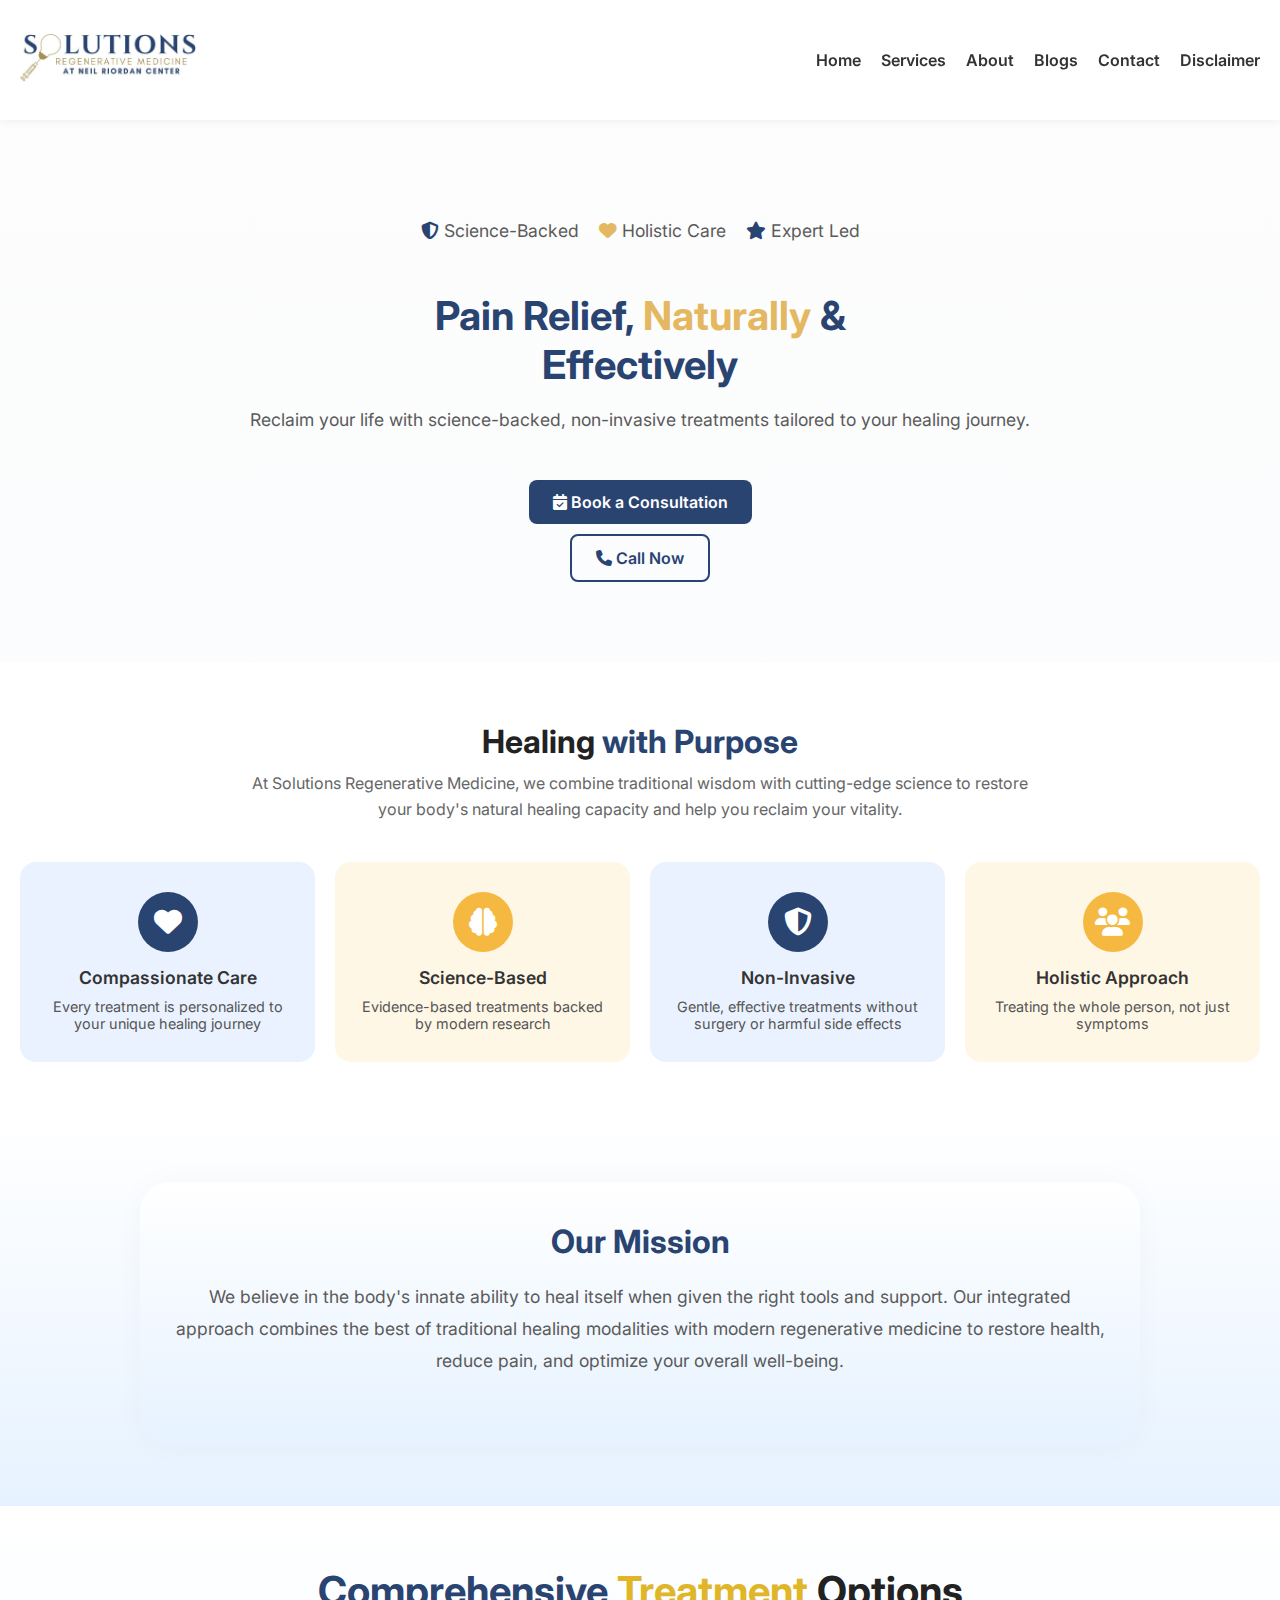
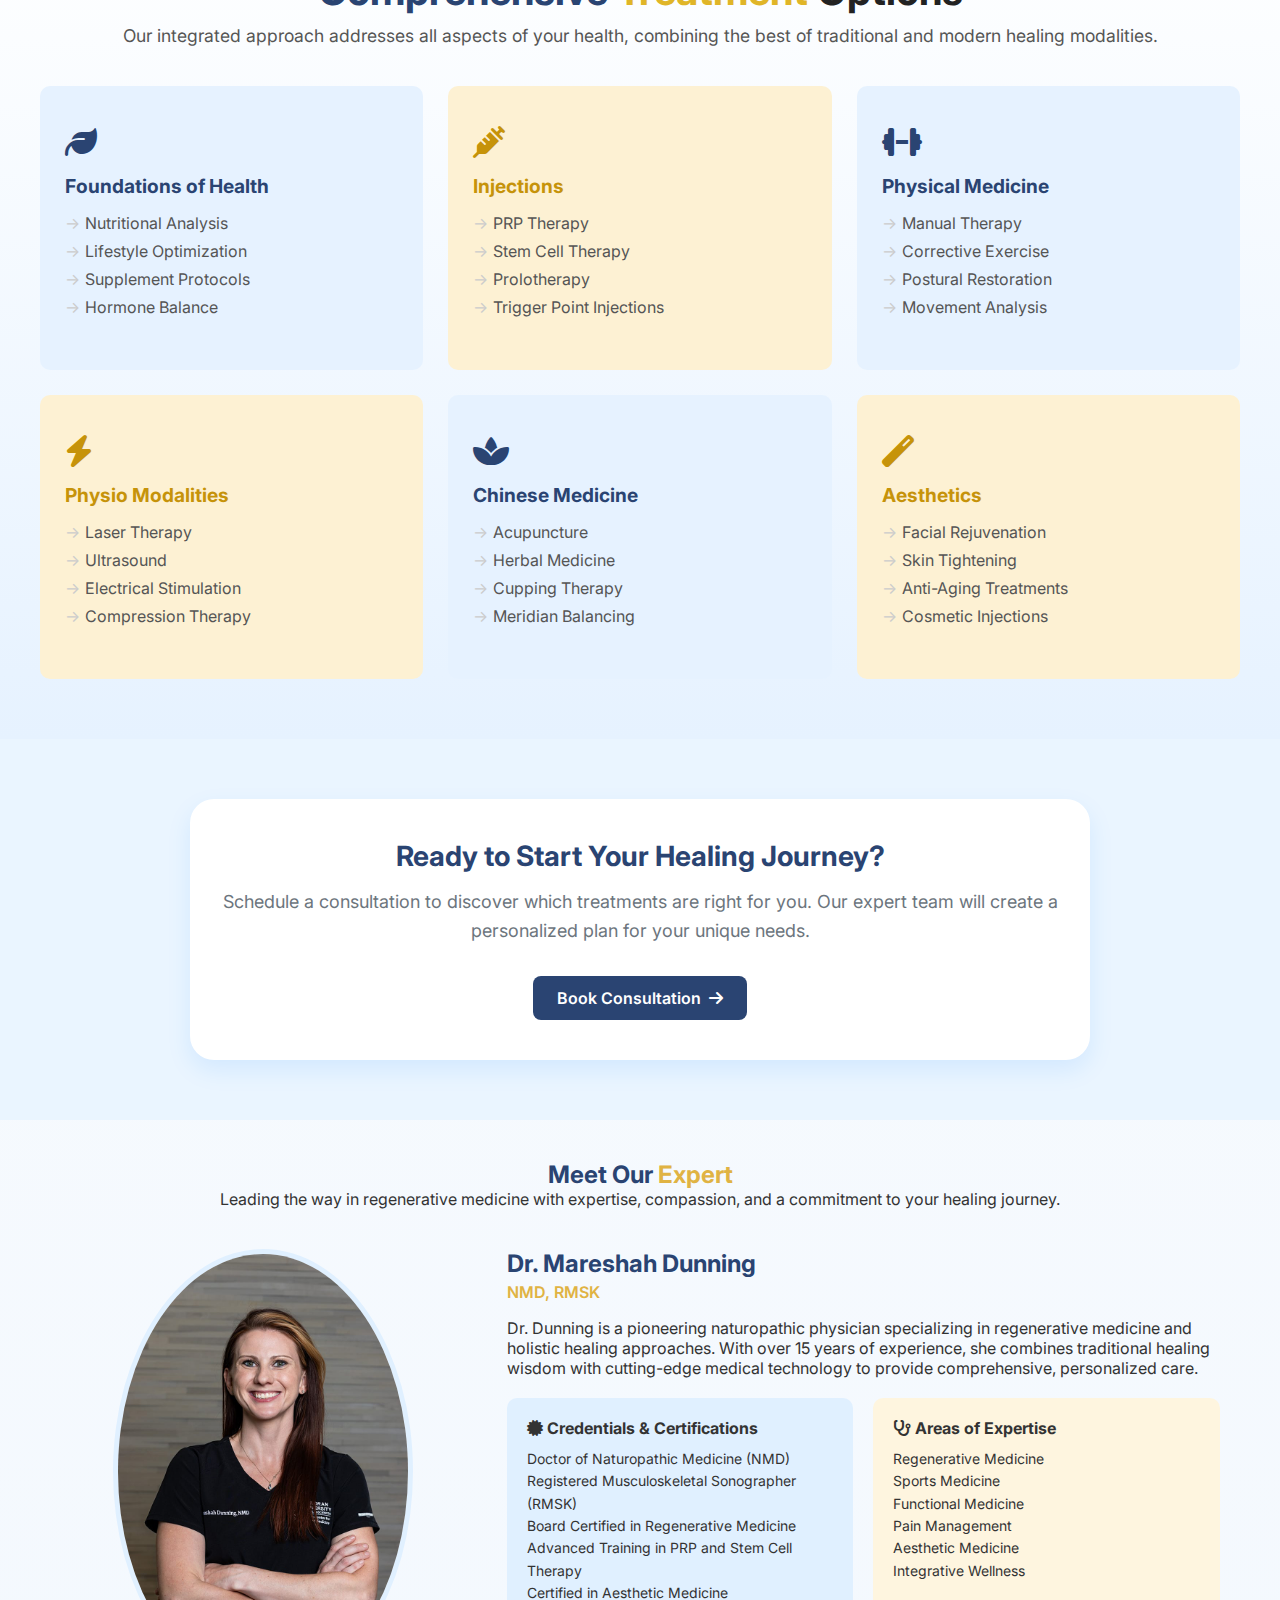
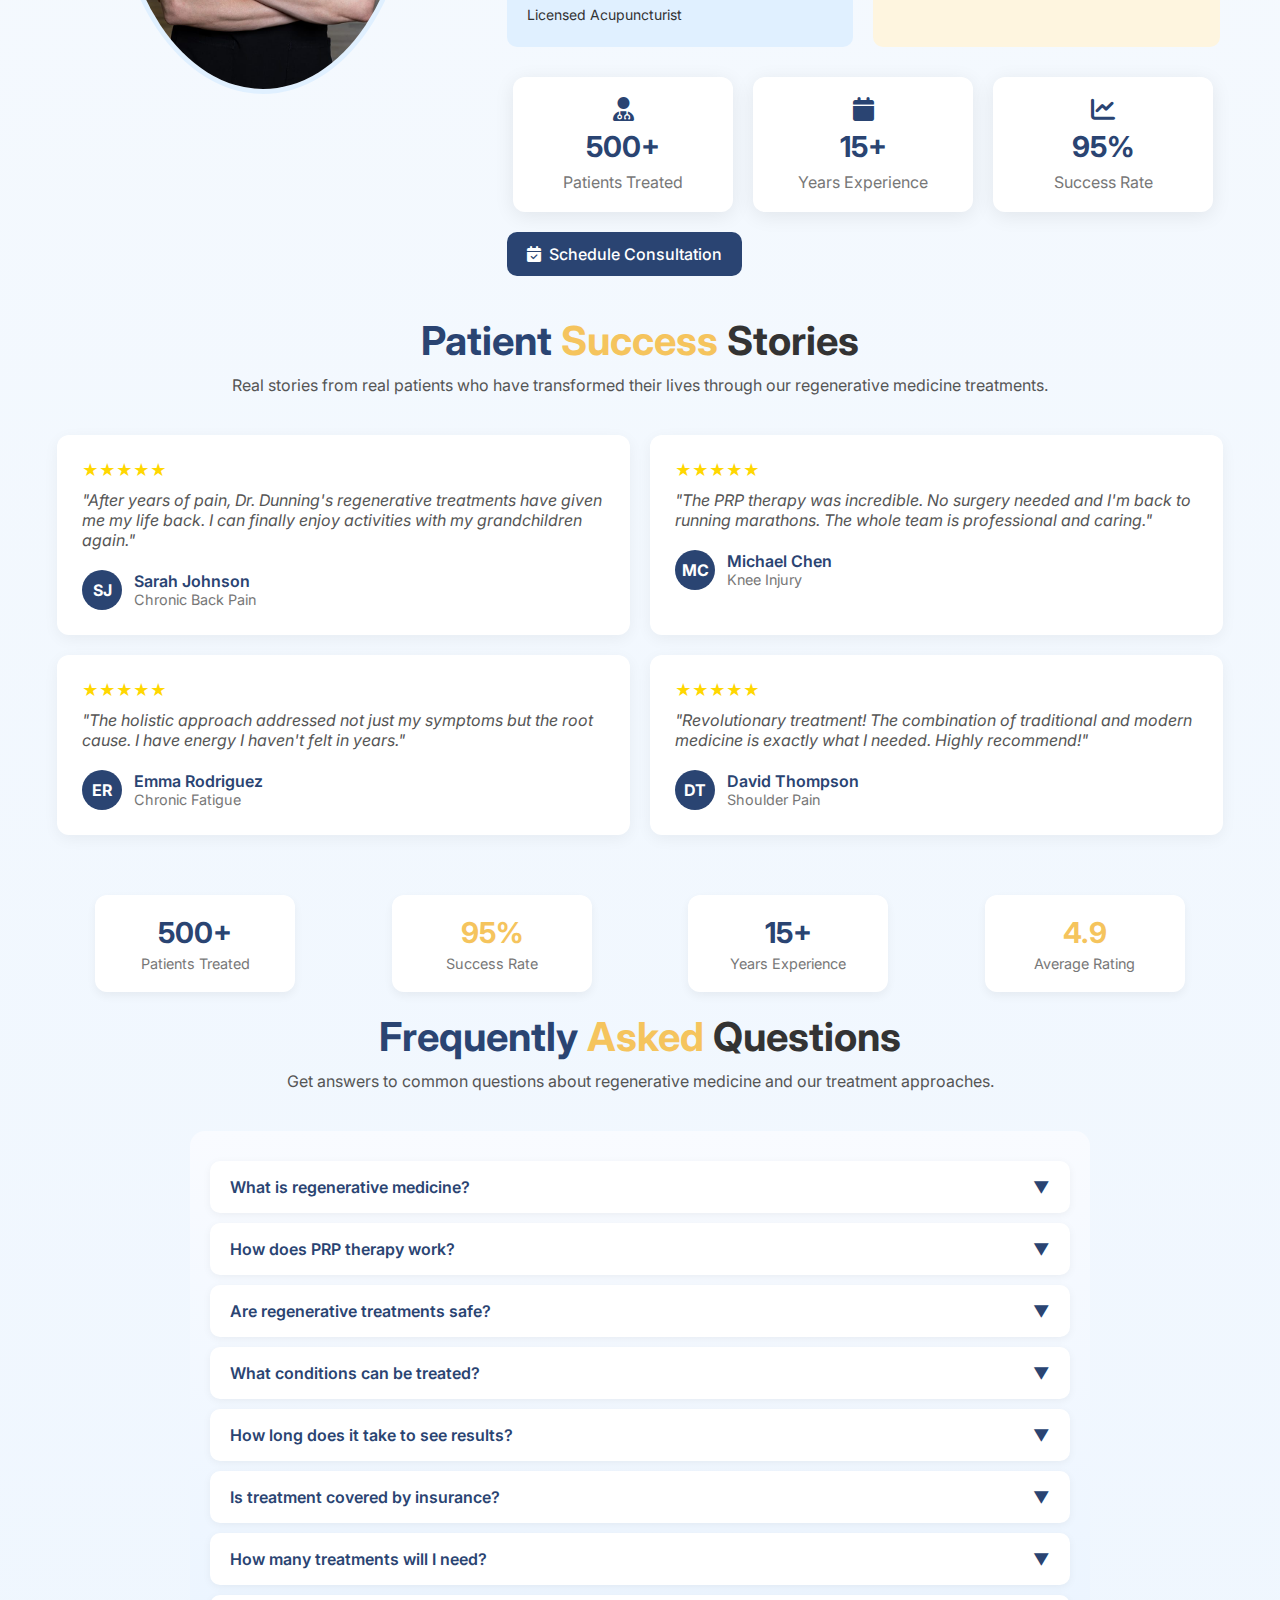
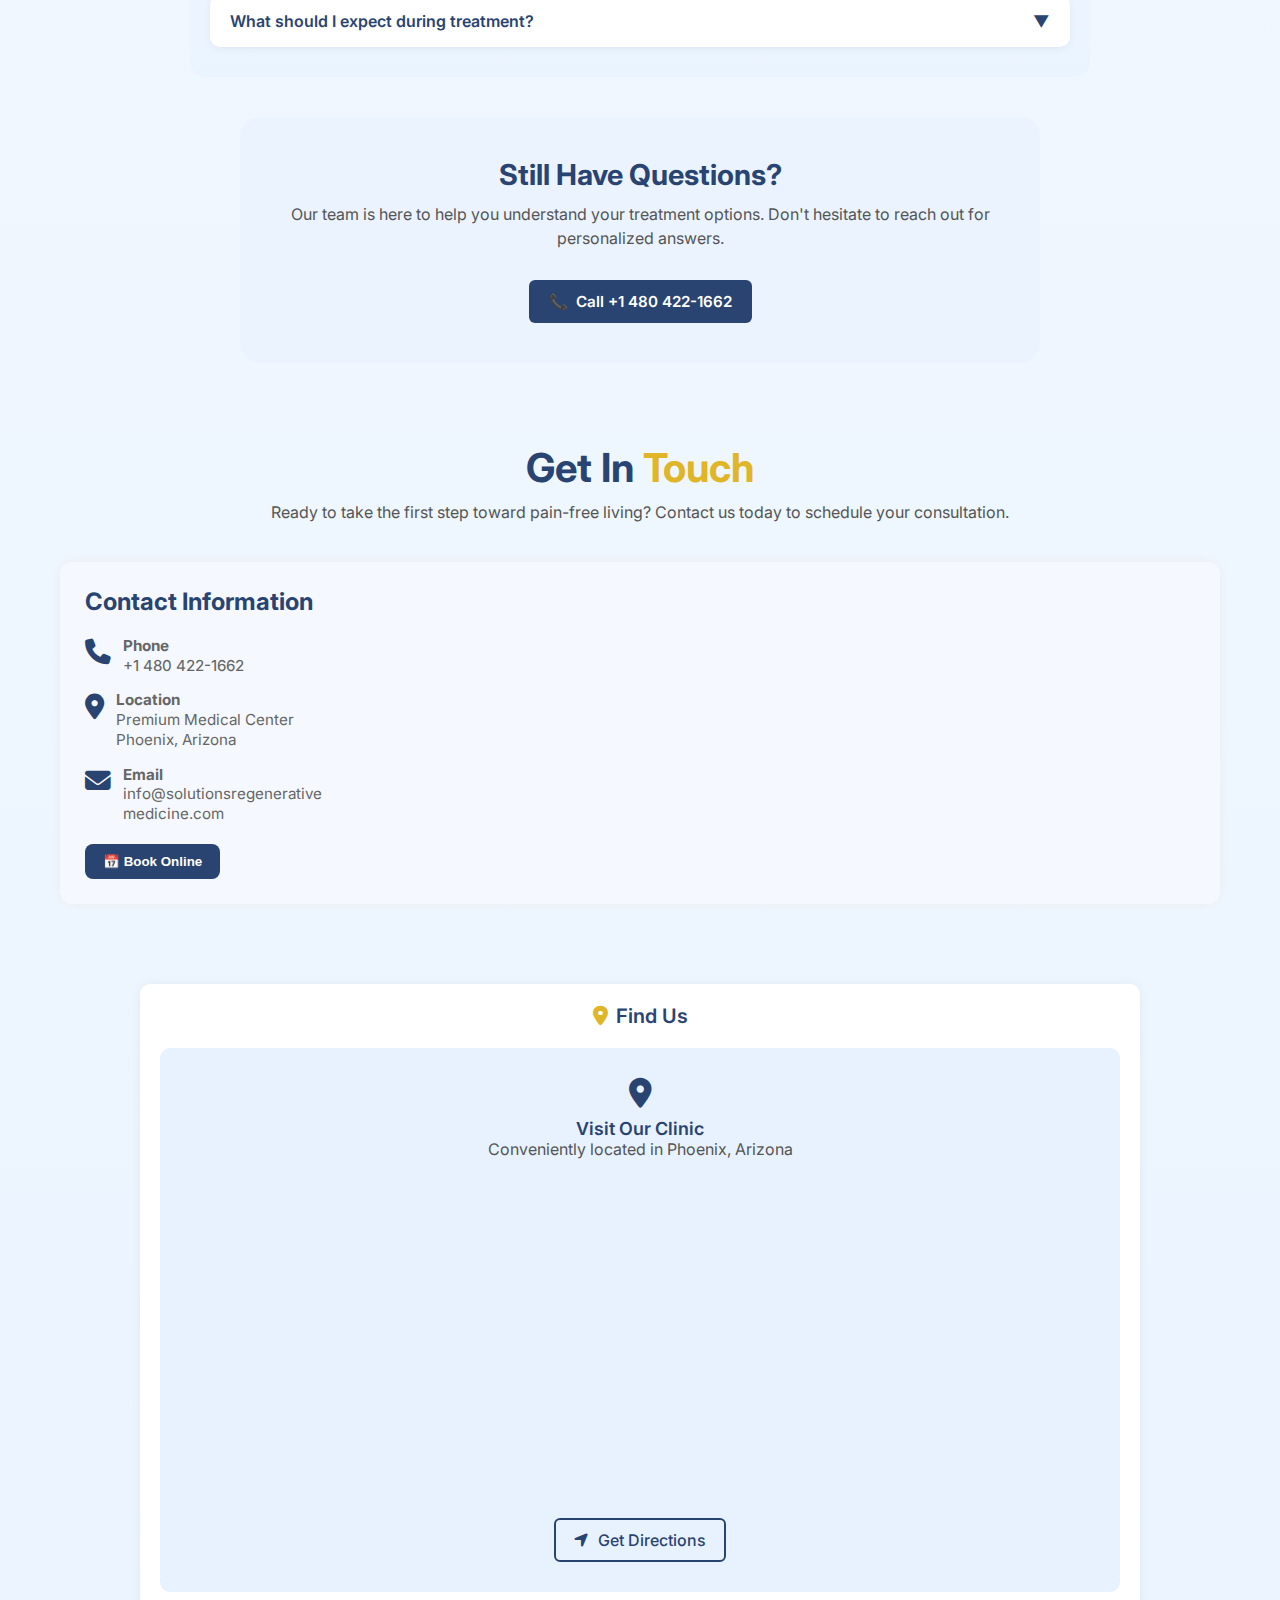
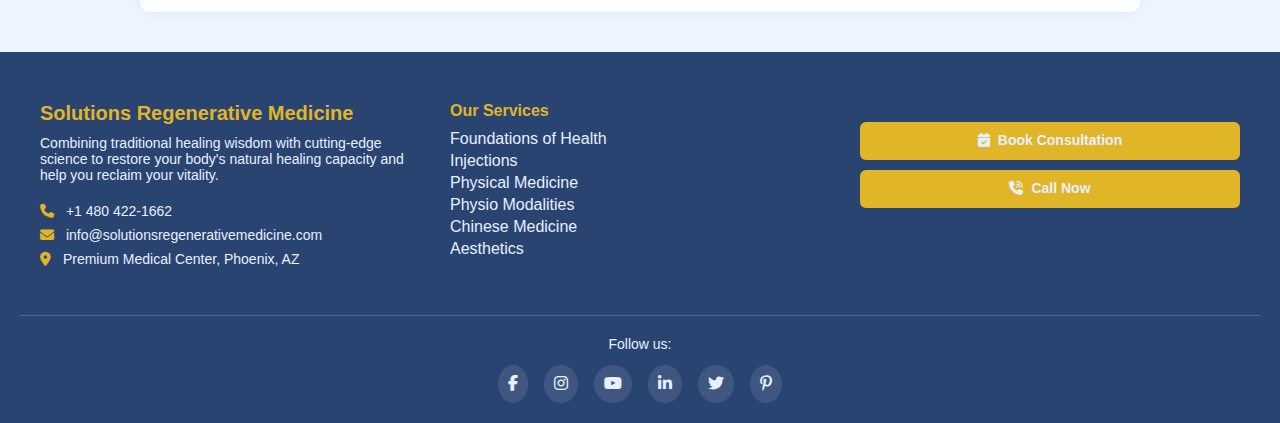
<file: index.html>
<!DOCTYPE html>
<html lang="en">

<head>
  <meta charset="UTF-8" />
  <meta name="viewport" content="width=device-width, initial-scale=1.0" />
  <title>Solutions Regenerative Medicine</title>
  <link rel="stylesheet" href="https://cdnjs.cloudflare.com/ajax/libs/font-awesome/6.4.0/css/all.min.css" />
  <link href="https://fonts.googleapis.com/css2?family=Inter:wght@400;600;700&display=swap" rel="stylesheet" />
  <link rel="stylesheet" href="style.css">
</head>

<body>
  <header>
    <div class="logo">
      <img src="Website-Logo (1).jpg" alt="Logo" />
    </div>
    <div class="hamburger" onclick="toggleMenu()">
      <i class="fas fa-bars"></i>
    </div>
    <nav id="navMenu">
      <a href="#">Home</a>

      <div class="dropdown">
        <a href="#services">Services</a>
        <div class="dropdown-content">
          <a href="Services.html">Foundations of Health</a>
          <a href="injection.html">Injections</a>
          <a href="Phisical-Medicine.html">Physical Medicine</a>
          <a href="phsiomodalities.html">Physiomodalities</a>
          <a href="chinese-medicine.html">Chinese Medicine</a>
          <a href="Aesthetic.html">Aesthetics</a>
        </div>
      </div>

      <div class="dropdown">
        <a href="#about">About</a>
        <div class="dropdown-content">
          <a href="abt-philosophy.html">My Naturopathic Philosophy</a>
          <a href="Mareshah.html">Mareshah Dunning, NMD</a>
          <a href="pricing.html">Pricing
        </div>
        </a>
      </div>
      </div>

      <div class="dropdown">
        <a href="#blogs">Blogs</a>
         <!-- <div class="dropdown-content">
           <a href="#b1">Foundation of health (Exercise)</a>
          <a href="#b2">Foundation of health (Diet)</a>
          <a href="#b3">Regenerative Medicine</a>
          <a href="#b4">Mind Body</a>
          <a href="#b5">Supplements and Medications</a>
          <a href="#b5">Diseases</a>
        </div> -->
      </div>

      <a href="contact.html">Contact</a>
      <a href="Disclaimer.html">Disclaimer</a>
    </nav>
  </header>

  <section class="hero">
    <div class="features">
      <p>
        <i class="fas fa-shield-alt" style="color: var(--blue);"></i> Science-Backed
        &nbsp;&nbsp;
        <i class="fas fa-heart" style="color: var(--gold);"></i> Holistic Care
        &nbsp;&nbsp;
        <i class="fas fa-star" style="color: var(--blue);"></i> Expert Led
      </p>
    </div>
    <h1>Pain Relief, <span>Naturally</span> & <br />Effectively</h1>
    <p>Reclaim your life with science-backed, non-invasive treatments tailored to your healing journey.</p>

    <div class="hero-buttons">
      <a href="https://calendar.google.com/calendar/appointments/AcZssZ3KXUUR-HD4ceIrjLKuW3GlxNaqF24sFbkhqQ8=" class="book-btn"><i class="fas fa-calendar-check"></i> Book a Consultation</a>
    </div>
    <div class="hero-buttons">
      <a href="tel:+14804221662" class="call-btn"><i class="fas fa-phone"></i> Call Now</a>
    </div>

    <!-- <div class="phone-box">
      <p><i class="fas fa-phone"></i> <a href="tel:+14804221662">Call +1 480 422-1662</a>
      </p>
      <p class="pp">Available Mon–Fri 8AM–6PM</p>
    </div> -->
  </section>


  <section class="healing-section">
    <h2>
      Healing <span>with Purpose</span>
    </h2>
    <p class="healing-subtext">
      At Solutions Regenerative Medicine, we combine traditional wisdom with cutting-edge
      science to restore your body's natural healing capacity and help you reclaim your vitality.
    </p>

    <div class="healing-cards">
      <div class="healing-card blue-card">
        <div class="icon"><i class="fas fa-heart"></i></div>
        <h3>Compassionate Care</h3>
        <p>Every treatment is personalized to your unique healing journey</p>
      </div>

      <div class="healing-card gold-card">
        <div class="icon"><i class="fas fa-brain"></i></div>
        <h3>Science-Based</h3>
        <p>Evidence-based treatments backed by modern research</p>
      </div>

      <div class="healing-card blue-card">
        <div class="icon"><i class="fas fa-shield-alt"></i></div>
        <h3>Non-Invasive</h3>
        <p>Gentle, effective treatments without surgery or harmful side effects</p>
      </div>

      <div class="healing-card gold-card">
        <div class="icon"><i class="fas fa-users"></i></div>
        <h3>Holistic Approach</h3>
        <p>Treating the whole person, not just symptoms</p>
      </div>
    </div>
  </section>




  <section class="mission-section">
    <div class="mission-container">
      <h2 class="mission-title">Our Mission</h2>
      <p class="mission-text">
        We believe in the body's innate ability to heal itself when given the right tools and support.
        Our integrated approach combines the best of traditional healing modalities with modern regenerative
        medicine to restore health, reduce pain, and optimize your overall well-being.
      </p>
    </div>
  </section>





  <section class="treatment-section">
    <div class="container">
      <h2 class="section-title">
        <span class="text-blue">Comprehensive</span>
        <span class="text-gold">Treatment</span>
        <span class="text-black">Options</span>
      </h2>
      <p class="section-subtitle">
        Our integrated approach addresses all aspects of your health, combining the best of traditional and modern
        healing modalities.
      </p>

      <div class="cards-grid">
        <!-- Card 1 -->
        <div class="card card-blue">
          <div class="card-icon"><i class="fas fa-leaf"></i></div>
          <h3>Foundations of Health</h3>
          <ul>
            <li>Nutritional Analysis</li>
            <li>Lifestyle Optimization</li>
            <li>Supplement Protocols</li>
            <li>Hormone Balance</li>
          </ul>
        </div>

        <!-- Card 2 -->
        <div class="card card-gold">
          <div class="card-icon"><i class="fas fa-syringe"></i></div>
          <h3>Injections</h3>
          <ul>
            <li>PRP Therapy</li>
            <li>Stem Cell Therapy</li>
            <li>Prolotherapy</li>
            <li>Trigger Point Injections</li>
          </ul>
        </div>

        <!-- Card 3 -->
        <div class="card card-blue">
          <div class="card-icon"><i class="fas fa-dumbbell"></i></div>
          <h3>Physical Medicine</h3>
          <ul>
            <li>Manual Therapy</li>
            <li>Corrective Exercise</li>
            <li>Postural Restoration</li>
            <li>Movement Analysis</li>
          </ul>
        </div>

        <!-- Card 4 -->
        <div class="card card-gold">
          <div class="card-icon"><i class="fas fa-bolt"></i></div>
          <h3>Physio Modalities</h3>
          <ul>
            <li>Laser Therapy</li>
            <li>Ultrasound</li>
            <li>Electrical Stimulation</li>
            <li>Compression Therapy</li>
          </ul>
        </div>

        <!-- Card 5 -->
        <div class="card card-blue">
          <div class="card-icon"><i class="fas fa-spa"></i></div>
          <h3>Chinese Medicine</h3>
          <ul>
            <li>Acupuncture</li>
            <li>Herbal Medicine</li>
            <li>Cupping Therapy</li>
            <li>Meridian Balancing</li>
          </ul>
        </div>

        <!-- Card 6 -->
        <div class="card card-gold">
          <div class="card-icon"><i class="fas fa-magic"></i></div>
          <h3>Aesthetics</h3>
          <ul>
            <li>Facial Rejuvenation</li>
            <li>Skin Tightening</li>
            <li>Anti-Aging Treatments</li>
            <li>Cosmetic Injections</li>
          </ul>
        </div>
      </div>
    </div>
  </section>





  <section class="consultation-section">
    <div class="consultation-box">
      <h2 class="consultation-title">Ready to Start Your Healing Journey?</h2>
      <p class="consultation-subtitle">
        Schedule a consultation to discover which treatments are right for you.
        Our expert team will create a personalized plan for your unique needs.
      </p>
      <div class="consultation-buttons">
        <a href="https://calendar.google.com/calendar/appointments/AcZssZ3KXUUR-HD4ceIrjLKuW3GlxNaqF24sFbkhqQ8=" class="btn primary-btn">
          Book Consultation <i class="fas fa-arrow-right"></i>
        </a>
      </div>
    </div>
  </section>





  <section class="doctor-section">
    <div class="doctor-header">
      <h2><span class="blue">Meet Our</span> <span class="gold">Expert</span></h2>
      <p>Leading the way in regenerative medicine with expertise, compassion, and a commitment to your healing journey.
      </p>
    </div>

    <div class="doctor-container">
      <div class="doctor-image">
        <img src="belli-img.jpeg" alt="Dr. Mareshah Dunning" />
      </div>

      <div class="doctor-details">
        <h3>Dr. Mareshah Dunning</h3>
        <p class="credentials">NMD, RMSK</p>
        <p class="bio">
          Dr. Dunning is a pioneering naturopathic physician specializing in regenerative medicine and holistic healing
          approaches. With over 15 years of experience, she combines traditional healing wisdom with cutting-edge
          medical technology to provide comprehensive, personalized care.
        </p>

        <div class="boxes">
          <div class="box light-blue">
            <h4><i class="fas fa-certificate"></i> Credentials & Certifications</h4>
            <ul>
              <li>Doctor of Naturopathic Medicine (NMD)</li>
              <li>Registered Musculoskeletal Sonographer (RMSK)</li>
              <li>Board Certified in Regenerative Medicine</li>
              <li>Advanced Training in PRP and Stem Cell Therapy</li>
              <li>Certified in Aesthetic Medicine</li>
              <li>Licensed Acupuncturist</li>
            </ul>
          </div>

          <div class="box light-gold">
            <h4><i class="fas fa-stethoscope"></i> Areas of Expertise</h4>
            <ul>
              <li>Regenerative Medicine</li>
              <li>Sports Medicine</li>
              <li>Functional Medicine</li>
              <li>Pain Management</li>
              <li>Aesthetic Medicine</li>
              <li>Integrative Wellness</li>
            </ul>
          </div>
        </div>

        <div class="stats">
          <div class="stat"><i class="fas fa-user-md"></i><span>500+</span>
            <p>Patients Treated</p>
          </div>
          <div class="stat"><i class="fas fa-calendar"></i><span>15+</span>
            <p>Years Experience</p>
          </div>
          <div class="stat"><i class="fas fa-chart-line"></i><span>95%</span>
            <p>Success Rate</p>
          </div>
        </div>

        <a href="https://calendar.google.com/calendar/appointments/AcZssZ3KXUUR-HD4ceIrjLKuW3GlxNaqF24sFbkhqQ8=" 
   target="_blank" 
   class="consult-btn">
  <i class="fas fa-calendar-check"></i> Schedule Consultation
</a>
      </div>
    </div>
  </section>





  <div class="section-wrapper">
    <h2 class="section-title">
      <span class="highlight-blue">Patient</span> <span class="highlight-yellow">Success</span> <span>Stories</span>
    </h2>
    <p class="subtitle-text">
      Real stories from real patients who have transformed their lives through our regenerative medicine treatments.
    </p>

    <div class="reviews-grid">
      <!-- Review 1 -->
      <div class="review-box">
        <div class="rating-stars">★★★★★</div>
        <div class="review-quote">
          "After years of pain, Dr. Dunning's regenerative treatments have given me my life back. I can finally enjoy
          activities with my grandchildren again."
        </div>
        <div class="review-author">
          <div class="author-icon">SJ</div>
          <div class="author-details">
            <span class="author-name">Sarah Johnson</span>
            <span class="author-issue">Chronic Back Pain</span>
          </div>
        </div>
      </div>

      <!-- Review 2 -->
      <div class="review-box">
        <div class="rating-stars">★★★★★</div>
        <div class="review-quote">
          "The PRP therapy was incredible. No surgery needed and I'm back to running marathons. The whole team is
          professional and caring."
        </div>
        <div class="review-author">
          <div class="author-icon">MC</div>
          <div class="author-details">
            <span class="author-name">Michael Chen</span>
            <span class="author-issue">Knee Injury</span>
          </div>
        </div>
      </div>

      <!-- Review 3 -->
      <div class="review-box">
        <div class="rating-stars">★★★★★</div>
        <div class="review-quote">
          "The holistic approach addressed not just my symptoms but the root cause. I have energy I haven't felt in
          years."
        </div>
        <div class="review-author">
          <div class="author-icon">ER</div>
          <div class="author-details">
            <span class="author-name">Emma Rodriguez</span>
            <span class="author-issue">Chronic Fatigue</span>
          </div>
        </div>
      </div>

      <!-- Review 4 -->
      <div class="review-box">
        <div class="rating-stars">★★★★★</div>
        <div class="review-quote">
          "Revolutionary treatment! The combination of traditional and modern medicine is exactly what I needed. Highly
          recommend!"
        </div>
        <div class="review-author">
          <div class="author-icon">DT</div>
          <div class="author-details">
            <span class="author-name">David Thompson</span>
            <span class="author-issue">Shoulder Pain</span>
          </div>
        </div>
      </div>
    </div>

    <div class="stats-section">
      <div class="stat-item">
        <h3>500+</h3>
        <p>Patients Treated</p>
      </div>
      <div class="stat-item">
        <h3 style="color:#f5c45d;">95%</h3>
        <p>Success Rate</p>
      </div>
      <div class="stat-item">
        <h3>15+</h3>
        <p>Years Experience</p>
      </div>
      <div class="stat-item">
        <h3 style="color:#f5c45d;">4.9</h3>
        <p>Average Rating</p>
      </div>
    </div>
  </div>





  <section class="faq-section">
    <h2 class="faq-title">
      <span class="blue">Frequently</span> <span class="yellow">Asked</span> <span>Questions</span>
    </h2>
    <p class="faq-subtext">Get answers to common questions about regenerative medicine and our treatment approaches.</p>

    <div class="faq-container">

      <!-- Item 1 -->
      <div class="faq-item">
        <div class="faq-question">
          What is regenerative medicine?
          <span class="arrow">▼</span>
        </div>
        <div class="faq-answer">
          Regenerative medicine focuses on restoring or establishing normal function by repairing or replacing damaged
          tissues and organs.
        </div>
      </div>

      <!-- Item 2 -->
      <div class="faq-item">
        <div class="faq-question">
          How does PRP therapy work?
          <span class="arrow">▼</span>
        </div>
        <div class="faq-answer">
          Platelet-Rich Plasma (PRP) therapy uses your own blood components to promote healing of injured tendons,
          ligaments, muscles, and joints.
        </div>
      </div>

      <!-- Item 3 -->
      <div class="faq-item">
        <div class="faq-question">
          Are regenerative treatments safe?
          <span class="arrow">▼</span>
        </div>
        <div class="faq-answer">
          Yes, when performed by licensed professionals, regenerative treatments are generally safe and minimally
          invasive.
        </div>
      </div>

      <!-- Item 4 -->
      <div class="faq-item">
        <div class="faq-question">
          What conditions can be treated?
          <span class="arrow">▼</span>
        </div>
        <div class="faq-answer">
          Conditions like joint pain, arthritis, tendon injuries, and chronic inflammation can be effectively treated
          using regenerative techniques.
        </div>
      </div>

      <!-- Item 5 -->
      <div class="faq-item">
        <div class="faq-question">
          How long does it take to see results?
          <span class="arrow">▼</span>
        </div>
        <div class="faq-answer">
          Results vary by patient, but improvement can often be seen within a few weeks, with continued benefits over
          time.
        </div>
      </div>

      <!-- Item 6 -->
      <div class="faq-item">
        <div class="faq-question">
          Is treatment covered by insurance?
          <span class="arrow">▼</span>
        </div>
        <div class="faq-answer">
          Some regenerative treatments may not be covered under traditional insurance plans. Please consult with your
          provider.
        </div>
      </div>

      <!-- Item 7 -->
      <div class="faq-item">
        <div class="faq-question">
          How many treatments will I need?
          <span class="arrow">▼</span>
        </div>
        <div class="faq-answer">
          The number of sessions depends on your condition and response to the initial treatment. Most require 1–3
          sessions.
        </div>
      </div>

      <!-- Item 8 -->
      <div class="faq-item">
        <div class="faq-question">
          What should I expect during treatment?
          <span class="arrow">▼</span>
        </div>
        <div class="faq-answer">
          Treatments are typically outpatient and minimally invasive, with mild soreness that resolves within days.
        </div>
      </div>

    </div>
  </section>







  <section class="cta-wrapper">
    <h2 class="cta-title">Still Have Questions?</h2>
    <p class="cta-text">
      Our team is here to help you understand your treatment options. Don't hesitate to reach out for personalized
      answers.
    </p>
    <div class="cta-buttons">
      <a href="tel:+14804221662" class="cta-button">
        <i>📞</i> Call +1 480 422-1662
      </a>
      <!-- <a href="#live-chat" class="cta-button">
        <i>💬</i> Live Chat
      </a> -->
    </div>
  </section>




  <section class="contact-wrapper">
    <h1 class="section-title"><span class="text-blue">Get In</span> <span class="text-gold">Touch</span></h1>
    <p class="contact-subtitle">Ready to take the first step toward pain-free living? Contact us today to schedule your
      consultation.</p>

    <div class="contact-container">
      <!-- Left Panel -->
      <div class="contact-details-box">
        <h2 class="details-title">Contact Information</h2>
        <div class="contact-data">
          <p class="info-item"><i class="fas fa-phone info-icon"></i> <span
              class="info-text"><strong>Phone</strong><br><a href="tel:+14804221662">+1 480 422-1662</a></span></p>
          <p class="info-item"><i class="fas fa-map-marker-alt info-icon"></i> <span
              class="info-text"><strong>Location</strong><br>Premium Medical Center<br>Phoenix, Arizona</span></p>
          <p class="info-item"><i class="fas fa-envelope info-icon"></i> <span
              class="info-text"><strong>Email</strong><br>info@solutionsregenerative <br>medicine.com</span></p>
        </div>

        <div class="button-group"><a href="https://calendar.google.com/calendar/appointments/AcZssZ3KXUUR-HD4ceIrjLKuW3GlxNaqF24sFbkhqQ8=">
          <button class="btn-primary">📅 Book Online</button></a>
          <!-- <button class="btn-secondary">💬 Live Chat</button> -->
        </div>
      </div>

      <!-- Right Form -->
      <!-- <form class="form-box" action="sendmail.php" method="POST">
        <h2 class="form-title">Schedule Your Consultation</h2>
        <div class="form-grid">
          <input type="text" name="first_name" placeholder="First Name" required class="input-field" />
          <input type="text" name="last_name" placeholder="Last Name" required class="input-field" />
        </div>
        <input type="email" name="email" placeholder="Email Address" required class="input-field" />
        <input type="text" name="phone" placeholder="Phone Number" required class="input-field" />
        <select name="service" required class="input-field">
          <option value="">Select a service...</option>
          <option value="Injections">Injections</option>
          <option value="Physical Medicine">Physical Medicine</option>
          <option value="Chinese Medicine">Chinese Medicine</option>
          <option value="Aesthetics">Aesthetics</option>
        </select>
        <textarea name="message" placeholder="Tell us about your health concerns and how we can help..." required
          class="input-field"></textarea>
        <button type="submit" class="btn-submit">Send Message 📩</button>
      </form> -->
    </div>
  </section>




  <section class="location-section">
    <div class="location-container">
      <h3 class="location-title">
        <i class="fas fa-location-dot location-icon"></i>
        <span class="location-text-blue">Find Us</span>
      </h3>

      <div class="clinic-box">
        <div class="clinic-content">
          <i class="fas fa-map-marker-alt clinic-pin"></i>
          <h4 class="clinic-heading">Visit Our Clinic</h4>
          <p class="clinic-desc">Conveniently located in Phoenix, Arizona</p>

          <div class="map-wrapper">
            <iframe
              src="https://www.google.com/maps/embed?pb=!1m18!1m12!1m3!1d851140.1962960511!2d-112.68051978819769!3d33.55944540644261!2m3!1f0!2f0!3f0!3m2!1i1024!2i768!4f13.1!3m3!1m2!1s0x678031bf5248c893%3A0xd464f8847f38c55e!2sSolutions%20Regenerative%20Medicine!5e0!3m2!1sen!2sin!4v1752948046968!5m2!1sen!2sin"
              width="100%" height="300" style="border:0; border-radius: 8px;" allowfullscreen="" loading="lazy"
              referrerpolicy="no-referrer-when-downgrade">
            </iframe>
          </div>

          <a href="https://maps.app.goo.gl/mD7uMHaUAbSgfbbJ6" target="_blank" class="clinic-btn">
            <i class="fas fa-location-arrow"></i> Get Directions
          </a>
        </div>
      </div>
    </div>
  </section>





  <footer class="main-footer">
    <div class="footer-container">
      <!-- Left: Clinic Info -->
      <div class="footer-column">
        <h3 class="footer-title gold">Solutions Regenerative Medicine</h3>
        <p class="footer-text">
          Combining traditional healing wisdom with cutting-edge science to restore your body's natural healing capacity
          and help you reclaim your vitality.
        </p>
        <ul class="footer-contact">
          <li>
            <i class="fas fa-phone"></i>
            <a href="tel:+14804221662">+1 480 422-1662</a>
          </li>
          <li><i class="fas fa-envelope"></i> info@solutionsregenerativemedicine.com</li>
          <li><i class="fas fa-location-dot"></i> Premium Medical Center, Phoenix, AZ</li>
        </ul>
      </div>

      <!-- Center: Services -->
      <div class="footer-column">
        <h4 class="footer-subtitle gold">Our Services</h4>
        <div class="srv">
          <a href="Services.html">Foundations of Health</a>
          <a href="injection.html">Injections</a>
          <a href="Phisical-Medicine.html">Physical Medicine</a>
          <a href="phsiomodalities.html">Physio Modalities</a>
          <a href="chinese-medicine.html">Chinese Medicine</a>
          <a href="Aesthetic.html">Aesthetics</a>
        </div>
      </div>

      <!-- Right: Hours + Buttons -->
      <div class="footer-column">
        <!-- <h4 class="footer-subtitle gold">Office Hours</h4> -->
        <!-- <ul class="footer-hours">
          <li><i class="fas fa-clock"></i> Mon–Fri: 8:00 AM – 6:00 PM</li>
          <li><i class="fas fa-clock"></i> Sat: 9:00 AM – 2:00 PM</li>
          <li><i class="fas fa-clock"></i> Sun: Closed</li>
        </ul> -->

        <div class="footer-buttons">
          <a href="https://calendar.google.com/calendar/appointments/AcZssZ3KXUUR-HD4ceIrjLKuW3GlxNaqF24sFbkhqQ8=" class="btn-book"><i class="fas fa-calendar-check"></i> Book Consultation</a>
          <a href="tel:+14804221662" class="btn-call"><i class="fas fa-phone-volume"></i> Call Now</a>
        </div>
      </div>
    </div>

    <div class="footer-bottom">
      <p>Follow us:</p>
      <div class="social-icons">
        <a href="https://www.facebook.com/SolutionsRegenerativeMedicine" target="_blank"><i class="fab fa-facebook-f"></i></a>
        <a href="https://www.instagram.com/solutionsregenerativemedicine" target="_blank"><i class="fab fa-instagram"></i></a>
        <a href="http://youtube.com/channel/UCA2Wqx4yUR3gmqxVJNiag1Q" target="_blank"><i class="fab fa-youtube"></i></a>
        <a href="https://www.linkedin.com/in/mareshah-dunning/" target="_blank"><i class="fab fa-linkedin-in"></i></a>
        <a href="https://x.com/SolutionsRegenM" target="_blank"><i class="fab fa-twitter"></i></a>
        <a href="https://pin.it/3nby5z3fP" target="_blank"><i class="fab fa-pinterest-p"></i></a>
      </div>
    </div>
  </footer>


</body>
<script src="script.js"></script>

</html>
</file>
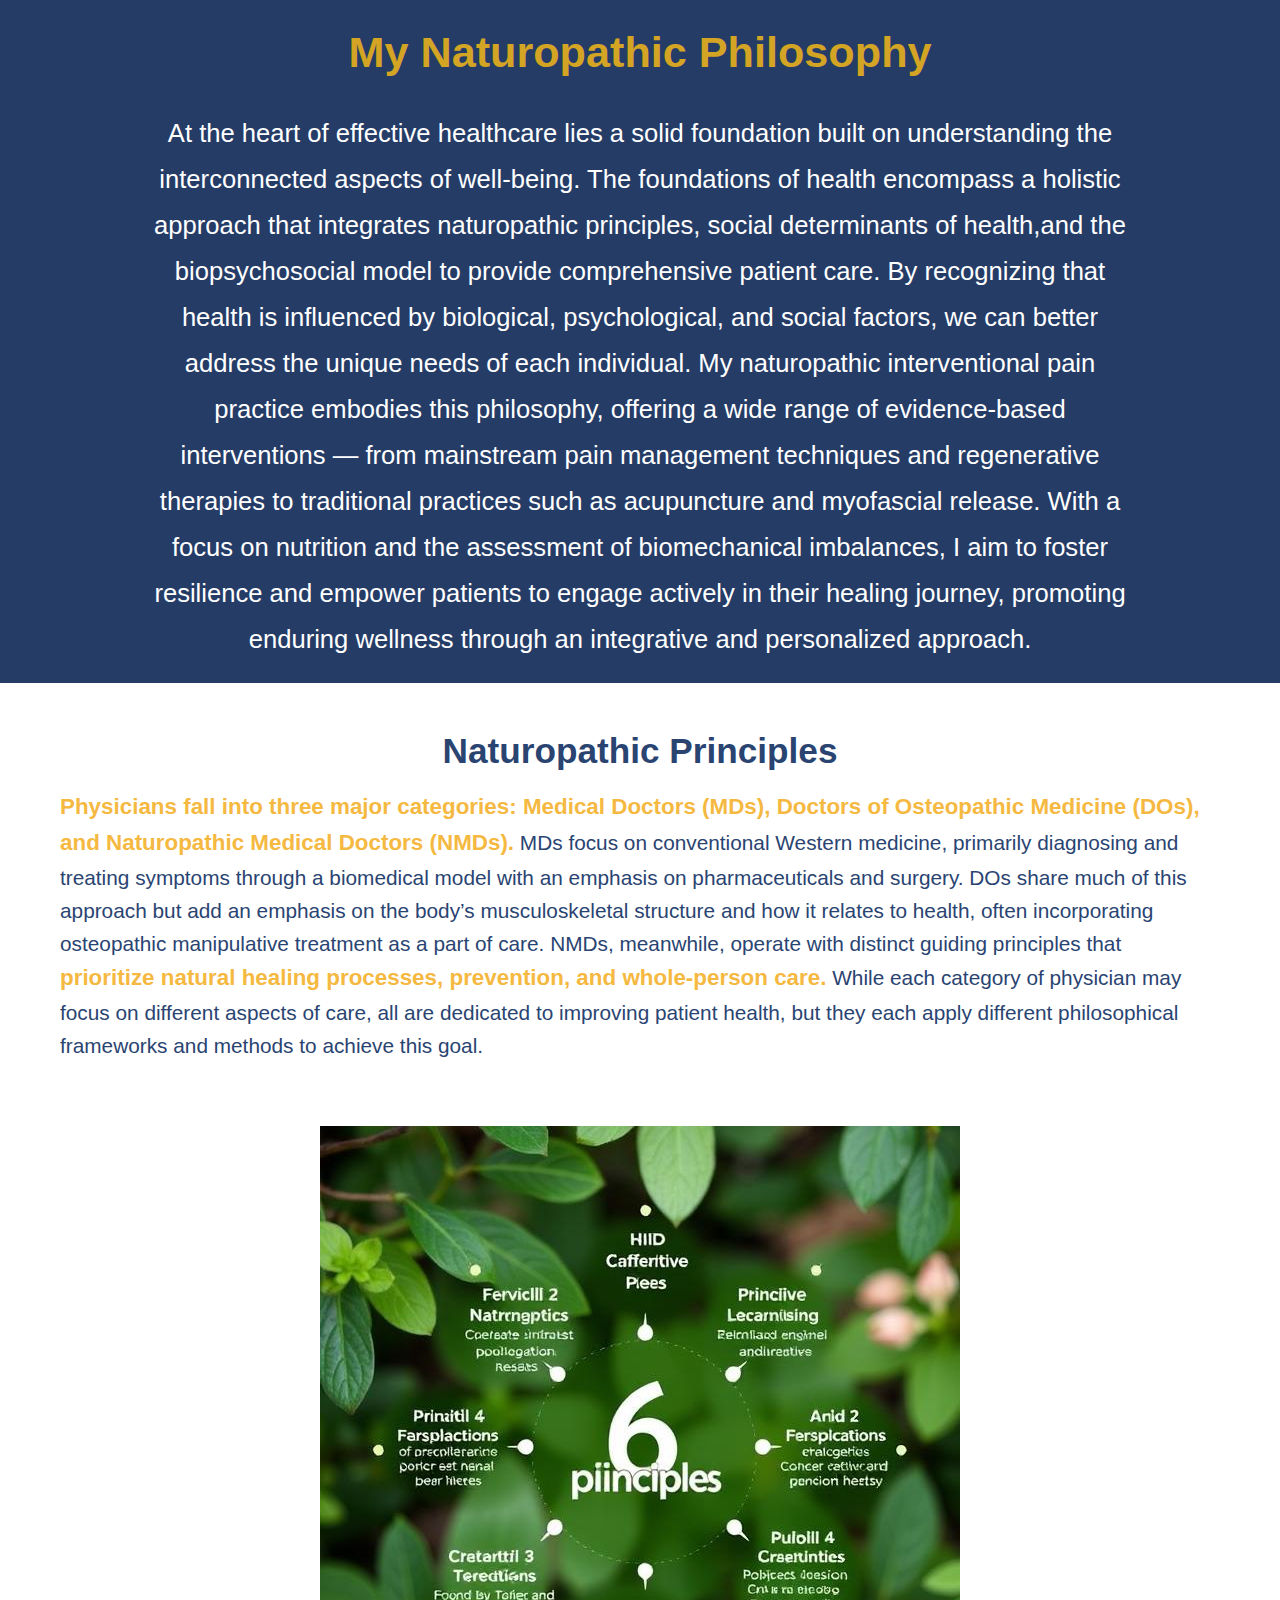
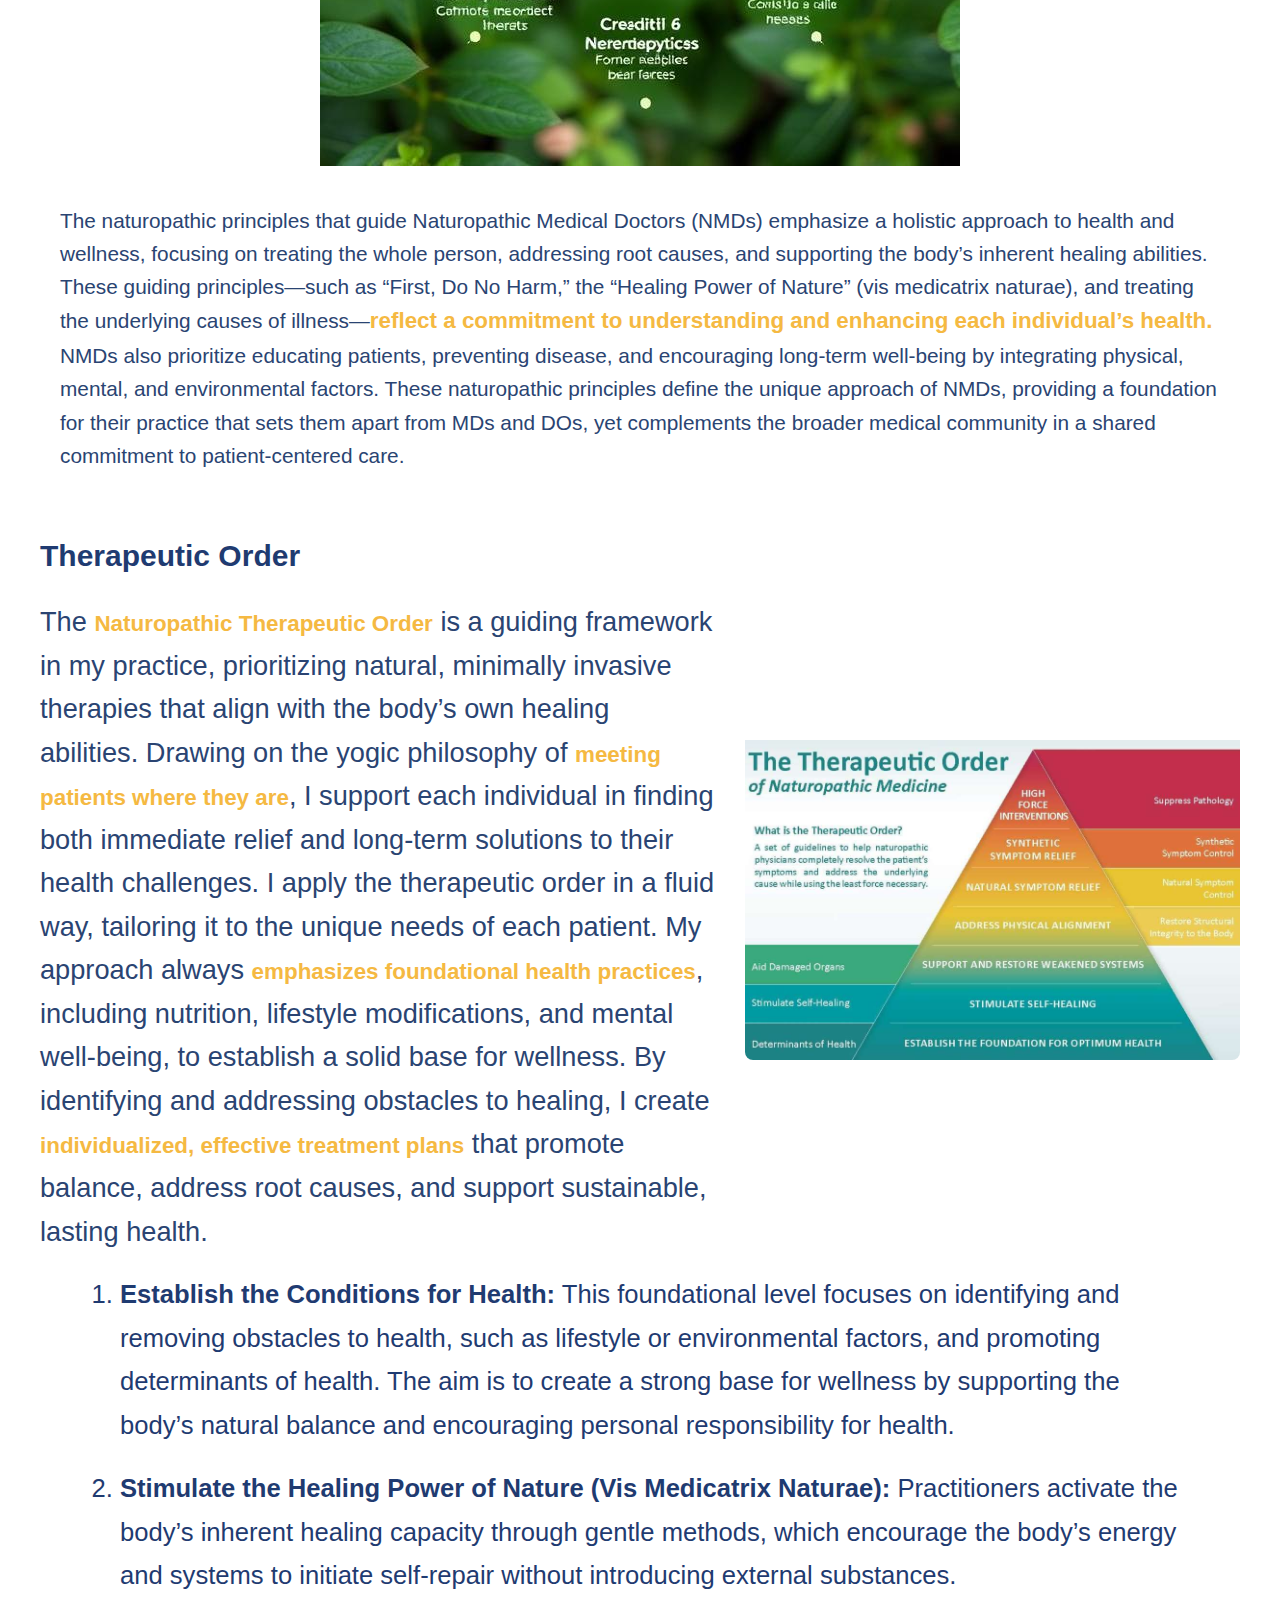
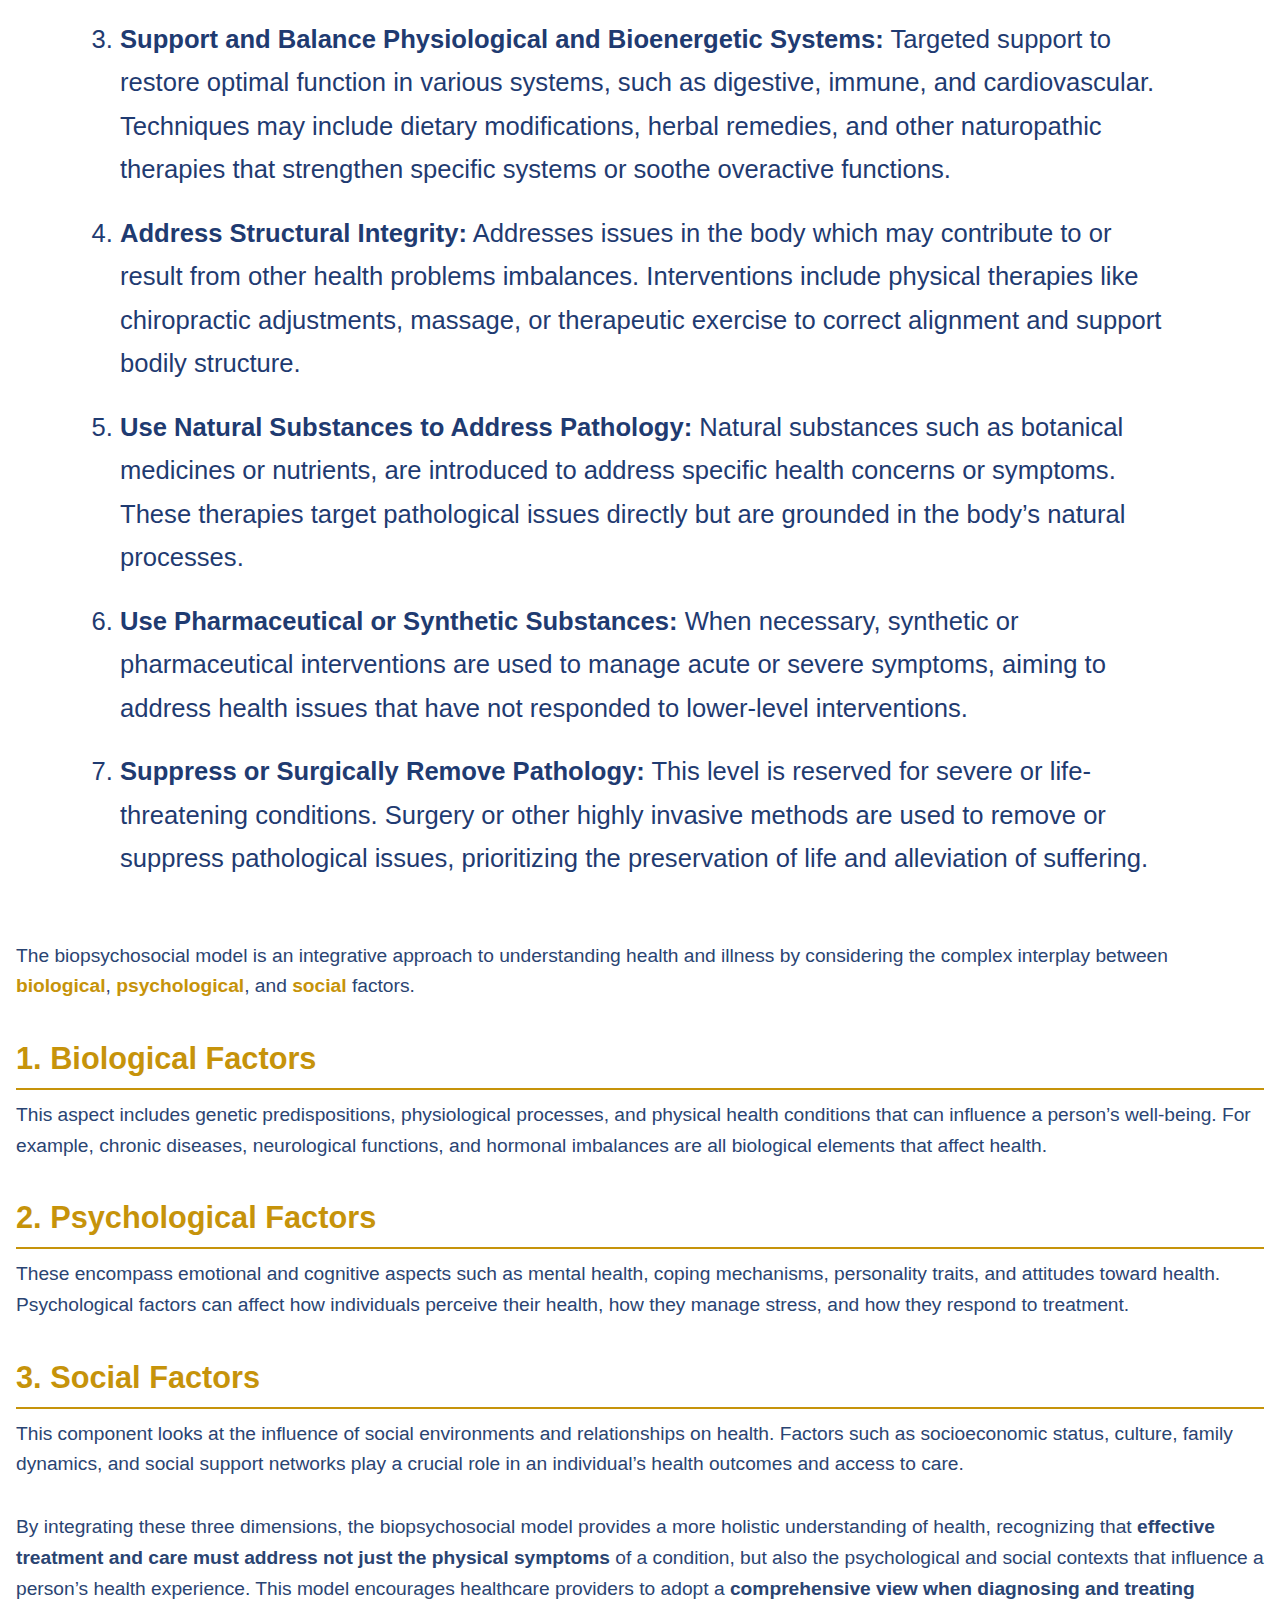
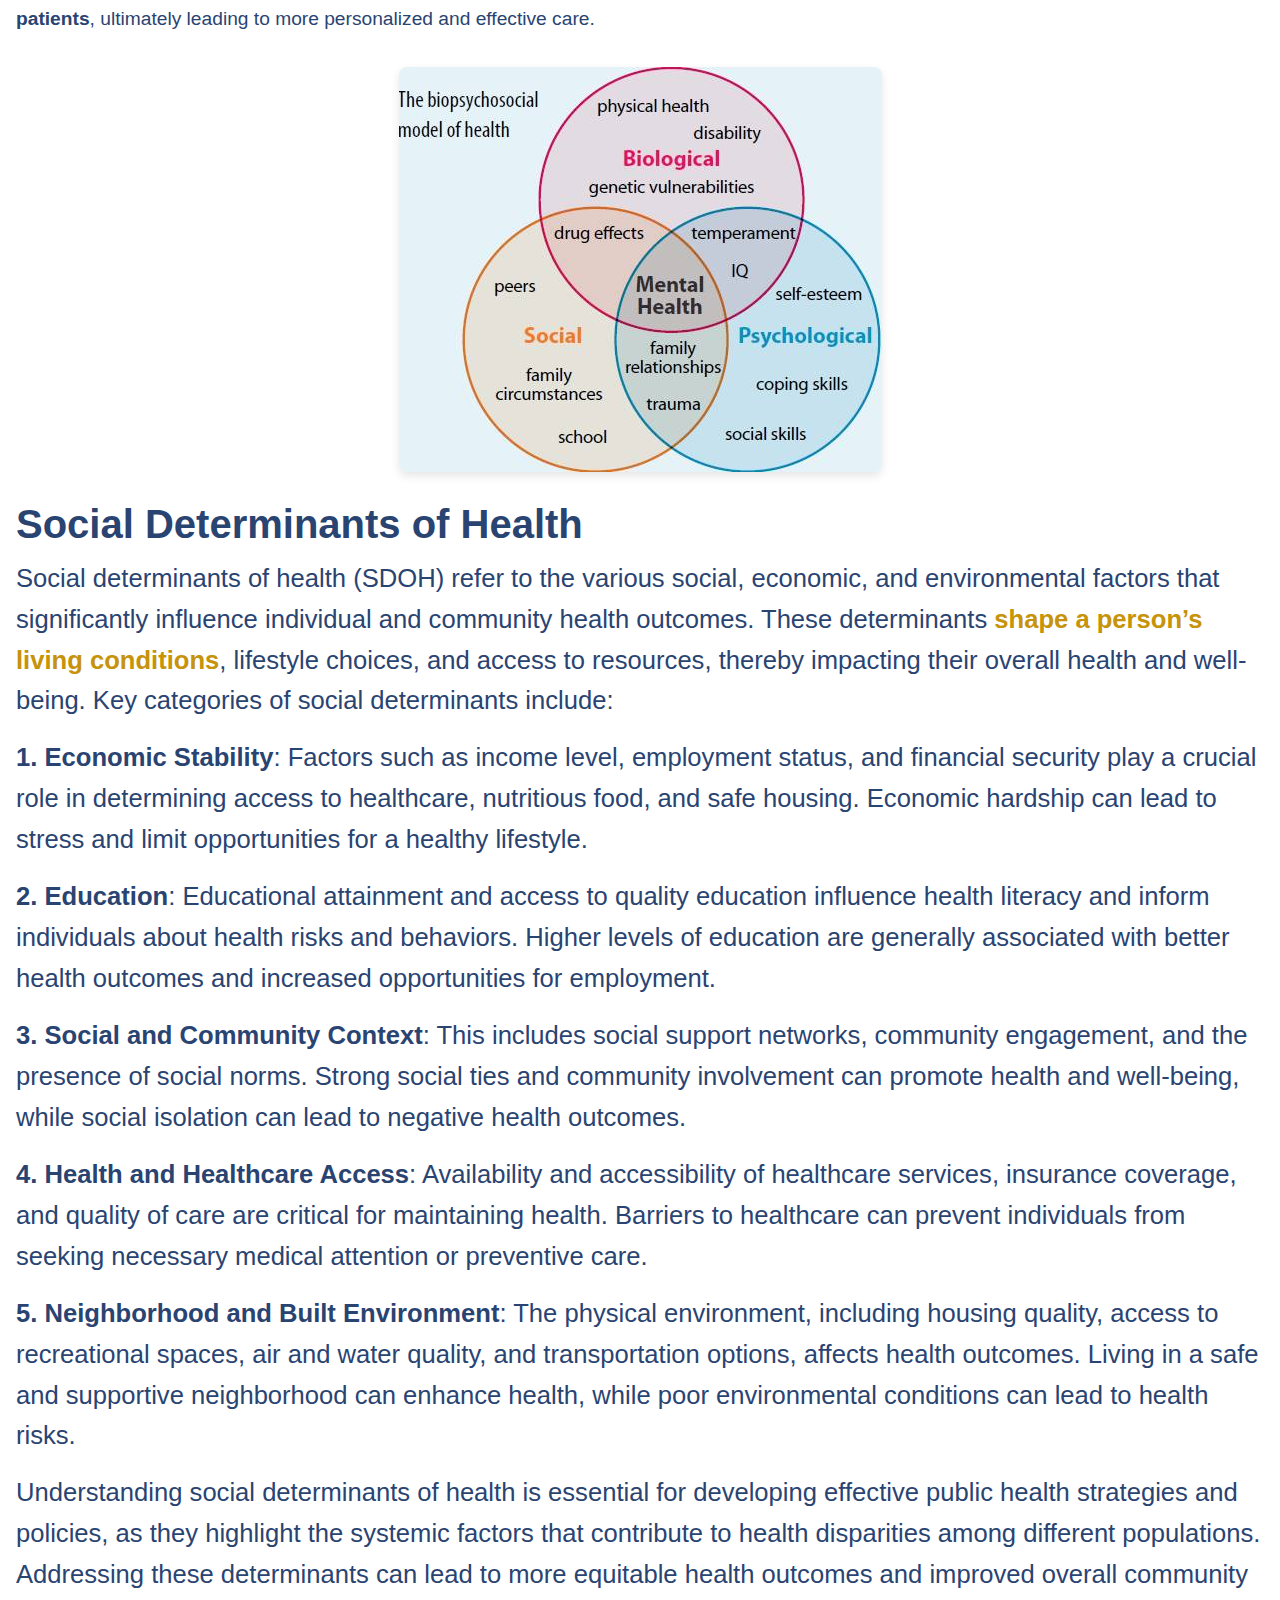
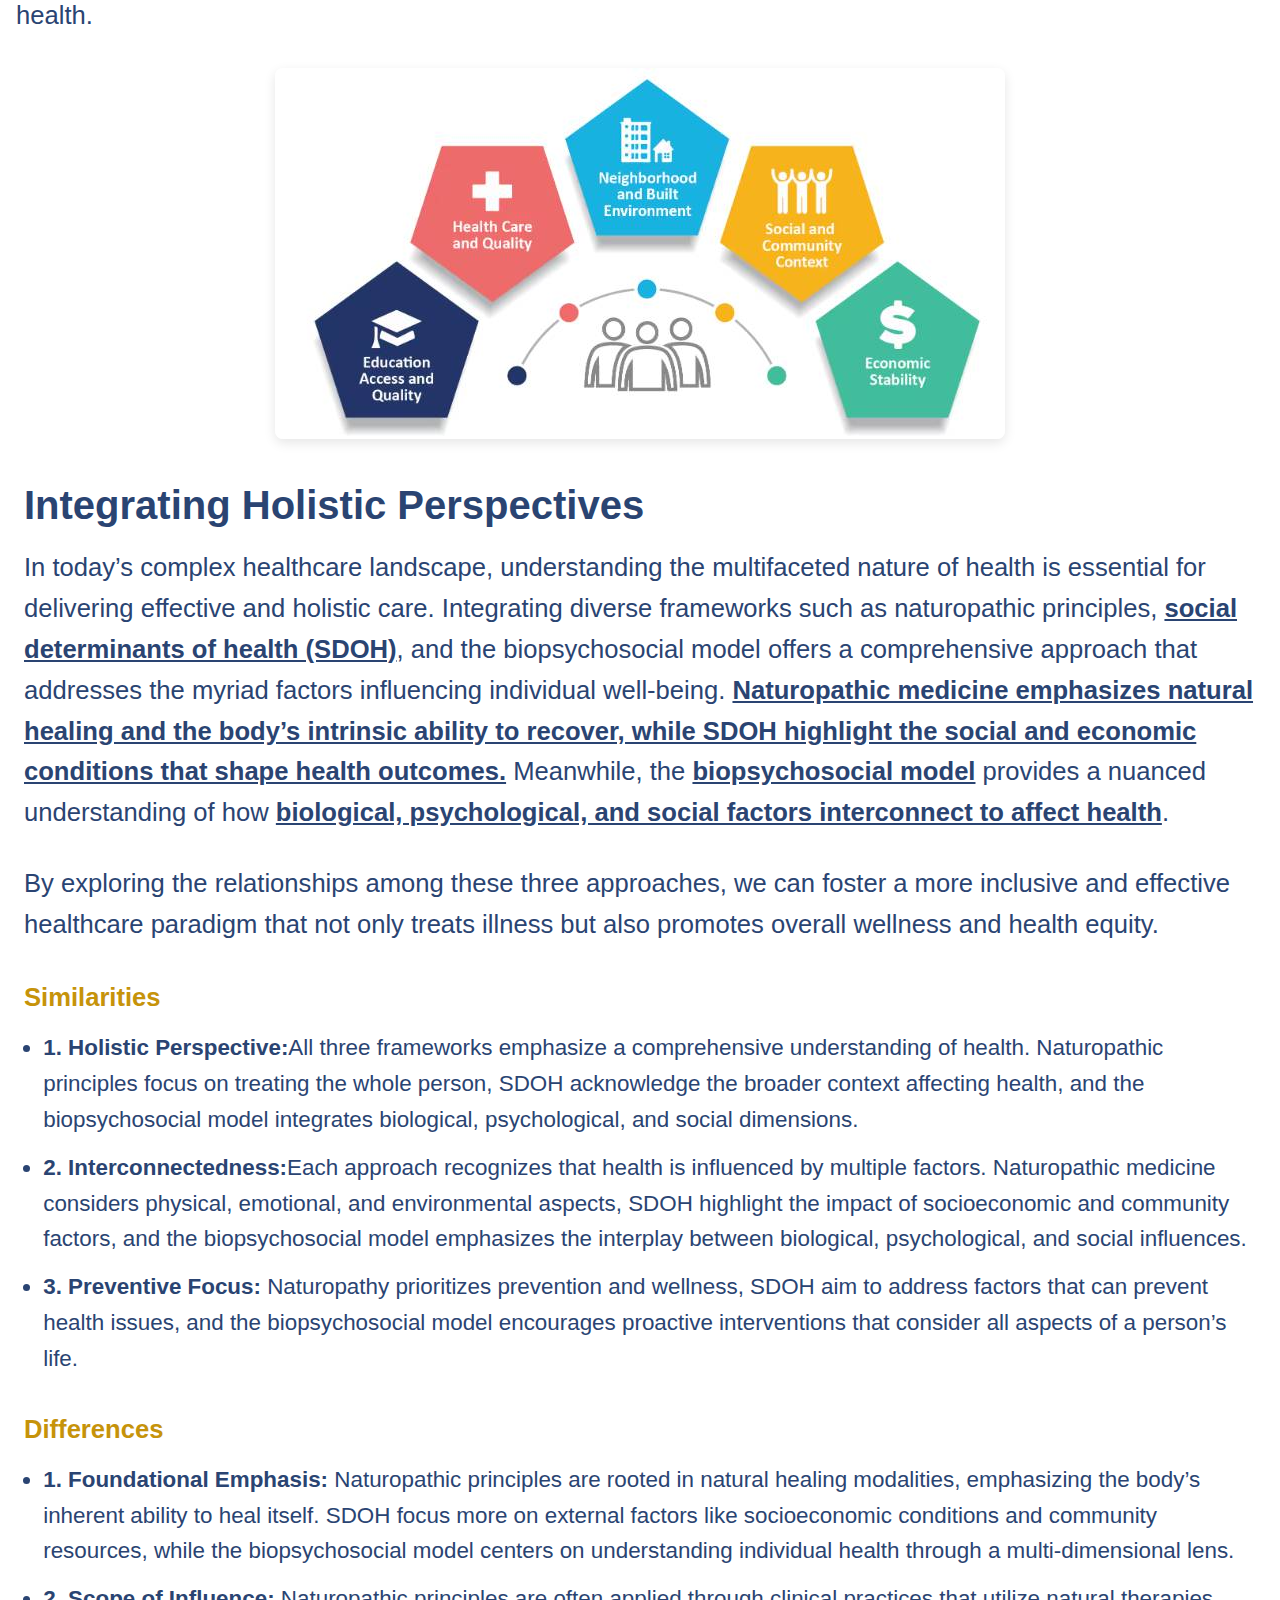
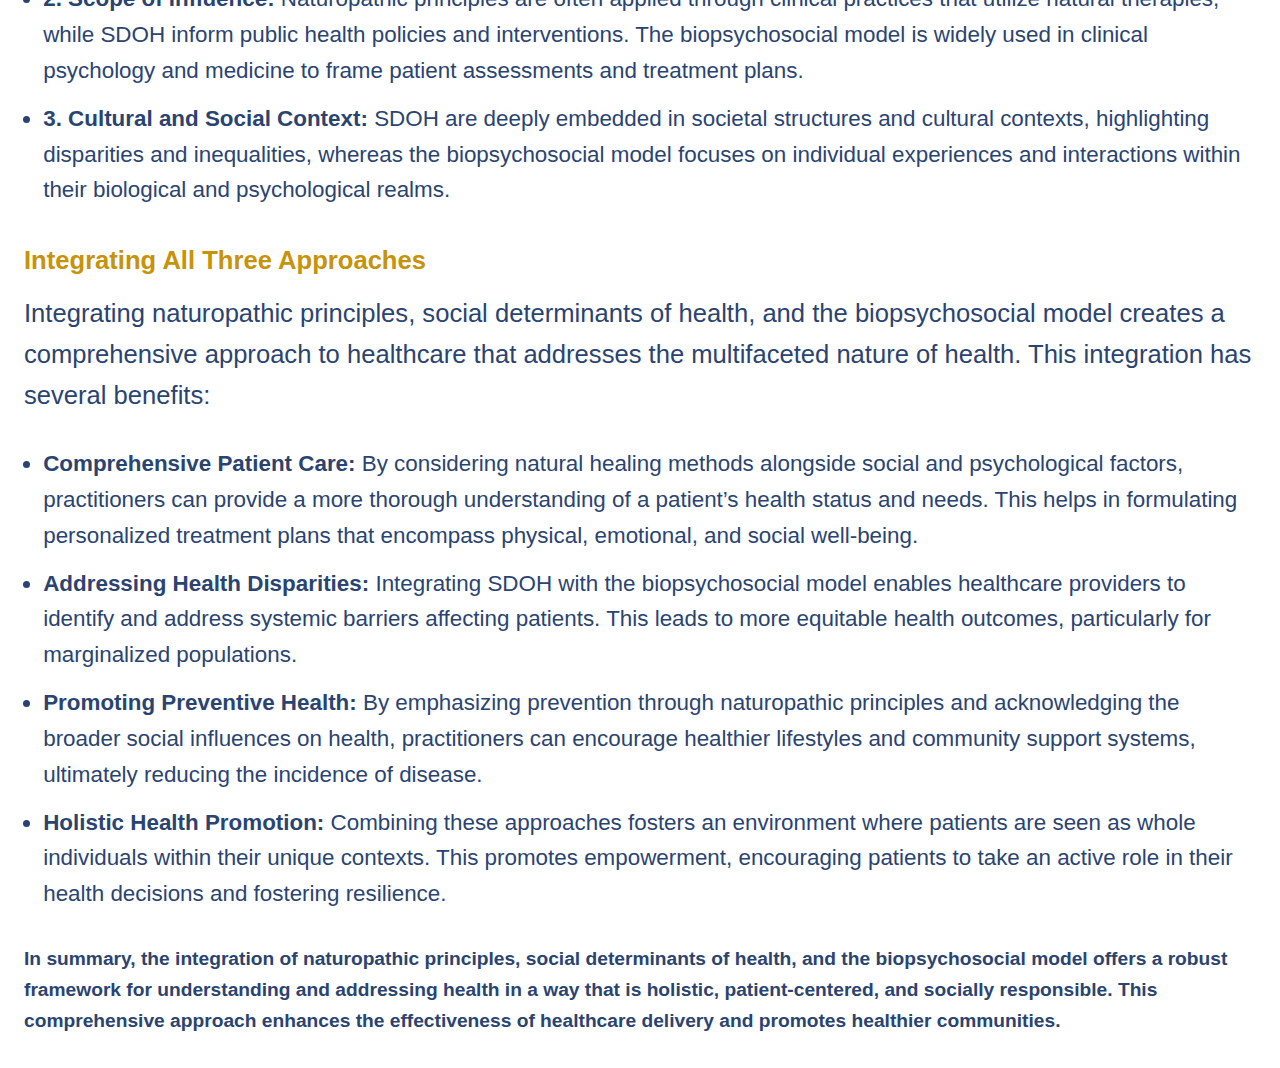
<file: abt-philosophy.html>
<!DOCTYPE html>
<html lang="en">

<head>
  <meta charset="UTF-8">
  <meta name="viewport" content="width=device-width, initial-scale=1.0">
  <title>Document</title>
  <link rel="stylesheet" href="about.css">
</head>

<body>
  <section class="philosophy-section">
    <div class="philosophy-container">
      <h2 class="philosophy-title">My Naturopathic Philosophy</h2>
      <p class="philosophy-text">
        At the heart of effective healthcare lies a solid foundation built on understanding the interconnected
        aspects of well-being. The foundations of health encompass a holistic approach that integrates
        naturopathic principles, social determinants of health,and the biopsychosocial model to provide
        comprehensive patient care. By recognizing that health is influenced by biological, psychological, and
        social factors, we can better address the unique needs of each individual. My naturopathic
        interventional pain practice embodies this philosophy, offering a wide range of evidence-based
        interventions — from mainstream pain management techniques and regenerative therapies to traditional
        practices such as acupuncture and myofascial release. With a focus on nutrition and the assessment of
        biomechanical imbalances, I aim to foster resilience and empower patients to engage actively in their
        healing journey, promoting enduring wellness through an integrative and personalized approach.
      </p>
    </div>
  </section>



  <section class="Naturopathic-Principles">
    <div class="naturopathic-container">
      <h2>Naturopathic Principles</h2>
      <p class="section-text">
        <span class="highlight-blue">Physicians fall into three major categories: Medical Doctors (MDs), Doctors
          of Osteopathic Medicine (DOs), and Naturopathic Medical Doctors (NMDs).</span>
        MDs focus on conventional Western medicine, primarily diagnosing and treating symptoms through a
        biomedical model with an emphasis on pharmaceuticals and surgery. DOs share much of this approach but
        add an emphasis on the body’s musculoskeletal structure and how it relates to health, often
        incorporating osteopathic manipulative treatment as a part of care. NMDs, meanwhile, operate with
        distinct guiding principles that <span class="highlight-blue">prioritize natural healing processes,
          prevention, and whole-person care.</span> While each category of physician may focus on different
        aspects of care, all are dedicated to improving patient health, but they each apply different
        philosophical frameworks and methods to achieve this goal.
        <br><br>
      <div class="img-section">
        <img src="neuro-1.jpeg" alt="">
      </div>
      <p class="section-text">
        The naturopathic principles that guide Naturopathic Medical Doctors (NMDs) emphasize a holistic approach
        to health and wellness, focusing on treating the whole person, addressing root causes, and supporting
        the body’s inherent healing abilities. These guiding principles—such as “First, Do No Harm,” the
        “Healing Power of Nature” (vis medicatrix naturae), and treating the underlying causes of illness—<span
          class="highlight-blue">reflect a commitment to understanding and enhancing each individual’s
          health.</span> NMDs also prioritize educating patients, preventing disease, and encouraging
        long-term well-being by integrating physical, mental, and environmental factors. These naturopathic
        principles define the unique approach of NMDs, providing a foundation for their practice that sets them
        apart from MDs and DOs, yet complements the broader medical community in a shared commitment to
        patient-centered care.
      </p>
      </p>
    </div>
  </section>







  <section class="therapeutic-order-section">
    <div class="therapeutic-order-container">
      <div class="therapeutic-text">
        <h2 class="therapeutic-title">Therapeutic Order</h2>
        <p>
          The <span class="highlight-blue">Naturopathic Therapeutic Order</span> is a guiding framework in my practice,
          prioritizing natural, minimally invasive therapies that align with the body’s own healing abilities. Drawing
          on the yogic philosophy of
          <span class="highlight-blue">meeting patients where they are</span>, I support each individual in finding both
          immediate relief and long-term solutions
          to their health challenges. I apply the therapeutic order in a fluid way, tailoring it to the unique needs of
          each patient.
          My approach always <span class="highlight-blue">emphasizes foundational health practices</span>, including
          nutrition, lifestyle modifications,
          and mental well-being, to establish a solid base for wellness. By identifying and addressing obstacles to
          healing,
          I create <span class="highlight-blue">individualized, effective treatment plans</span> that promote balance,
          address root causes, and support sustainable, lasting health.
        </p>
      </div>

      <div class="therapeutic-image">
        <img src="Neturapathic-2.jpg" alt="Therapeutic Order Pyramid">
      </div>
    </div>

    <div class="therapeutic-steps">
      <ol>
        <li><strong class="high">Establish the Conditions for Health:</strong> This foundational level focuses on
          identifying and removing obstacles to health, such as lifestyle or environmental factors, and promoting
          determinants of health. The aim is to create a strong base for wellness by supporting the body’s natural
          balance and encouraging personal responsibility for health.</li>
        <li><strong class="high">Stimulate the Healing Power of Nature (Vis Medicatrix Naturae):</strong> Practitioners
          activate the body’s inherent healing capacity through gentle methods, which encourage the body’s energy and
          systems to initiate self-repair without introducing external substances.</li>
        <li><strong class="high">Support and Balance Physiological and Bioenergetic Systems:</strong> Targeted support
          to restore optimal function in various systems, such as digestive, immune, and cardiovascular. Techniques may
          include dietary modifications, herbal remedies, and other naturopathic therapies that strengthen specific
          systems or soothe overactive functions.</li>
        <li><strong class="high">Address Structural Integrity:</strong> Addresses issues in the body which may
          contribute to or result from other health problems imbalances. Interventions include physical therapies like
          chiropractic adjustments, massage, or therapeutic exercise to correct alignment and support bodily structure.
        </li>
        <li><strong class="high">Use Natural Substances to Address Pathology:</strong> Natural substances such as
          botanical medicines or nutrients, are introduced to address specific health concerns or symptoms. These
          therapies target pathological issues directly but are grounded in the body’s natural processes.</li>
        <li><strong class="high">Use Pharmaceutical or Synthetic Substances:</strong> When necessary, synthetic or
          pharmaceutical interventions are used to manage acute or severe symptoms, aiming to address health issues that
          have not responded to lower-level interventions.</li>
        <li><strong class="high">Suppress or Surgically Remove Pathology:</strong> This level is reserved for severe or
          life-threatening conditions. Surgery or other highly invasive methods are used to remove or suppress
          pathological issues, prioritizing the preservation of life and alleviation of suffering.</li>
      </ol>
    </div>
  </section>







  <main class="content">
    <p>
      The biopsychosocial model is an integrative approach to understanding health and illness by considering the
      complex interplay between
      <span class="text-highlight">biological</span>,
      <span class="text-highlight">psychological</span>, and
      <span class="text-highlight">social</span> factors.
    </p>

    <div class="section">
      <h2 class="section-title">1. <span class="text-accent">Biological Factors</span></h2>
      <p>
        This aspect includes genetic predispositions, physiological processes, and physical health conditions that can
        influence a person’s well-being.
        For example, chronic diseases, neurological functions, and hormonal imbalances are all biological elements that
        affect health.
      </p>
    </div>

    <div class="section">
      <h2 class="section-title">2. <span class="text-accent">Psychological Factors</span></h2>
      <p>
        These encompass emotional and cognitive aspects such as mental health, coping mechanisms, personality traits,
        and attitudes toward health.
        Psychological factors can affect how individuals perceive their health, how they manage stress, and how they
        respond to treatment.
      </p>
    </div>

    <div class="section">
      <h2 class="section-title">3. <span class="text-accent">Social Factors</span></h2>
      <p>
        This component looks at the influence of social environments and relationships on health.
        Factors such as socioeconomic status, culture, family dynamics, and social support networks play a crucial role
        in an individual’s health outcomes and access to care.
      </p>
    </div>

    <div class="conclusion">
      <p>
        By integrating these three dimensions, the biopsychosocial model provides a more holistic understanding of
        health, recognizing that
        <span class="text-bold">effective treatment and care must address not just the physical symptoms</span> of a
        condition,
        but also the psychological and social contexts that influence a person’s health experience.
        This model encourages healthcare providers to adopt a
        <span class="text-bold">comprehensive view when diagnosing and treating patients</span>, ultimately leading to
        more personalized and effective care.
      </p>
    </div>

    <div class="image-box">
      <img src="netro-3.jpg" alt="Biopsychosocial Model Diagram">
    </div>
  </main>








  <section class="sdoh-section">
    <h1>Social Determinants of Health</h1>
    <p>
      Social determinants of health (SDOH) refer to the various social, economic, and environmental factors that
      significantly influence individual and community health outcomes. These determinants
      <span class="highlight">shape a person’s living conditions</span>, lifestyle choices, and access to resources,
      thereby impacting their overall health and well-being. Key categories of social determinants include:
    </p>

    <p><strong>1. Economic Stability</strong>: Factors such as income level, employment status, and financial security
      play a crucial role in determining access to healthcare, nutritious food, and safe housing. Economic hardship can
      lead to stress and limit opportunities for a healthy lifestyle.</p>

    <p><strong>2. Education</strong>: Educational attainment and access to quality education influence health literacy
      and inform individuals about health risks and behaviors. Higher levels of education are generally associated with
      better health outcomes and increased opportunities for employment.</p>

    <p><strong>3. Social and Community Context</strong>: This includes social support networks, community engagement,
      and the presence of social norms. Strong social ties and community involvement can promote health and well-being,
      while social isolation can lead to negative health outcomes.</p>

    <p><strong>4. Health and Healthcare Access</strong>: Availability and accessibility of healthcare services,
      insurance coverage, and quality of care are critical for maintaining health. Barriers to healthcare can prevent
      individuals from seeking necessary medical attention or preventive care.</p>

    <p><strong>5. Neighborhood and Built Environment</strong>: The physical environment, including housing quality,
      access to recreational spaces, air and water quality, and transportation options, affects health outcomes. Living
      in a safe and supportive neighborhood can enhance health, while poor environmental conditions can lead to health
      risks.</p>

    <p>
      Understanding social determinants of health is essential for developing effective public health strategies and
      policies, as they highlight the systemic factors that contribute to health disparities among different
      populations. Addressing these determinants can lead to more equitable health outcomes and improved overall
      community health.
    </p>

    <div class="sdoh-image">
      <img src="neutro-5.jpg" alt="Social Determinants of Health Diagram">
    </div>
  </section>








  <section class="holistic-container">
    <h1 class="holistic-header">Integrating Holistic Perspectives</h1>
    <p class="intro-text">
      In today’s complex healthcare landscape, understanding the multifaceted nature of health is essential for
      delivering effective and holistic care. Integrating diverse frameworks such as naturopathic principles,
      <span class="highlight">social determinants of health (SDOH)</span>, and the biopsychosocial model offers a comprehensive
      approach that addresses the myriad factors influencing individual well-being.
      <span class="highlight">Naturopathic medicine emphasizes natural healing and the body’s intrinsic ability to
        recover, while SDOH highlight the social and economic conditions that shape health outcomes.</span>
      Meanwhile, the <span class="highlight">biopsychosocial model</span> provides a nuanced understanding of how
      <span class="highlight">biological, psychological, and social factors interconnect to affect health</span>.
    </p>

    <p class="intro-text">
      By exploring the relationships among these three approaches, we can foster a more inclusive and effective
      healthcare paradigm that not only treats illness but also promotes overall wellness and health equity.
    </p>

    <h2 class="subsection-heading">Similarities</h2>
    <ul class="holistic-list">
      <li><strong>1. Holistic Perspective:</strong>All three frameworks emphasize a comprehensive understanding of
        health. Naturopathic principles focus on treating the whole person, SDOH acknowledge the broader context
        affecting health, and the biopsychosocial model integrates biological, psychological, and social dimensions.
      </li>
      <li><strong>2. Interconnectedness:</strong>Each approach recognizes that health is influenced by multiple factors.
        Naturopathic medicine considers physical, emotional, and environmental aspects, SDOH highlight the impact of
        socioeconomic and community factors, and the biopsychosocial model emphasizes the interplay between biological,
        psychological, and social influences.</li>
      <li><strong>3. Preventive Focus:</strong> Naturopathy prioritizes prevention and wellness, SDOH aim to address
        factors that can prevent health issues, and the biopsychosocial model encourages proactive interventions that
        consider all aspects of a person’s life.</li>
    </ul>

    <h2 class="subsection-heading">Differences</h2>
    <ul class="holistic-list">
      <li><strong>1. Foundational Emphasis:</strong> Naturopathic principles are rooted in natural healing modalities,
        emphasizing the body’s inherent ability to heal itself. SDOH focus more on external factors like socioeconomic
        conditions and community resources, while the biopsychosocial model centers on understanding individual health
        through a multi-dimensional lens.</li>
      <li><strong>2. Scope of Influence:</strong> Naturopathic principles are often applied through clinical practices
        that utilize natural therapies, while SDOH inform public health policies and interventions. The biopsychosocial
        model is widely used in clinical psychology and medicine to frame patient assessments and treatment plans.</li>
      <li><strong>3. Cultural and Social Context:</strong> SDOH are deeply embedded in societal structures and cultural
        contexts, highlighting disparities and inequalities, whereas the biopsychosocial model focuses on individual
        experiences and interactions within their biological and psychological realms.</li>
    </ul>

    <h2 class="subsection-heading">Integrating All Three Approaches</h2>
    <p class="intro-text">
      Integrating naturopathic principles, social determinants of health, and the biopsychosocial model creates a
      comprehensive approach to healthcare that addresses the multifaceted nature of health. This integration has
      several benefits:
    </p>
    <ul class="holistic-list">
      <li><strong>Comprehensive Patient Care:</strong> By considering natural healing methods alongside social and
        psychological factors, practitioners can provide a more thorough understanding of a patient’s health status and
        needs. This helps in formulating personalized treatment plans that encompass physical, emotional, and social
        well-being.</li>
      <li><strong>Addressing Health Disparities:</strong> Integrating SDOH with the biopsychosocial model enables
        healthcare providers to identify and address systemic barriers affecting patients. This leads to more equitable
        health outcomes, particularly for marginalized populations.</li>
      <li><strong>Promoting Preventive Health:</strong> By emphasizing prevention through naturopathic principles and
        acknowledging the broader social influences on health, practitioners can encourage healthier lifestyles and
        community support systems, ultimately reducing the incidence of disease.</li>
      <li><strong>Holistic Health Promotion:</strong> Combining these approaches fosters an environment where patients
        are seen as whole individuals within their unique contexts. This promotes empowerment, encouraging patients to
        take an active role in their health decisions and fostering resilience.</li>
    </ul>

    <p class="holistic-summary">
      In summary, the integration of naturopathic principles, social determinants of health, and the biopsychosocial
      model offers a robust framework for understanding and addressing health in a way that is holistic,
      patient-centered, and socially responsible. This comprehensive approach enhances the effectiveness of healthcare
      delivery and promotes healthier communities.
    </p>

    
  </section>


</body>

</html>
</file>
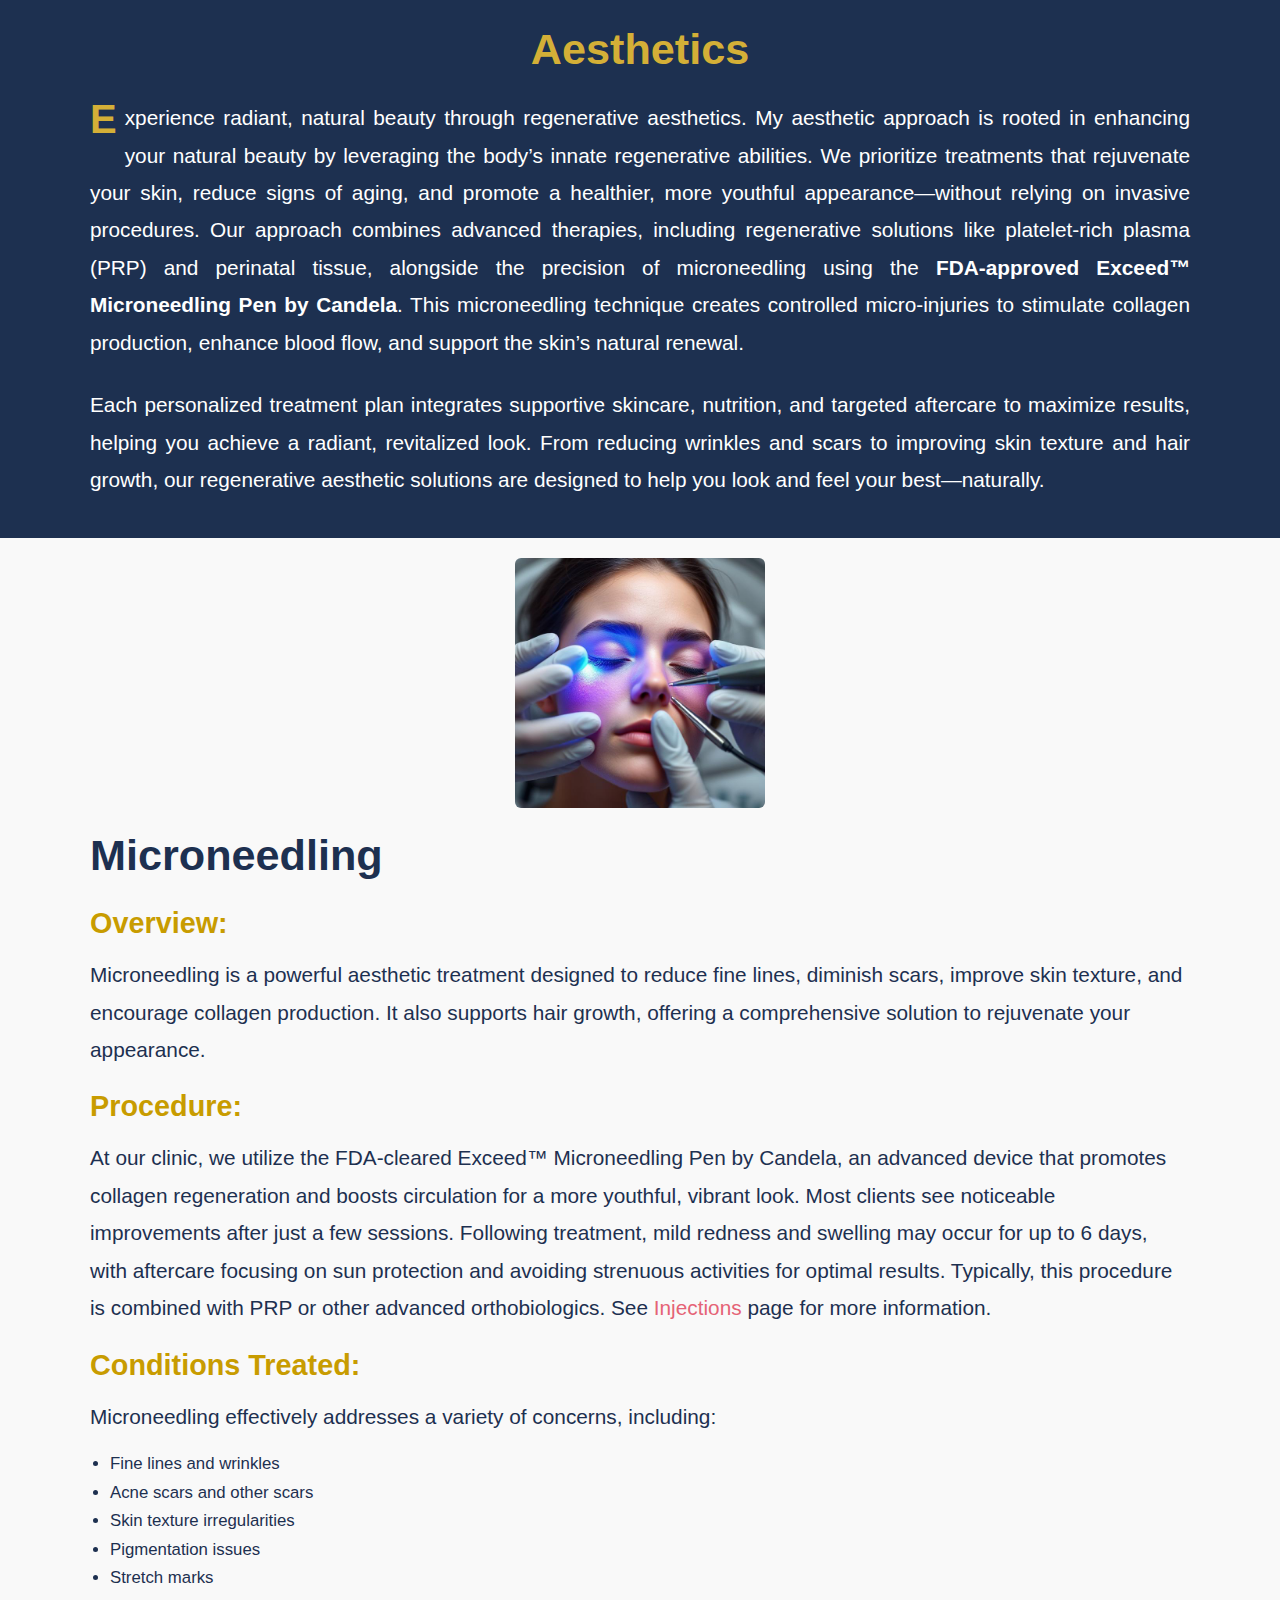
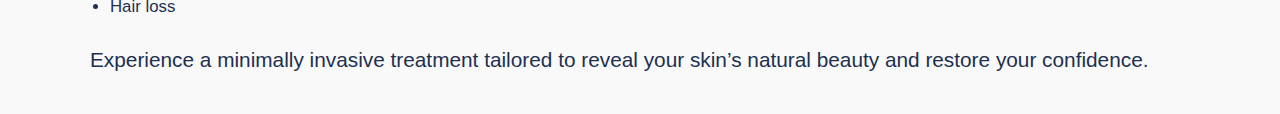
<file: Aesthetic.html>
<!DOCTYPE html>
<html lang="en">

<head>
    <meta charset="UTF-8">
    <meta name="viewport" content="width=device-width, initial-scale=1.0">
    <title>Document</title>
    <link rel="stylesheet" href="services.css">
</head>

<body>
    <section class="aesthetics-section">
        <div class="aesthetics-container">
            <h2 class="aesthetics-heading">Aesthetics</h2>
            <p class="aesthetics-paragraph">
                <span class="aesthetics-dropcap">E</span>xperience radiant, natural beauty through regenerative
                aesthetics. My aesthetic approach is rooted in enhancing your natural beauty by leveraging the body’s
                innate regenerative abilities. We prioritize treatments that rejuvenate your skin, reduce signs of
                aging, and promote a healthier, more youthful appearance—without relying on invasive procedures. Our
                approach combines advanced therapies, including regenerative solutions like platelet-rich plasma (PRP)
                and perinatal tissue, alongside the precision of microneedling using the <strong>FDA-approved Exceed™
                    Microneedling Pen by Candela</strong>. This microneedling technique creates controlled
                micro-injuries to stimulate collagen production, enhance blood flow, and support the skin’s natural
                renewal.
            </p>
            <p class="aesthetics-paragraph">
                Each personalized treatment plan integrates supportive skincare, nutrition, and targeted aftercare to
                maximize results, helping you achieve a radiant, revitalized look. From reducing wrinkles and scars to
                improving skin texture and hair growth, our regenerative aesthetic solutions are designed to help you
                look and feel your best—naturally.
            </p>
        </div>
    </section>





    <section class="micro-section">
        <div class="micro-container">
            <div class="micro-img-wrapper">
                <img src="Aesthetic-1.jpeg" alt="Microneedling procedure" class="micro-img">
            </div>

            <h2 class="micro-title">Microneedling</h2>

            <h3 class="micro-subtitle">Overview:</h3>
            <p class="micro-paragraph">
                Microneedling is a powerful aesthetic treatment designed to reduce fine lines, diminish scars, improve
                skin texture, and encourage collagen production. It also supports hair growth, offering a comprehensive
                solution to rejuvenate your appearance.
            </p>

            <h3 class="micro-subtitle">Procedure:</h3>
            <p class="micro-paragraph">
                At our clinic, we utilize the FDA-cleared Exceed™ Microneedling Pen by Candela, an advanced device that
                promotes collagen regeneration and boosts circulation for a more youthful, vibrant look. Most clients
                see noticeable improvements after just a few sessions. Following treatment, mild redness and swelling
                may occur for up to 6 days, with aftercare focusing on sun protection and avoiding strenuous activities
                for optimal results. Typically, this procedure is combined with PRP or other advanced orthobiologics.
                See <a href="injection.html" class="micro-link">Injections</a> page for more information.
            </p>

            <h3 class="micro-subtitle">Conditions Treated:</h3>
            <p class="micro-paragraph">
                Microneedling effectively addresses a variety of concerns, including:
            </p>
            <ul class="micro-list">
                <li>Fine lines and wrinkles</li>
                <li>Acne scars and other scars</li>
                <li>Skin texture irregularities</li>
                <li>Pigmentation issues</li>
                <li>Stretch marks</li>
                <li>Hair loss</li>
            </ul>
            <p class="micro-paragraph">
                Experience a minimally invasive treatment tailored to reveal your skin’s natural beauty and restore your
                confidence.
            </p>
        </div>
    </section>

</body>

</html>
</file>
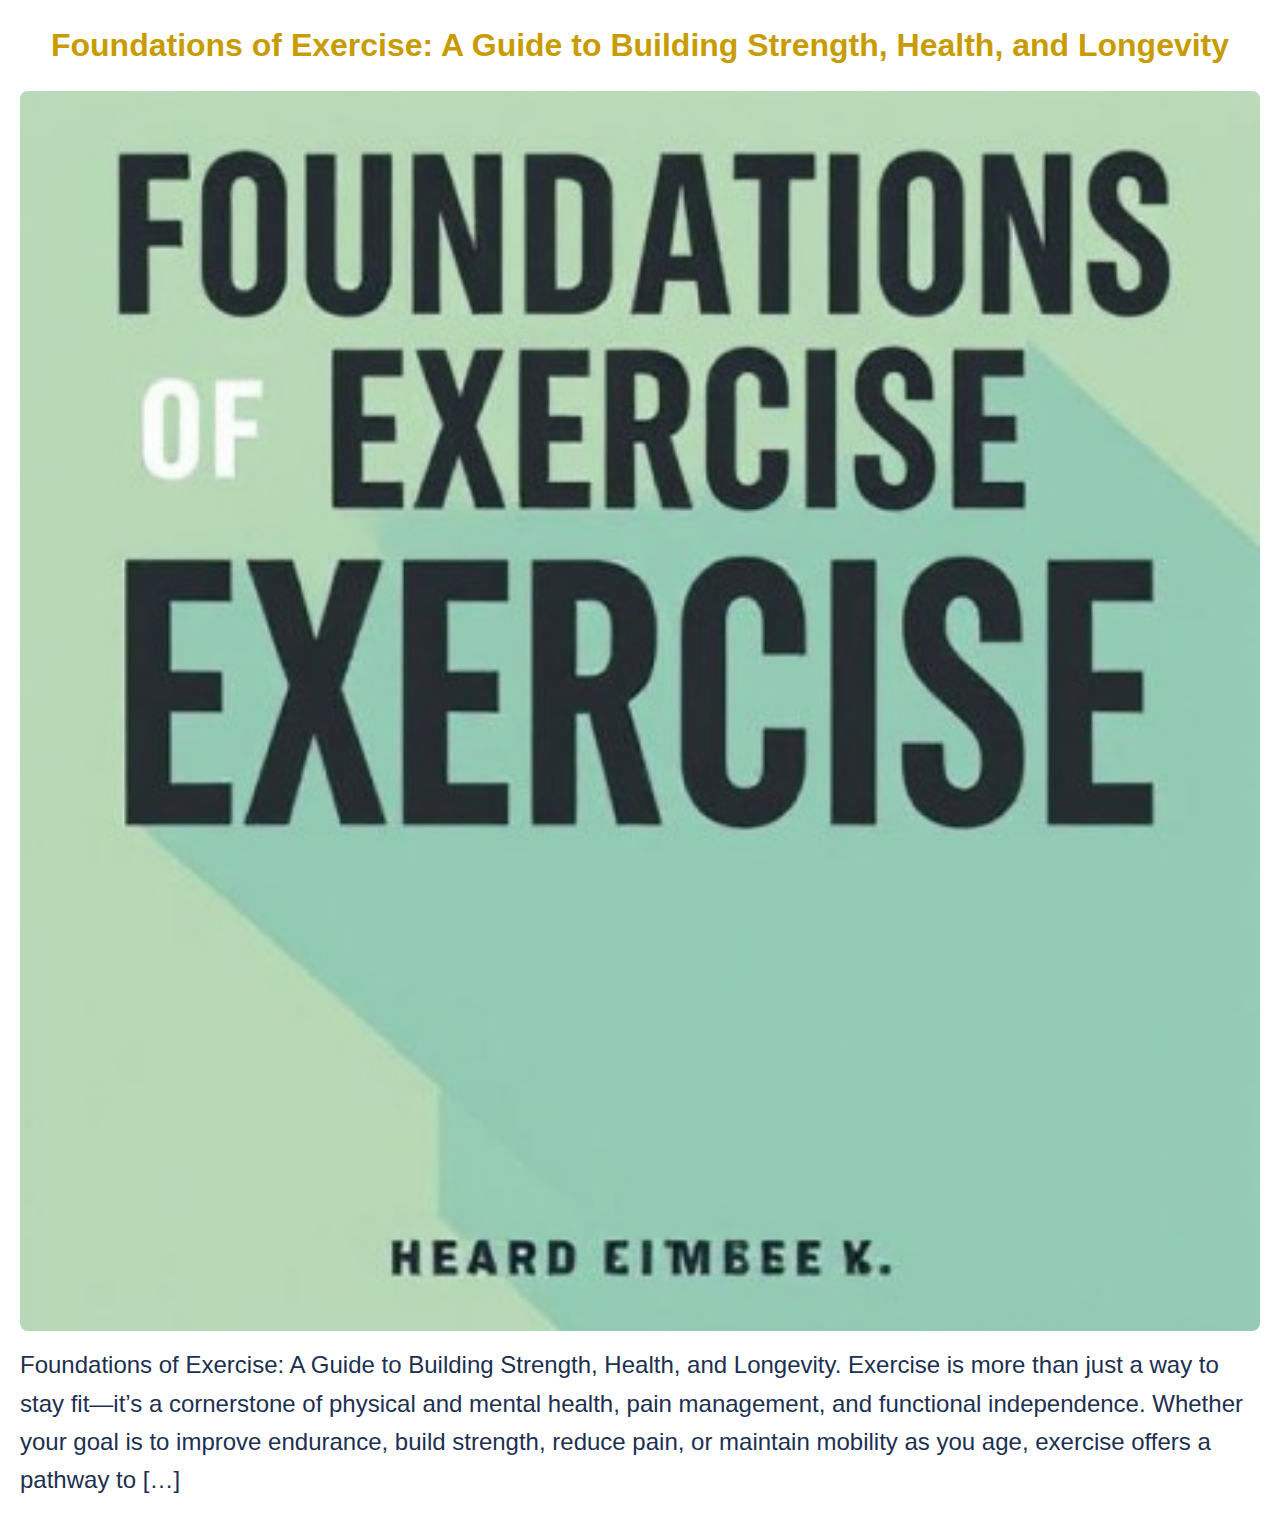
<file: b-1.html>
<!DOCTYPE html>
<html lang="en">
<head>
    <meta charset="UTF-8">
    <meta name="viewport" content="width=device-width, initial-scale=1.0">
    <title>Document</title>
</head>
<link rel="stylesheet" href="b.css">
<body>
  <div class="exercise-section">
    <h1 class="exercise-title">
      
       <a href="">Foundations of Exercise: A Guide to Building Strength, Health, and Longevity</a>
    </h1>
    <img src="b-1.jpg" alt="Woman jogging in nature" class="exercise-image" />
    <p class="exercise-description">
      Foundations of Exercise: A Guide to Building Strength, Health, and Longevity.
      Exercise is more than just a way to stay fit—it’s a cornerstone of physical and mental health,
      pain management, and functional independence. Whether your goal is to improve endurance, build
      strength, reduce pain, or maintain mobility as you age, exercise offers a pathway to […]
    </p>
  </div>
</body>
</html>
</file>
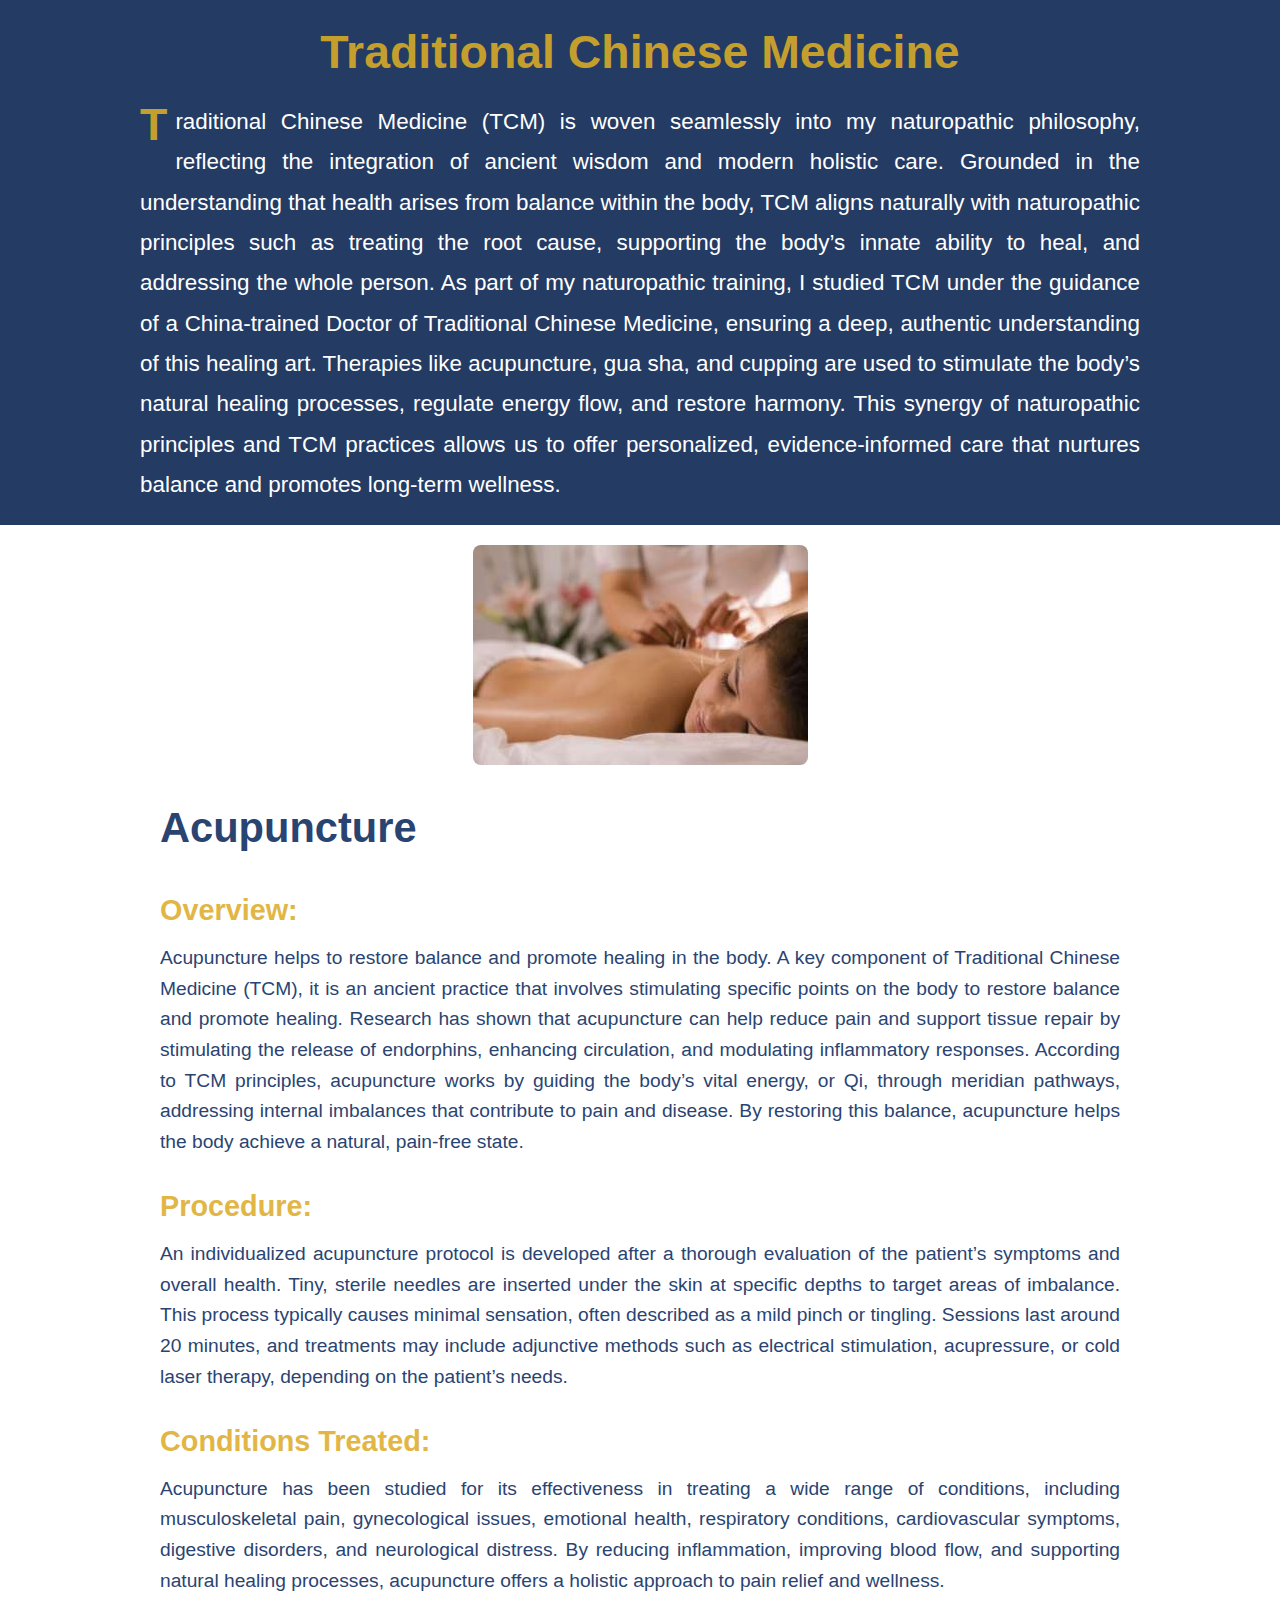
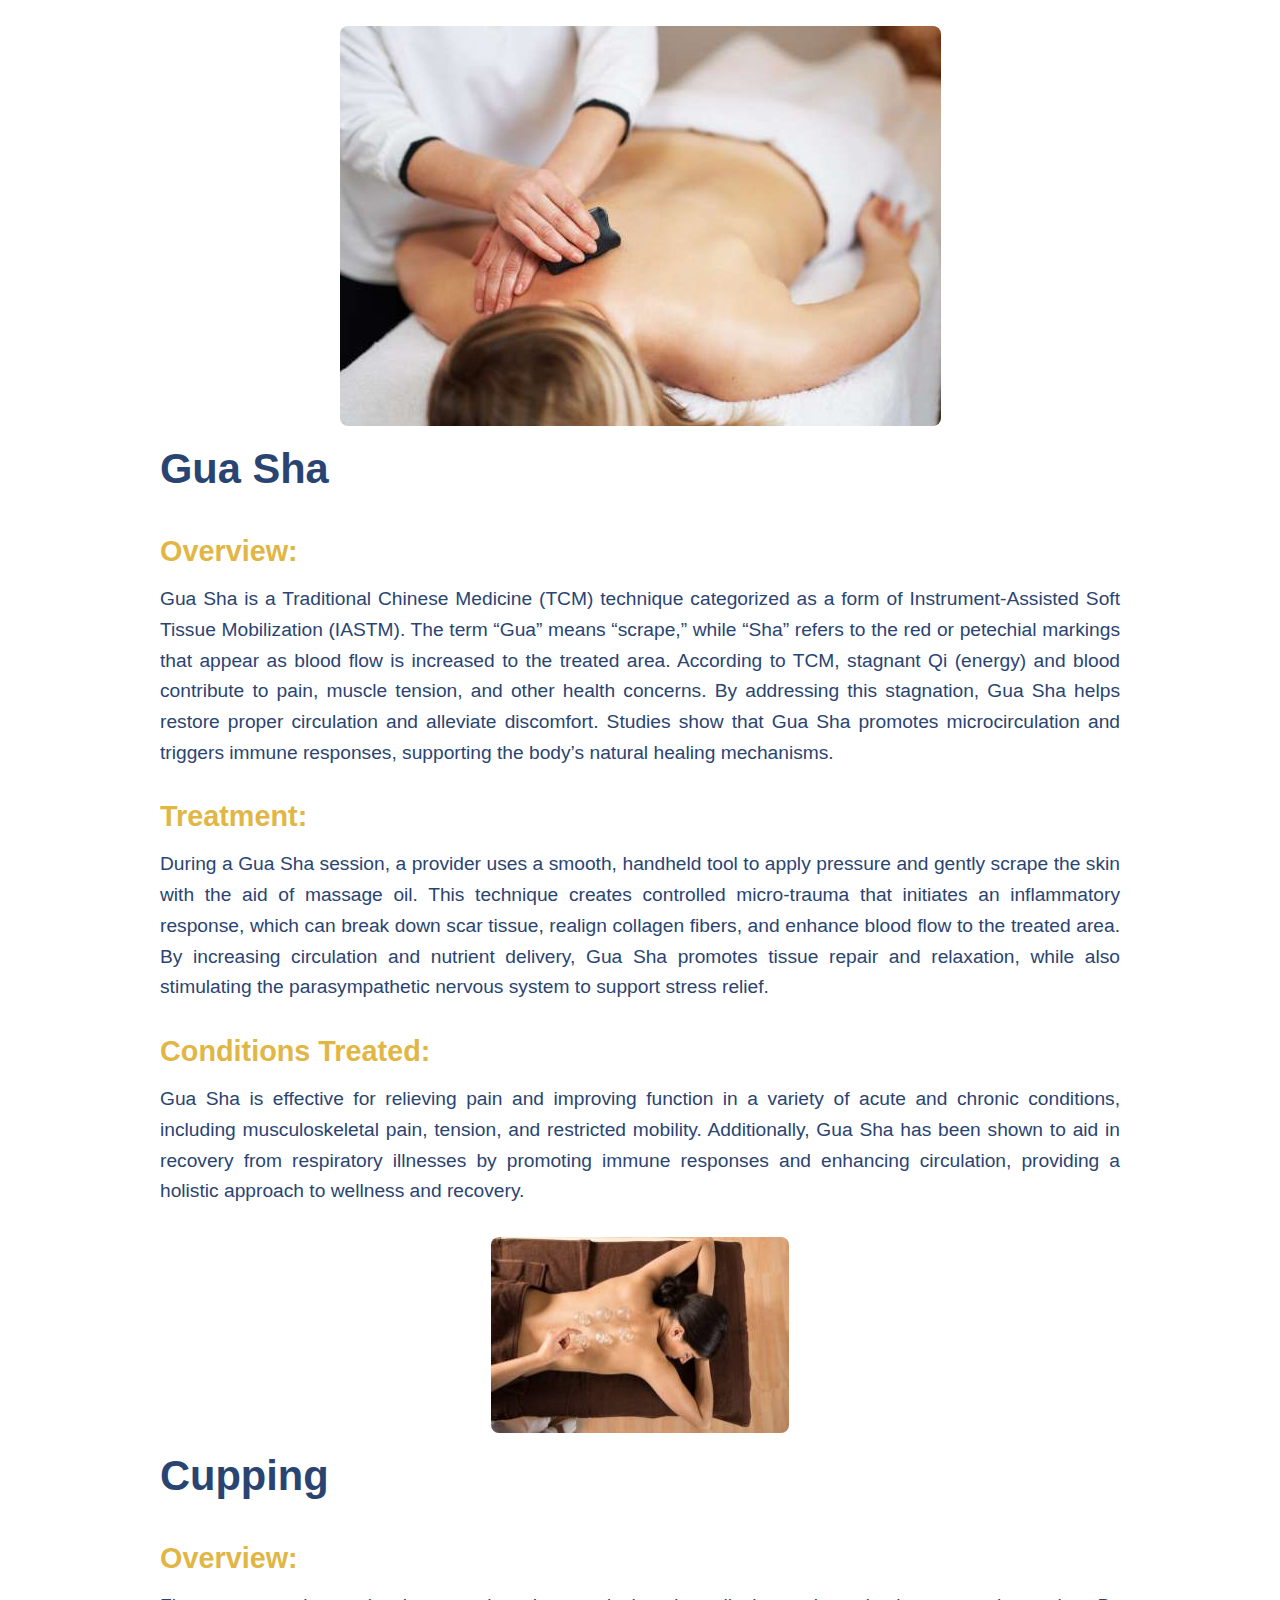
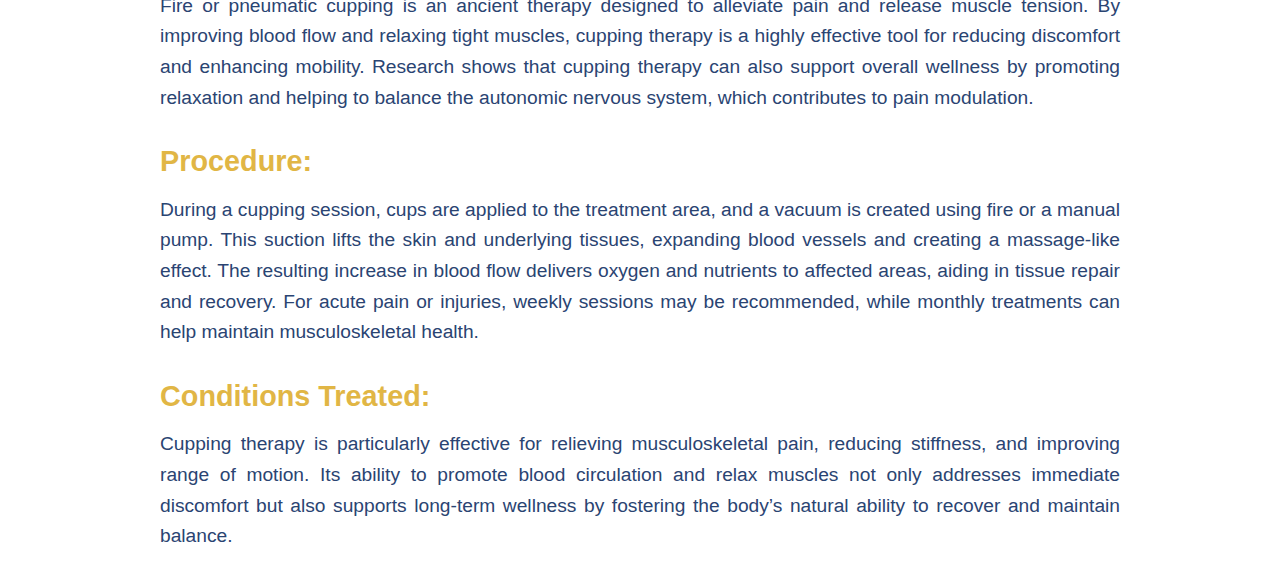
<file: chinese-medicine.html>
<!DOCTYPE html>
<html lang="en">
<head>
    <meta charset="UTF-8">
    <meta name="viewport" content="width=device-width, initial-scale=1.0">
    <title>Document</title>
</head>
<link rel="stylesheet" href="services.css">
<body>
    <section class="tcm-section">
  <div class="tcm-container">
    <h2 class="tcm-title">Traditional Chinese Medicine</h2>
    <p class="tcm-paragraph">
      <span class="tcm-dropcap">T</span>raditional Chinese Medicine (TCM) is woven seamlessly into my naturopathic philosophy, reflecting the integration of ancient wisdom and modern holistic care. Grounded in the understanding that health arises from balance within the body, TCM aligns naturally with naturopathic principles such as treating the root cause, supporting the body’s innate ability to heal, and addressing the whole person. As part of my naturopathic training, I studied TCM under the guidance of a China-trained Doctor of Traditional Chinese Medicine, ensuring a deep, authentic understanding of this healing art. Therapies like acupuncture, gua sha, and cupping are used to stimulate the body’s natural healing processes, regulate energy flow, and restore harmony. This synergy of naturopathic principles and TCM practices allows us to offer personalized, evidence-informed care that nurtures balance and promotes long-term wellness.
    </p>
  </div>
</section>



  <section class="acupuncture-section">
  <div class="acu-img-container">
    <img src="chinese-1.jpg" alt="Acupuncture Treatment" class="acu-img">
  </div>

  <div class="acu-content">
    <h2 class="acu-title">Acupuncture</h2>

    <h3 class="acu-subheading">Overview:</h3>
    <p class="acu-text">
      Acupuncture helps to restore balance and promote healing in the body. A key component of Traditional Chinese Medicine (TCM), it is an ancient practice that involves stimulating specific points on the body to restore balance and promote healing. Research has shown that acupuncture can help reduce pain and support tissue repair by stimulating the release of endorphins, enhancing circulation, and modulating inflammatory responses. According to TCM principles, acupuncture works by guiding the body’s vital energy, or Qi, through meridian pathways, addressing internal imbalances that contribute to pain and disease. By restoring this balance, acupuncture helps the body achieve a natural, pain-free state.
    </p>

    <h3 class="acu-subheading">Procedure:</h3>
    <p class="acu-text">
      An individualized acupuncture protocol is developed after a thorough evaluation of the patient’s symptoms and overall health. Tiny, sterile needles are inserted under the skin at specific depths to target areas of imbalance. This process typically causes minimal sensation, often described as a mild pinch or tingling. Sessions last around 20 minutes, and treatments may include adjunctive methods such as electrical stimulation, acupressure, or cold laser therapy, depending on the patient’s needs.
    </p>

    <h3 class="acu-subheading">Conditions Treated:</h3>
    <p class="acu-text">
      Acupuncture has been studied for its effectiveness in treating a wide range of conditions, including musculoskeletal pain, gynecological issues, emotional health, respiratory conditions, cardiovascular symptoms, digestive disorders, and neurological distress. By reducing inflammation, improving blood flow, and supporting natural healing processes, acupuncture offers a holistic approach to pain relief and wellness.
    </p>
  </div>
</section>






<section class="gua-section">
  <div class="gua-img-container">
    <img src="chinese-2.jpg" alt="Gua Sha Treatment" class="gua-img">
  </div>

  <div class="gua-content">
    <h2 class="gua-title">Gua Sha</h2>

    <h3 class="gua-subheading">Overview:</h3>
    <p class="gua-text">
      Gua Sha is a Traditional Chinese Medicine (TCM) technique categorized as a form of Instrument-Assisted Soft Tissue Mobilization (IASTM). The term “Gua” means “scrape,” while “Sha” refers to the red or petechial markings that appear as blood flow is increased to the treated area. According to TCM, stagnant Qi (energy) and blood contribute to pain, muscle tension, and other health concerns. By addressing this stagnation, Gua Sha helps restore proper circulation and alleviate discomfort. Studies show that Gua Sha promotes microcirculation and triggers immune responses, supporting the body’s natural healing mechanisms.
    </p>

    <h3 class="gua-subheading">Treatment:</h3>
    <p class="gua-text">
      During a Gua Sha session, a provider uses a smooth, handheld tool to apply pressure and gently scrape the skin with the aid of massage oil. This technique creates controlled micro-trauma that initiates an inflammatory response, which can break down scar tissue, realign collagen fibers, and enhance blood flow to the treated area. By increasing circulation and nutrient delivery, Gua Sha promotes tissue repair and relaxation, while also stimulating the parasympathetic nervous system to support stress relief.
    </p>

    <h3 class="gua-subheading">Conditions Treated:</h3>
    <p class="gua-text">
      Gua Sha is effective for relieving pain and improving function in a variety of acute and chronic conditions, including musculoskeletal pain, tension, and restricted mobility. Additionally, Gua Sha has been shown to aid in recovery from respiratory illnesses by promoting immune responses and enhancing circulation, providing a holistic approach to wellness and recovery.
    </p>
  </div>
</section>





<section class="cupping-section">
  <div class="cupping-img-container">
    <img src="chinese-3.jpg" alt="Cupping Therapy" class="cupping-img">
  </div>

  <div class="cupping-content">
    <h2 class="cupping-title">Cupping</h2>

    <h3 class="cupping-subheading">Overview:</h3>
    <p class="cupping-text">
      Fire or pneumatic cupping is an ancient therapy designed to alleviate pain and release muscle tension. By improving blood flow and relaxing tight muscles, cupping therapy is a highly effective tool for reducing discomfort and enhancing mobility. Research shows that cupping therapy can also support overall wellness by promoting relaxation and helping to balance the autonomic nervous system, which contributes to pain modulation.
    </p>

    <h3 class="cupping-subheading">Procedure:</h3>
    <p class="cupping-text">
      During a cupping session, cups are applied to the treatment area, and a vacuum is created using fire or a manual pump. This suction lifts the skin and underlying tissues, expanding blood vessels and creating a massage-like effect. The resulting increase in blood flow delivers oxygen and nutrients to affected areas, aiding in tissue repair and recovery. For acute pain or injuries, weekly sessions may be recommended, while monthly treatments can help maintain musculoskeletal health.
    </p>

    <h3 class="cupping-subheading">Conditions Treated:</h3>
    <p class="cupping-text">
      Cupping therapy is particularly effective for relieving musculoskeletal pain, reducing stiffness, and improving range of motion. Its ability to promote blood circulation and relax muscles not only addresses immediate discomfort but also supports long-term wellness by fostering the body’s natural ability to recover and maintain balance.
    </p>
  </div>
</section>



</body>
</html>
</file>
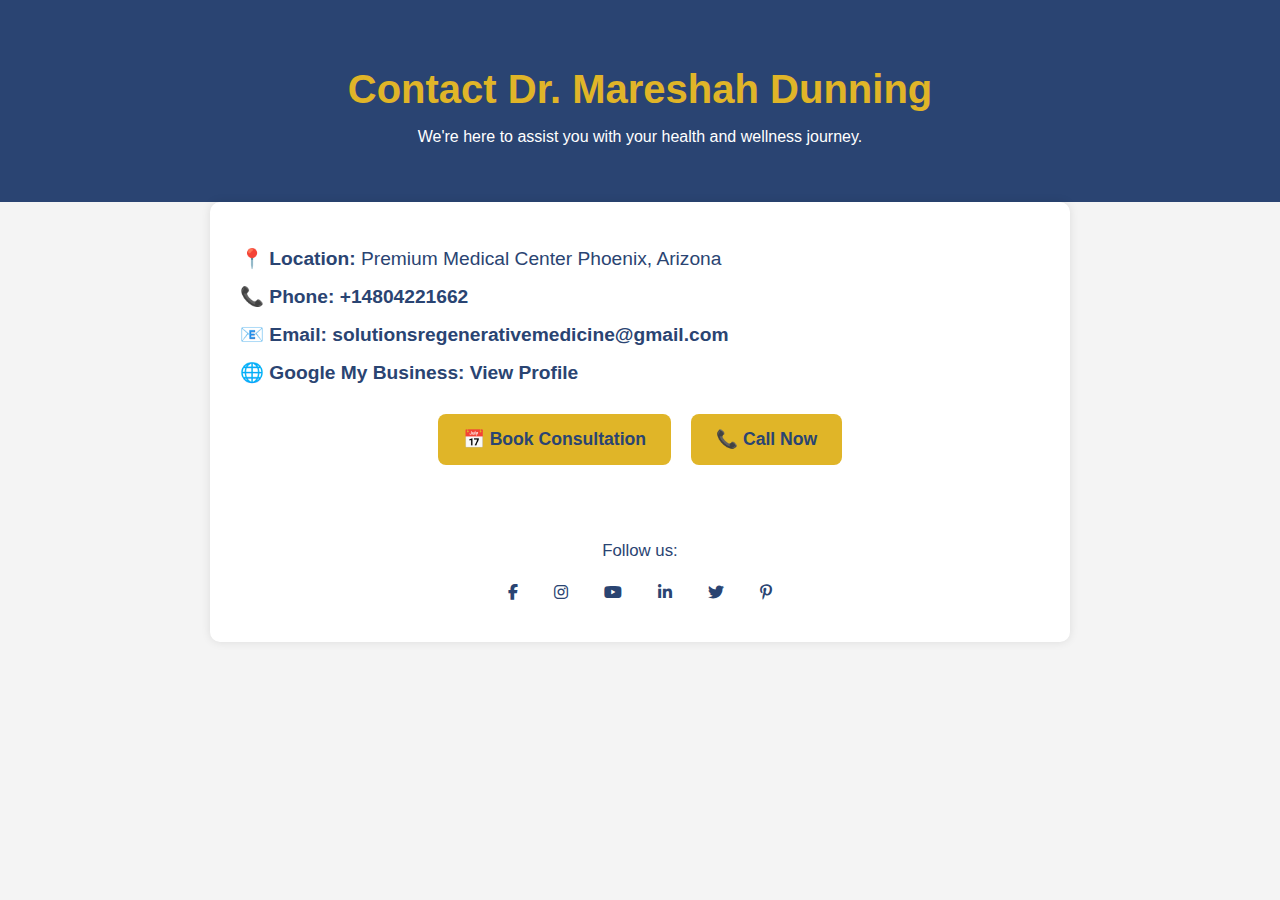
<file: contact.html>
<!DOCTYPE html>
<html lang="en">
<head>
    <meta charset="UTF-8">
    <meta name="viewport" content="width=device-width, initial-scale=1.0">
    <title>Document</title>
</head>
<link rel="stylesheet" href="contact.css">
  <link rel="stylesheet" href="https://cdnjs.cloudflare.com/ajax/libs/font-awesome/6.4.0/css/all.min.css" />
  <link href="https://fonts.googleapis.com/css2?family=Inter:wght@400;600;700&display=swap" rel="stylesheet" />

<body>
     <section class="contact-section">
    <h1>Contact Dr. Mareshah Dunning</h1>
    <p>We're here to assist you with your health and wellness journey.</p>
  </section>

  <div class="contact-info">
    <p><strong>📍 Location:</strong> Premium Medical Center Phoenix, Arizona</p>
    <p><strong>📞 Phone:</strong> <a href="+14804221662">+14804221662</a></p>
    <p><strong>📧 Email:</strong> <a href="mailto:solutionsregenerativemedicine@gmail.com">solutionsregenerativemedicine@gmail.com</a></p>
    <p><strong>🌐 Google My Business:</strong> <a href="https://maps.app.goo.gl/mD7uMHaUAbSgfbbJ6" target="_blank">View Profile</a></p>

    <div class="contact-buttons">
      <a href="https://calendar.google.com/calendar/appointments/AcZssZ3KXUUR-HD4ceIrjLKuW3GlxNaqF24sFbkhqQ8=" target="_blank" class="btn">📅 Book Consultation</a>
      <a href="tel:+14804221662" class="btn">📞 Call Now</a>
    </div>
    <div class="footer-bottom">
      <p>Follow us:</p>
      <div class="social-icons">
        <a href="https://www.facebook.com/SolutionsRegenerativeMedicine" target="_blank"><i class="fab fa-facebook-f"></i></a>
        <a href="https://www.instagram.com/solutionsregenerativemedicine" target="_blank"><i class="fab fa-instagram"></i></a>
        <a href="http://youtube.com/channel/UCA2Wqx4yUR3gmqxVJNiag1Q" target="_blank"><i class="fab fa-youtube"></i></a>
        <a href="https://www.linkedin.com/in/mareshah-dunning/" target="_blank"><i class="fab fa-linkedin-in"></i></a>
        <a href="https://x.com/SolutionsRegenM" target="_blank"><i class="fab fa-twitter"></i></a>
        <a href="https://www.pinterest.com/solutionsregenerativemedicine/" target="_blank"><i class="fab fa-pinterest-p"></i></a>
      </div>
    </div>
  </div>
</body>
</html>
</file>
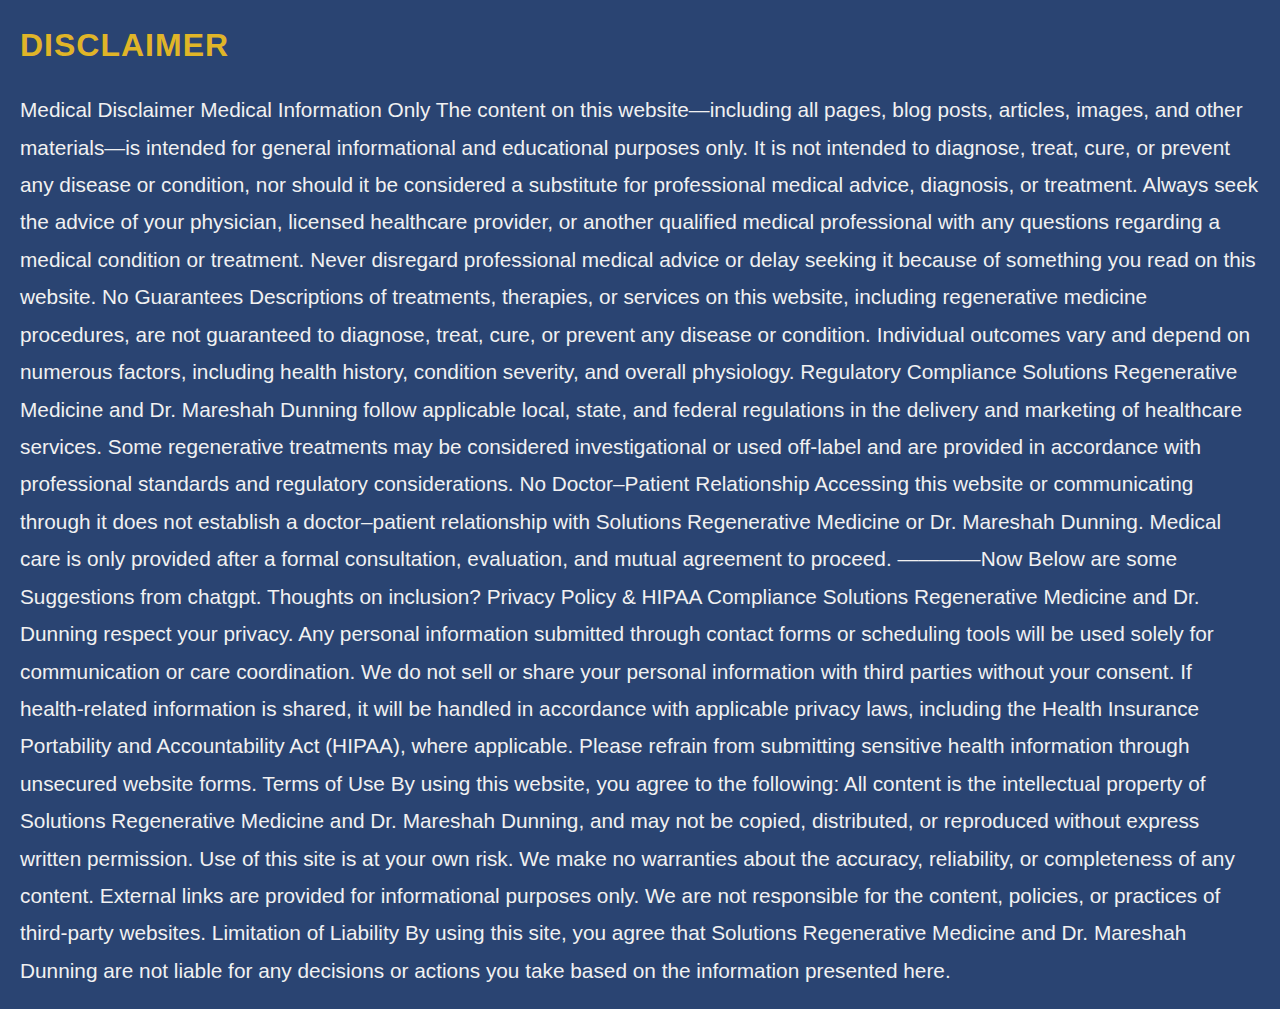
<file: Disclaimer.html>
<!DOCTYPE html>
<html lang="en">
<head>
    <meta charset="UTF-8">
    <meta name="viewport" content="width=device-width, initial-scale=1.0">
    <title>Document</title>
</head>
<link rel="stylesheet" href="Disclaimer.css">
<body>
    <section class="disclaimer-section">
  <div class="disclaimer-container">
    <h2 class="disclaimer-title">Disclaimer</h2>
    <p class="disclaimer-text">
      Medical Disclaimer
Medical Information Only
The content on this website—including all pages, blog posts, articles, images, and other materials—is intended for general informational and educational purposes only. It is not intended to diagnose, treat, cure, or prevent any disease or condition, nor should it be considered a substitute for professional medical advice, diagnosis, or treatment.

Always seek the advice of your physician, licensed healthcare provider, or another qualified medical professional with any questions regarding a medical condition or treatment. Never disregard professional medical advice or delay seeking it because of something you read on this website.

No Guarantees
Descriptions of treatments, therapies, or services on this website, including regenerative medicine procedures, are not guaranteed to diagnose, treat, cure, or prevent any disease or condition. Individual outcomes vary and depend on numerous factors, including health history, condition severity, and overall physiology.

Regulatory Compliance
Solutions Regenerative Medicine and Dr. Mareshah Dunning follow applicable local, state, and federal regulations in the delivery and marketing of healthcare services. Some regenerative treatments may be considered investigational or used off-label and are provided in accordance with professional standards and regulatory considerations.

No Doctor–Patient Relationship
Accessing this website or communicating through it does not establish a doctor–patient relationship with Solutions Regenerative Medicine or Dr. Mareshah Dunning. Medical care is only provided after a formal consultation, evaluation, and mutual agreement to proceed.

————Now Below are some Suggestions from chatgpt. Thoughts on inclusion?

Privacy Policy & HIPAA Compliance
Solutions Regenerative Medicine and Dr. Dunning respect your privacy. Any personal information submitted through contact forms or scheduling tools will be used solely for communication or care coordination. We do not sell or share your personal information with third parties without your consent.

If health-related information is shared, it will be handled in accordance with applicable privacy laws, including the Health Insurance Portability and Accountability Act (HIPAA), where applicable. Please refrain from submitting sensitive health information through unsecured website forms.

Terms of Use
By using this website, you agree to the following:

All content is the intellectual property of Solutions Regenerative Medicine and Dr. Mareshah Dunning, and may not be copied, distributed, or reproduced without express written permission.
Use of this site is at your own risk. We make no warranties about the accuracy, reliability, or completeness of any content.
External links are provided for informational purposes only. We are not responsible for the content, policies, or practices of third-party websites.

Limitation of Liability
By using this site, you agree that Solutions Regenerative Medicine and Dr. Mareshah Dunning are not liable for any decisions or actions you take based on the information presented here.
    </p>
  </div>
</section>

</body>
</html>
</file>
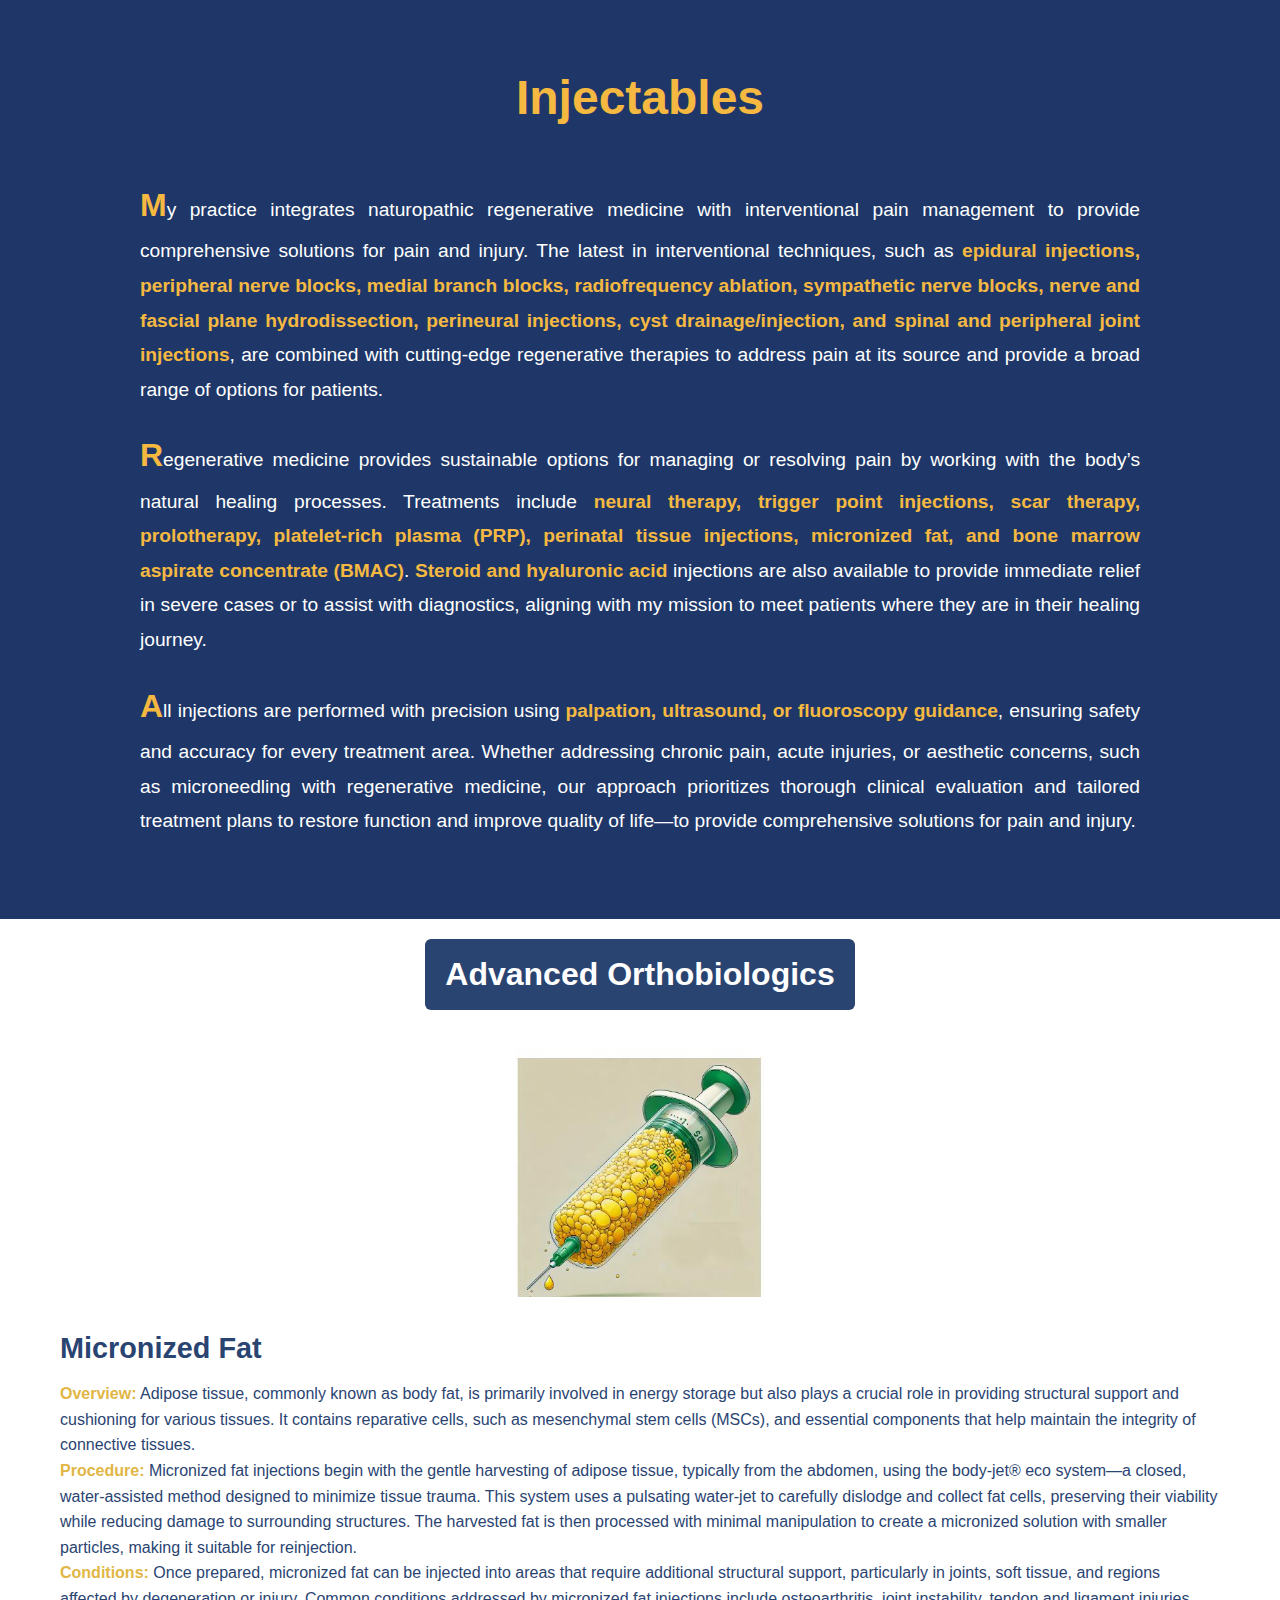
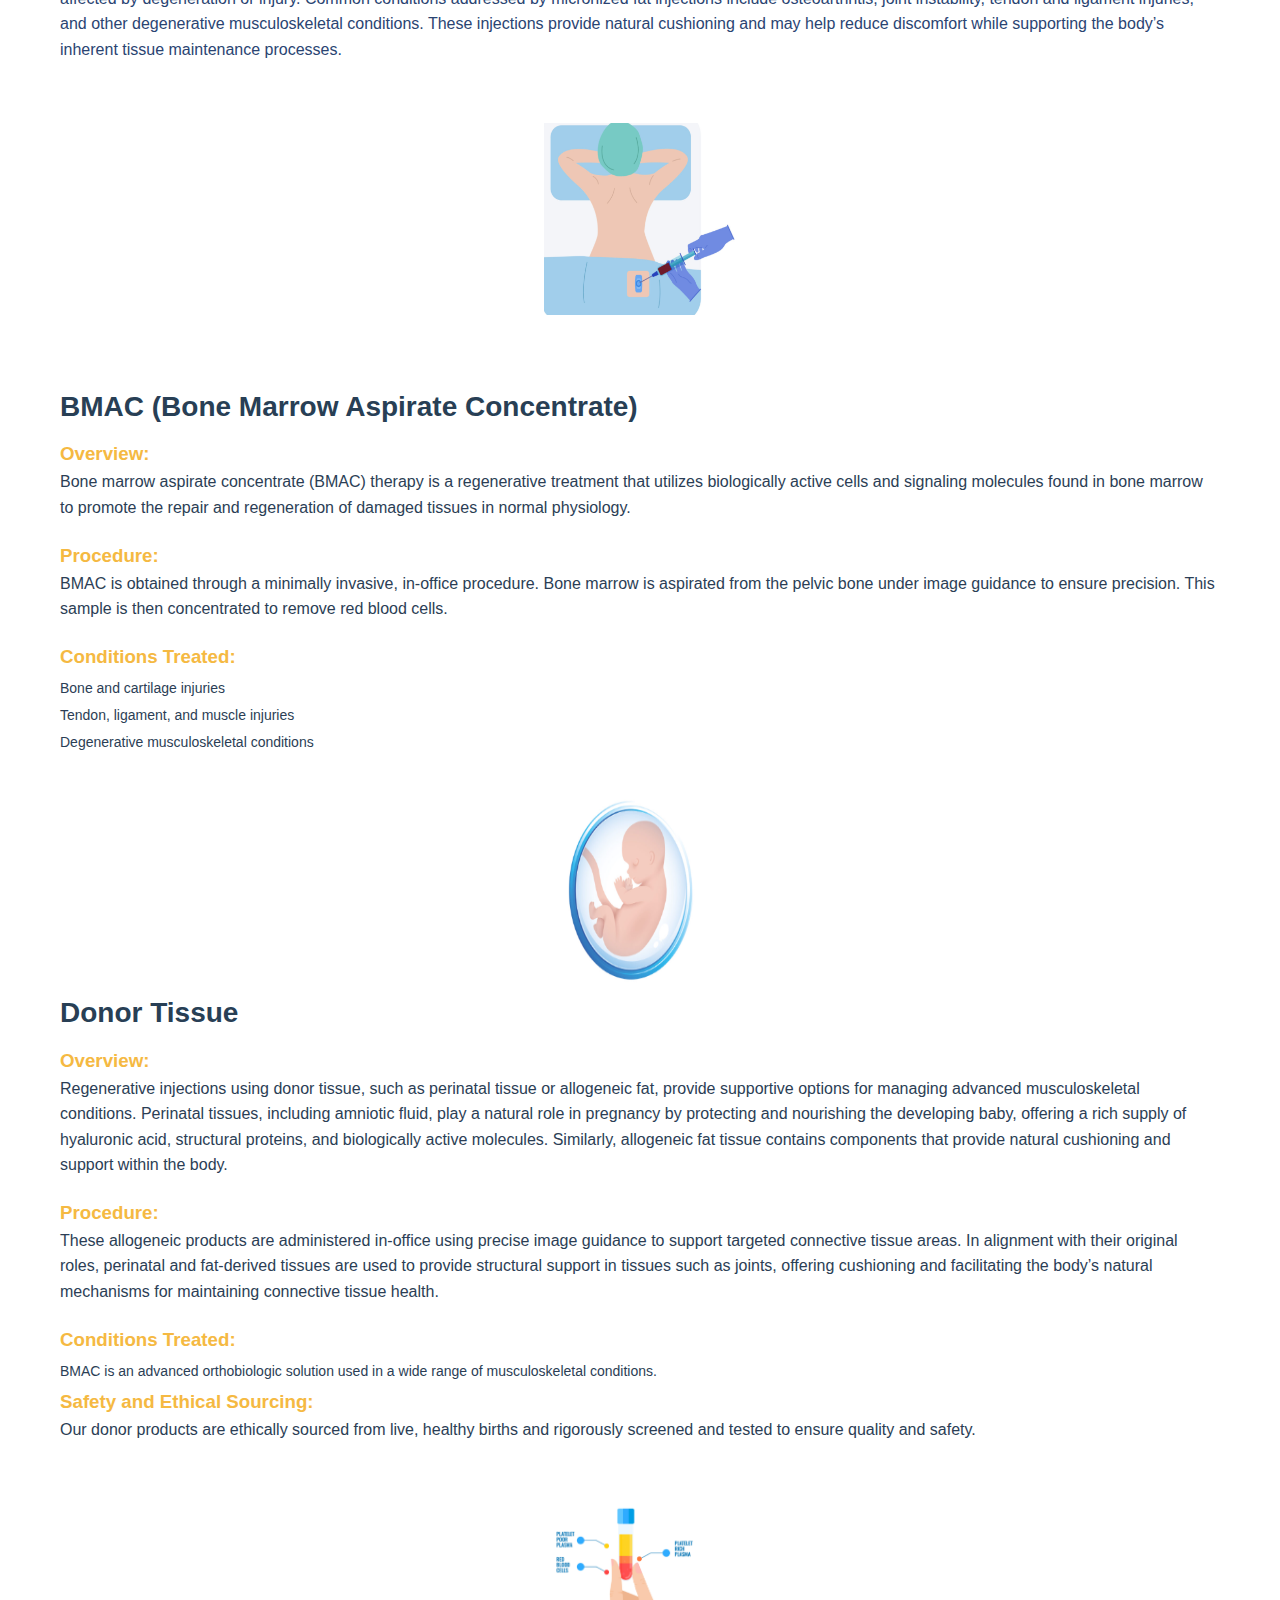
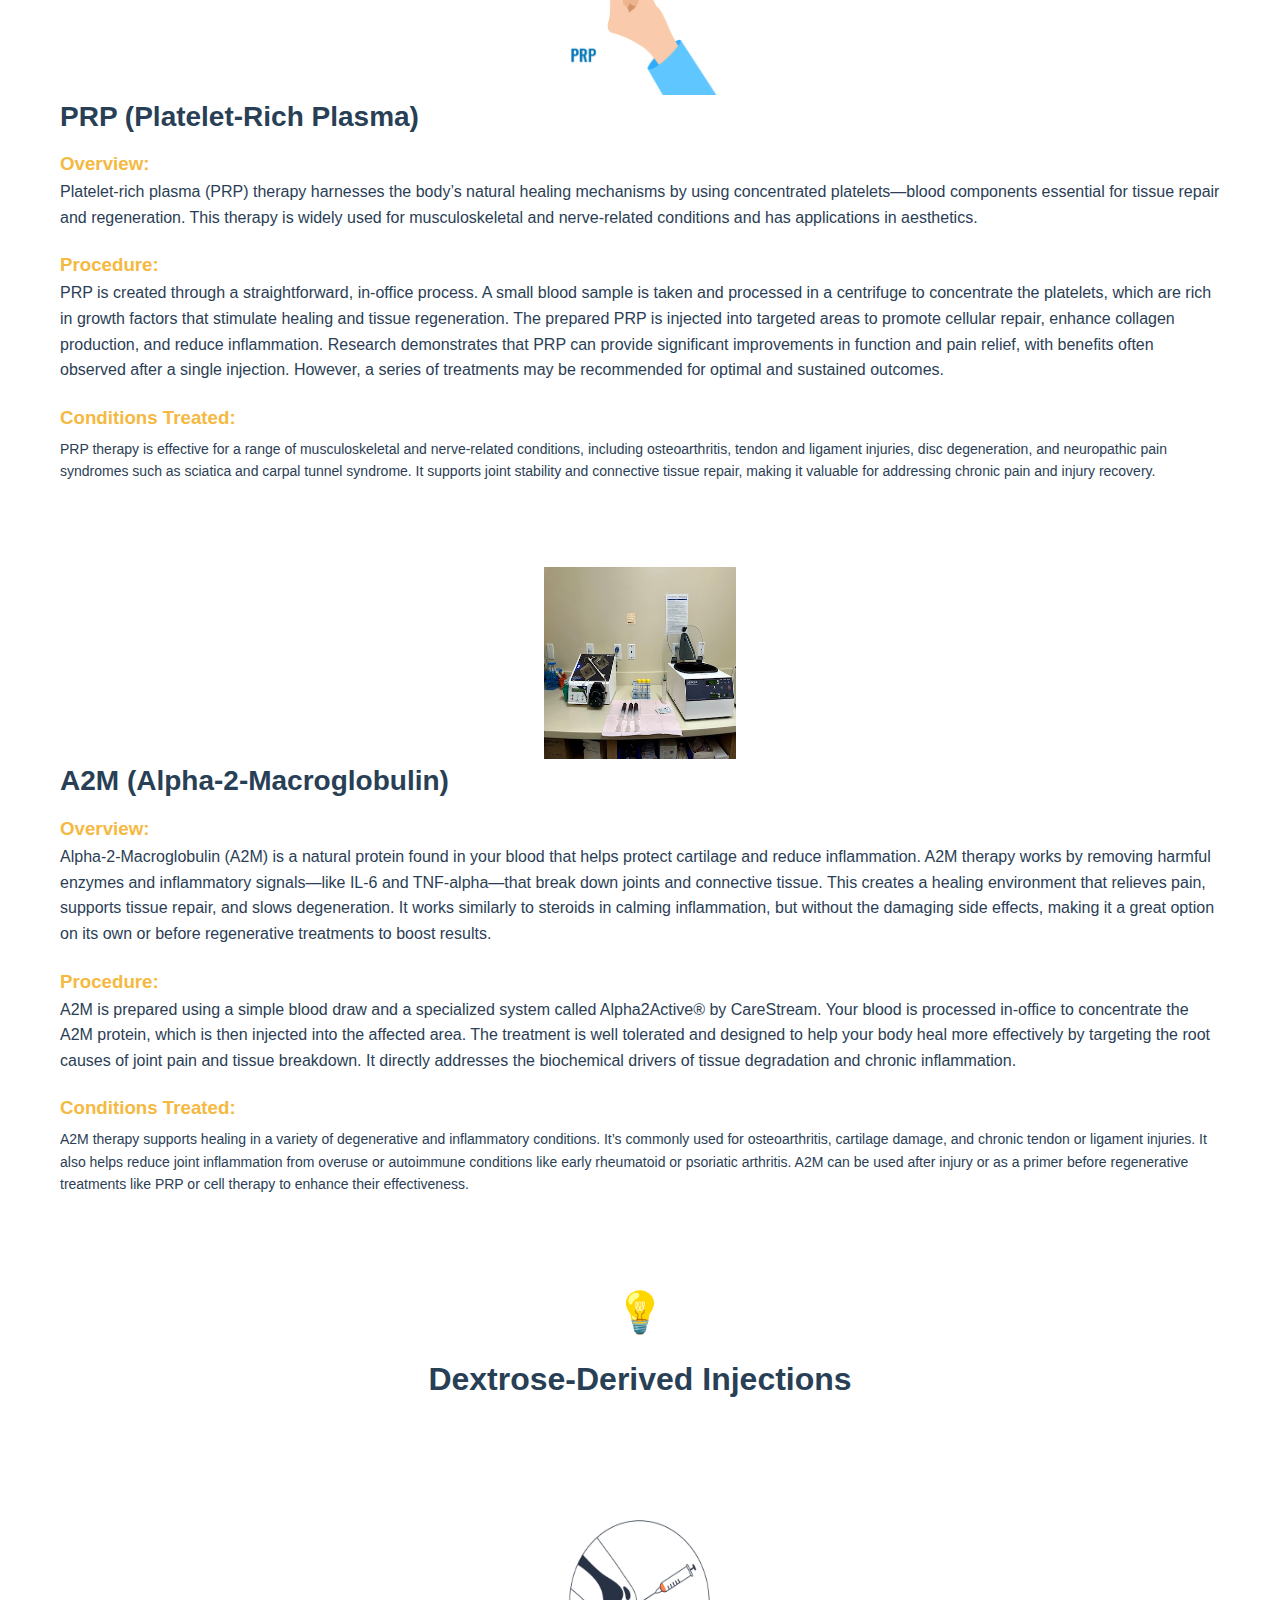
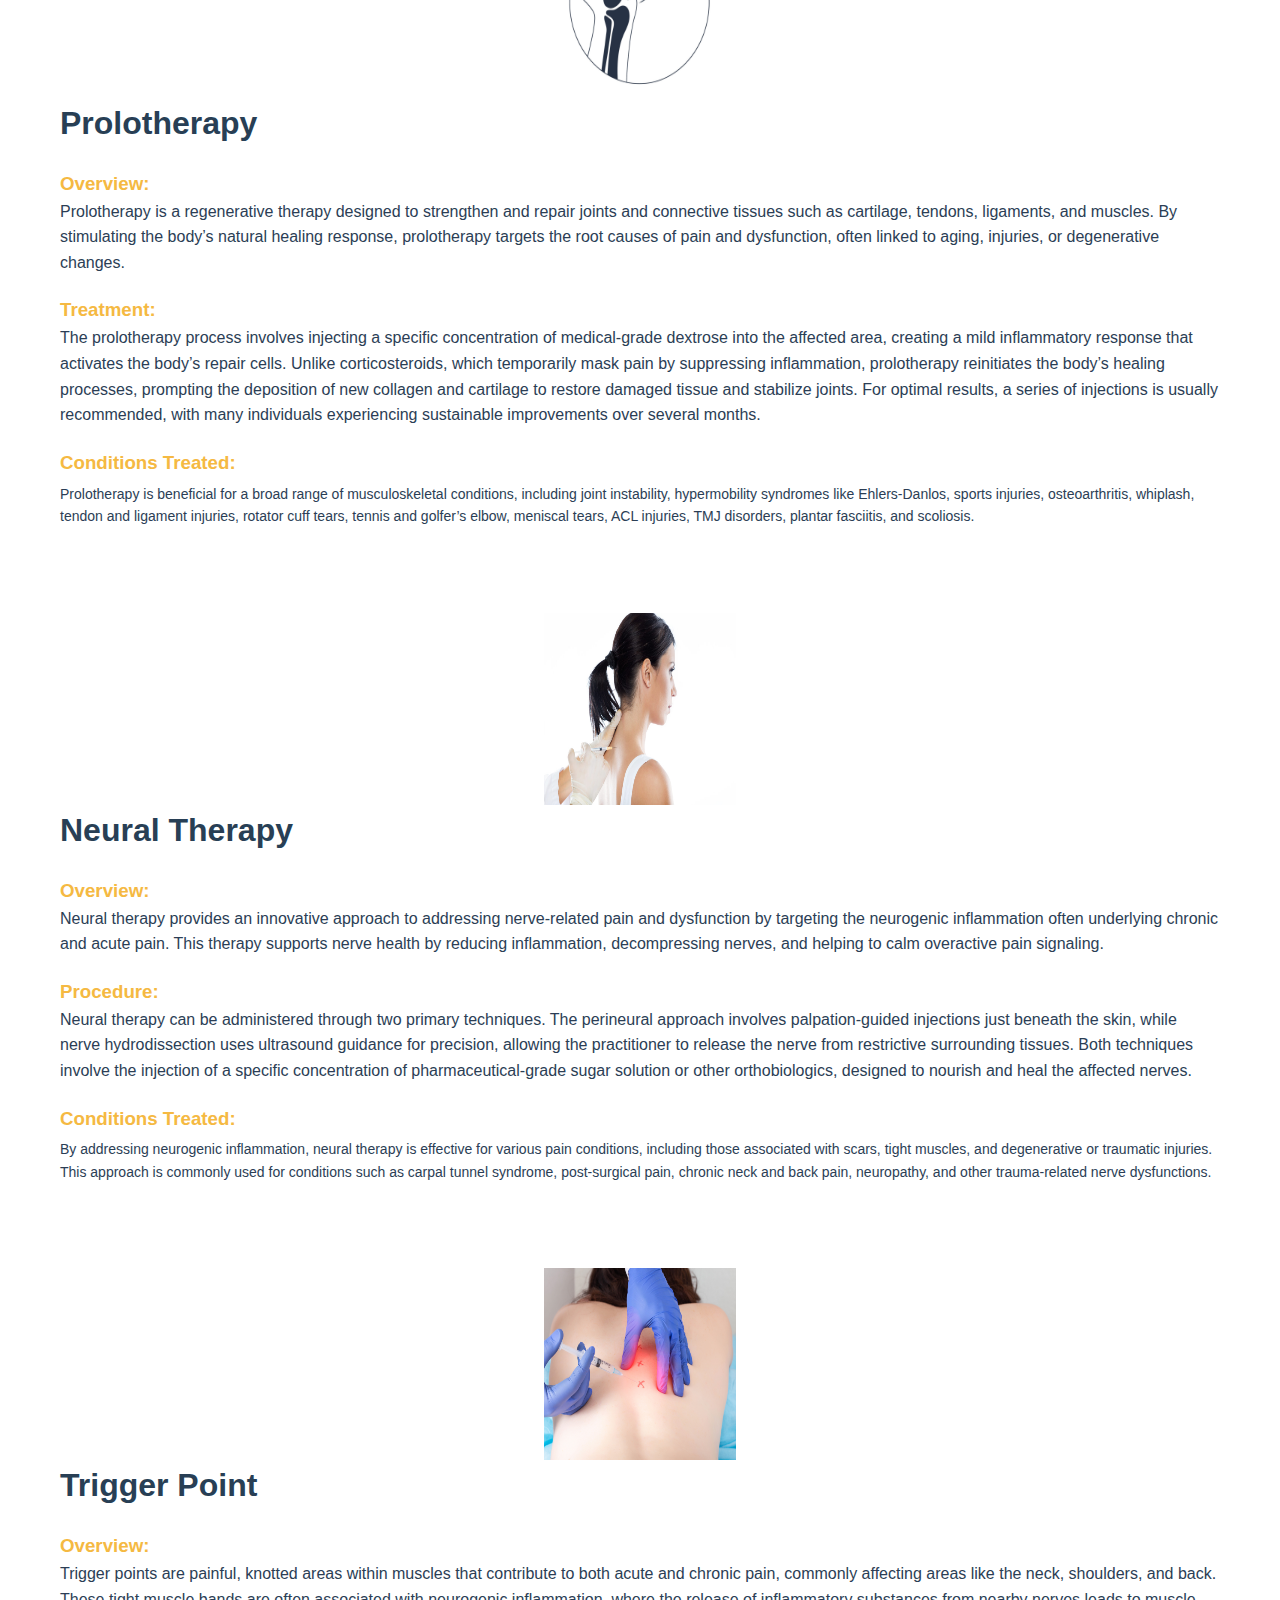
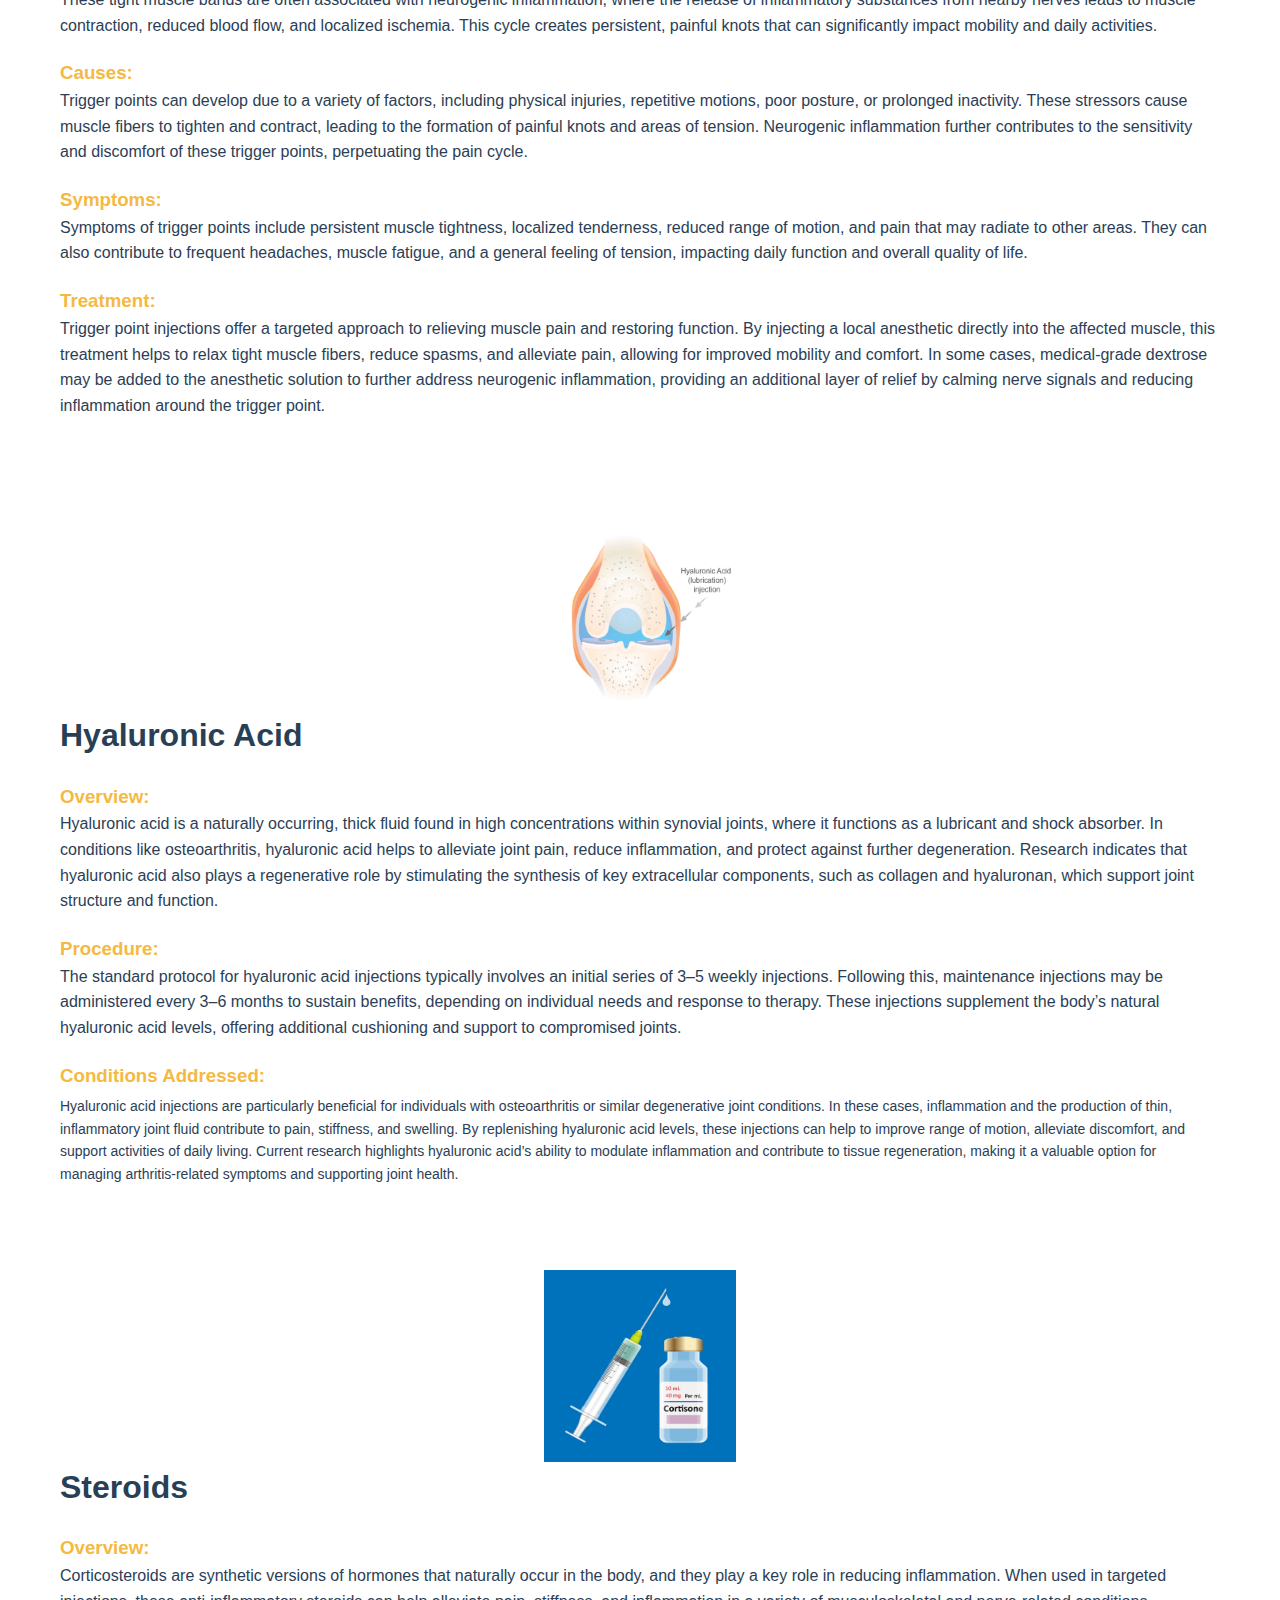
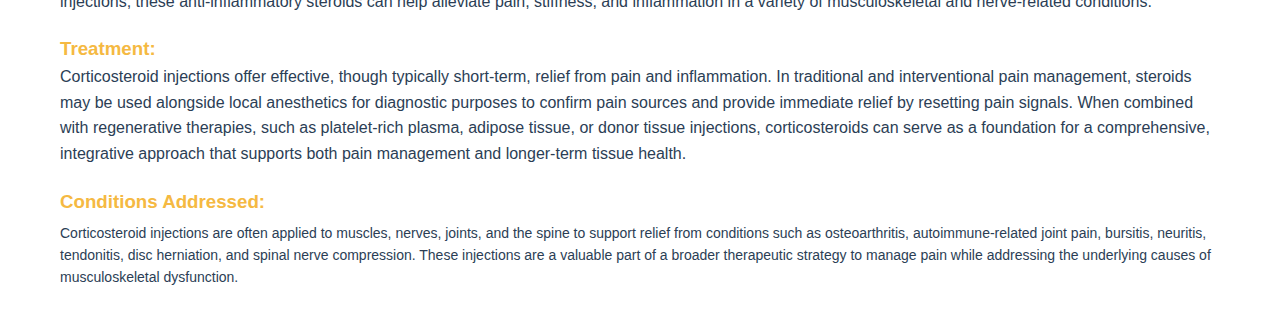
<file: injection.html>
<!DOCTYPE html>
<html lang="en">

<head>
  <meta charset="UTF-8" />
  <meta name="viewport" content="width=device-width, initial-scale=1.0" />
  <title>Injectables</title>

  <link rel="stylesheet" href="services.css">
</head>

<body>

  <section class="injectables-section">
    <div class="injectables-container">
      <h1>Injectables</h1>
      <p>
        My practice integrates naturopathic regenerative medicine with interventional pain management to provide
        comprehensive solutions for pain and injury. The latest in interventional techniques, such as
        <span>epidural injections, peripheral nerve blocks, medial branch blocks, radiofrequency ablation,
          sympathetic nerve blocks, nerve and fascial plane hydrodissection, perineural injections, cyst
          drainage/injection, and spinal and peripheral joint injections</span>, are combined with
        cutting-edge regenerative therapies to address pain at its source and provide a broad range of options
        for patients.
      </p>

      <p>
        Regenerative medicine provides sustainable options for managing or resolving pain by working with the
        body’s natural healing processes. Treatments include <span>neural therapy, trigger point injections,
          scar therapy, prolotherapy, platelet-rich plasma (PRP), perinatal tissue injections, micronized fat,
          and bone marrow aspirate concentrate (BMAC)</span>. <span>Steroid and hyaluronic acid</span>
        injections are also available to provide immediate relief in severe cases or to assist with diagnostics,
        aligning with my mission to meet patients where they are in their healing journey.
      </p>

      <p>
        All injections are performed with precision using <span>palpation, ultrasound, or fluoroscopy
          guidance</span>, ensuring safety and accuracy for every treatment area. Whether addressing chronic
        pain, acute injuries, or aesthetic concerns, such as microneedling with regenerative medicine, our
        approach prioritizes thorough clinical evaluation and tailored treatment plans to restore function and
        improve quality of life—to provide comprehensive solutions for pain and injury.
      </p>
    </div>
  </section>


  <section class="ortho-section">
    <h2 class="ortho-title">Advanced Orthobiologics</h2>
    <div class="ortho-content">
      <div class="ortho-image">
        <img src="syringe_image.jpg" alt="Micronized Fat">
      </div>
      <div class="ortho-text">
        <h3>Micronized Fat</h3>
        <p><strong>Overview:</strong> Adipose tissue, commonly known as body fat, is primarily involved in energy
          storage but also plays a crucial role in providing structural support and cushioning for various tissues. It
          contains reparative cells, such as mesenchymal stem cells (MSCs), and essential components that help maintain
          the integrity of connective tissues.</p>
        <p><strong>Procedure:</strong> Micronized fat injections begin with the gentle harvesting of adipose tissue,
          typically from the abdomen, using the body-jet® eco system—a closed, water-assisted method designed to
          minimize tissue trauma. This system uses a pulsating water-jet to carefully dislodge and collect fat cells,
          preserving their viability while reducing damage to surrounding structures. The harvested fat is then
          processed with minimal manipulation to create a micronized solution with smaller particles, making it suitable
          for reinjection.</p>
        <p><strong>Conditions:</strong> Once prepared, micronized fat can be injected into areas that require additional
          structural support, particularly in joints, soft tissue, and regions affected by degeneration or injury.
          Common conditions addressed by micronized fat injections include osteoarthritis, joint instability, tendon and
          ligament injuries, and other degenerative musculoskeletal conditions. These injections provide natural
          cushioning and may help reduce discomfort while supporting the body’s inherent tissue maintenance processes.
        </p>
      </div>
    </div>
  </section>






  <section class="bmac-section">
    <div class="procedure-img">
      <img src="converted_image_transparent.png" alt="BMAC Procedure">
    </div>
    <h1 class="title">BMAC (Bone Marrow Aspirate Concentrate)</h1>
    <div class="bmac-info">
      <div class="details">
        <h3>Overview:</h3>
        <p>Bone marrow aspirate concentrate (BMAC) therapy is a regenerative treatment that utilizes biologically active
          cells and signaling molecules found in bone marrow to promote the repair and regeneration of damaged tissues
          in normal physiology.</p>

        <h3>Procedure:</h3>
        <p>BMAC is obtained through a minimally invasive, in-office procedure. Bone marrow is aspirated from the pelvic
          bone under image guidance to ensure precision. This sample is then concentrated to remove red blood cells.</p>

        <h3>Conditions Treated:</h3>
        <ul>
          <li>Bone and cartilage injuries</li>
          <li>Tendon, ligament, and muscle injuries</li>
          <li>Degenerative musculoskeletal conditions</li>
        </ul>
      </div>

    </div>
  </section>





  <section class="donor-tissue-section">
    <div class="procedure-img">
      <img src="baby.jpg" alt="Donor Tissue">
    </div>
    <h1 class="title">Donor Tissue</h1>
    <div class="donor-info">
      <div class="details">
        <h3>Overview:</h3>
        <p>Regenerative injections using donor tissue, such as perinatal tissue or allogeneic fat, provide supportive
          options for managing advanced musculoskeletal conditions. Perinatal tissues, including amniotic fluid, play a
          natural role in pregnancy by protecting and nourishing the developing baby, offering a rich supply of
          hyaluronic acid, structural proteins, and biologically active molecules. Similarly, allogeneic fat tissue
          contains components that provide natural cushioning and support within the body.</p>

        <h3>Procedure:</h3>
        <p>These allogeneic products are administered in-office using precise image guidance to support targeted
          connective tissue areas. In alignment with their original roles, perinatal and fat-derived tissues are used to
          provide structural support in tissues such as joints, offering cushioning and facilitating the body’s natural
          mechanisms for maintaining connective tissue health.</p>

        <h3>Conditions Treated:</h3>
        <ul>
          <li>BMAC is an advanced orthobiologic solution used in a wide range of musculoskeletal conditions.</li>
        </ul>

        <h3>Safety and Ethical Sourcing:</h3>
        <p>Our donor products are ethically sourced from live, healthy births and rigorously screened and tested to
          ensure quality and safety.</p>
      </div>

    </div>
  </section>



  <section class="prp-section">
    <div class="procedure-img">
      <img src="prp.jpg" alt="PRP Procedure">
    </div>
    <h1 class="title">PRP (Platelet-Rich Plasma)</h1>
    <div class="prp-info">
      <div class="details">
        <h3>Overview:</h3>
        <p>Platelet-rich plasma (PRP) therapy harnesses the body’s natural healing mechanisms by using concentrated
          platelets—blood components essential for tissue repair and regeneration. This therapy is widely used for
          musculoskeletal and nerve-related conditions and has applications in aesthetics.</p>

        <h3>Procedure:</h3>
        <p>PRP is created through a straightforward, in-office process. A small blood sample is taken and processed in a
          centrifuge to concentrate the platelets, which are rich in growth factors that stimulate healing and tissue
          regeneration. The prepared PRP is injected into targeted areas to promote cellular repair, enhance collagen
          production, and reduce inflammation. Research demonstrates that PRP can provide significant improvements in
          function and pain relief, with benefits often observed after a single injection. However, a series of
          treatments may be recommended for optimal and sustained outcomes.</p>

        <h3>Conditions Treated:</h3>
        <ul>
          <li>PRP therapy is effective for a range of musculoskeletal and nerve-related conditions, including
            osteoarthritis, tendon and ligament injuries, disc degeneration, and neuropathic pain syndromes such as
            sciatica and carpal tunnel syndrome. It supports joint stability and connective tissue repair, making it
            valuable for addressing chronic pain and injury recovery.</li>
        </ul>
      </div>

    </div>
  </section>



  <section class="a2m-section">
    <div class="procedure-img">
      <img src="IMG_4429-1.jpg" alt="A2M Procedure">
    </div>
    <h1 class="title">A2M (Alpha-2-Macroglobulin)</h1>
    <div class="a2m-info">
      <div class="details">
        <h3>Overview:</h3>
        <p>Alpha-2-Macroglobulin (A2M) is a natural protein found in your blood that helps protect cartilage and reduce
          inflammation. A2M therapy works by removing harmful enzymes and inflammatory signals—like IL-6 and
          TNF-alpha—that break down joints and connective tissue. This creates a healing environment that relieves pain,
          supports tissue repair, and slows degeneration. It works similarly to steroids in calming inflammation, but
          without the damaging side effects, making it a great option on its own or before regenerative treatments to
          boost results.</p>

        <h3>Procedure:</h3>
        <p>A2M is prepared using a simple blood draw and a specialized system called Alpha2Active® by CareStream. Your
          blood is processed in-office to concentrate the A2M protein, which is then injected into the affected area.
          The treatment is well tolerated and designed to help your body heal more effectively by targeting the root
          causes of joint pain and tissue breakdown. It directly addresses the biochemical drivers of tissue degradation
          and chronic inflammation.</p>

        <h3>Conditions Treated:</h3>
        <ul>
          <li>A2M therapy supports healing in a variety of degenerative and inflammatory conditions. It’s commonly used
            for osteoarthritis, cartilage damage, and chronic tendon or ligament injuries. It also helps reduce joint
            inflammation from overuse or autoimmune conditions like early rheumatoid or psoriatic arthritis. A2M can be
            used after injury or as a primer before regenerative treatments like PRP or cell therapy to enhance their
            effectiveness.</li>
        </ul>
      </div>

    </div>
  </section>



  <section class="dextrose-section">
    <div class="icon">💡</div>
    <h1 class="title">Dextrose-Derived Injections</h1>
  </section>



  <section class="prolotherapy-section">
    <div class="procedure-img">
      <img src="KneeInjection-1024x876.jpeg" alt="Prolotherapy Procedure">
    </div>
    <h1 class="title">Prolotherapy</h1>
    <div class="prolotherapy-info">
      <div class="details">
        <h3>Overview:</h3>
        <p>Prolotherapy is a regenerative therapy designed to strengthen and repair joints and connective tissues such
          as cartilage, tendons, ligaments, and muscles. By stimulating the body’s natural healing response,
          prolotherapy targets the root causes of pain and dysfunction, often linked to aging, injuries, or degenerative
          changes.</p>

        <h3>Treatment:</h3>
        <p>The prolotherapy process involves injecting a specific concentration of medical-grade dextrose into the
          affected area, creating a mild inflammatory response that activates the body’s repair cells. Unlike
          corticosteroids, which temporarily mask pain by suppressing inflammation, prolotherapy reinitiates the body’s
          healing processes, prompting the deposition of new collagen and cartilage to restore damaged tissue and
          stabilize joints. For optimal results, a series of injections is usually recommended, with many individuals
          experiencing sustainable improvements over several months.</p>

        <h3>Conditions Treated:</h3>
        <ul>
          <li>Prolotherapy is beneficial for a broad range of musculoskeletal conditions, including joint instability,
            hypermobility syndromes like Ehlers-Danlos, sports injuries, osteoarthritis, whiplash, tendon and ligament
            injuries, rotator cuff tears, tennis and golfer’s elbow, meniscal tears, ACL injuries, TMJ disorders,
            plantar fasciitis, and scoliosis.</li>
        </ul>
      </div>

    </div>
  </section>




  <section class="neural-therapy-section">
    <div class="procedure-img">
      <img src="ladyinjection.jpeg" alt="Neural Therapy Procedure">
    </div>
    <h1 class="title">Neural Therapy</h1>
    <div class="neural-therapy-info">
      <div class="details">
        <h3>Overview:</h3>
        <p>Neural therapy provides an innovative approach to addressing nerve-related pain and dysfunction by targeting
          the neurogenic inflammation often underlying chronic and acute pain. This therapy supports nerve health by
          reducing inflammation, decompressing nerves, and helping to calm overactive pain signaling.</p>

        <h3>Procedure:</h3>
        <p>Neural therapy can be administered through two primary techniques. The perineural approach involves
          palpation-guided injections just beneath the skin, while nerve hydrodissection uses ultrasound guidance for
          precision, allowing the practitioner to release the nerve from restrictive surrounding tissues. Both
          techniques involve the injection of a specific concentration of pharmaceutical-grade sugar solution or other
          orthobiologics, designed to nourish and heal the affected nerves.</p>

        <h3>Conditions Treated:</h3>
        <ul>
          <li>By addressing neurogenic inflammation, neural therapy is effective for various pain conditions, including
            those associated with scars, tight muscles, and degenerative or traumatic injuries. This approach is
            commonly used for conditions such as carpal tunnel syndrome, post-surgical pain, chronic neck and back pain,
            neuropathy, and other trauma-related nerve dysfunctions.</li>
        </ul>
      </div>

    </div>
  </section>


  <section class="trigger-point-section">
    <div class="procedure-img">
      <img src="injacted.png" alt="Trigger Point Injection">
    </div>
    <h1 class="title">Trigger Point</h1>
    <div class="trigger-point-info">
      <div class="details">
        <h3>Overview:</h3>
        <p>Trigger points are painful, knotted areas within muscles that contribute to both acute and chronic pain,
          commonly affecting areas like the neck, shoulders, and back. These tight muscle bands are often associated
          with neurogenic inflammation, where the release of inflammatory substances from nearby nerves leads to muscle
          contraction, reduced blood flow, and localized ischemia. This cycle creates persistent, painful knots that can
          significantly impact mobility and daily activities.</p>

        <h3>Causes:</h3>
        <p>Trigger points can develop due to a variety of factors, including physical injuries, repetitive motions, poor
          posture, or prolonged inactivity. These stressors cause muscle fibers to tighten and contract, leading to the
          formation of painful knots and areas of tension. Neurogenic inflammation further contributes to the
          sensitivity and discomfort of these trigger points, perpetuating the pain cycle.</p>

        <h3>Symptoms:</h3>
        <p>Symptoms of trigger points include persistent muscle tightness, localized tenderness, reduced range of
          motion, and pain that may radiate to other areas. They can also contribute to frequent headaches, muscle
          fatigue, and a general feeling of tension, impacting daily function and overall quality of life.</p>

        <h3>Treatment:</h3>
        <p>Trigger point injections offer a targeted approach to relieving muscle pain and restoring function. By
          injecting a local anesthetic directly into the affected muscle, this treatment helps to relax tight muscle
          fibers, reduce spasms, and alleviate pain, allowing for improved mobility and comfort. In some cases,
          medical-grade dextrose may be added to the anesthetic solution to further address neurogenic inflammation,
          providing an additional layer of relief by calming nerve signals and reducing inflammation around the trigger
          point.</p>
      </div>

    </div>
  </section>




  <section class="hyaluronic-acid-section">
    <div class="procedure-img">
      <img src="Hyaluronic-Acid-1024x970.jpeg" alt="Hyaluronic Acid Injection">
    </div>
    <h1 class="title">Hyaluronic Acid</h1>
    <div class="hyaluronic-acid-info">
      <div class="details">
        <h3>Overview:</h3>
        <p>Hyaluronic acid is a naturally occurring, thick fluid found in high concentrations within synovial joints,
          where it functions as a lubricant and shock absorber. In conditions like osteoarthritis, hyaluronic acid helps
          to alleviate joint pain, reduce inflammation, and protect against further degeneration. Research indicates
          that hyaluronic acid also plays a regenerative role by stimulating the synthesis of key extracellular
          components, such as collagen and hyaluronan, which support joint structure and function.</p>

        <h3>Procedure:</h3>
        <p>The standard protocol for hyaluronic acid injections typically involves an initial series of 3–5 weekly
          injections. Following this, maintenance injections may be administered every 3–6 months to sustain benefits,
          depending on individual needs and response to therapy. These injections supplement the body’s natural
          hyaluronic acid levels, offering additional cushioning and support to compromised joints.</p>

        <h3>Conditions Addressed:</h3>
        <ul>
          <li>Hyaluronic acid injections are particularly beneficial for individuals with osteoarthritis or similar
            degenerative joint conditions. In these cases, inflammation and the production of thin, inflammatory joint
            fluid contribute to pain, stiffness, and swelling. By replenishing hyaluronic acid levels, these injections
            can help to improve range of motion, alleviate discomfort, and support activities of daily living. Current
            research highlights hyaluronic acid’s ability to modulate inflammation and contribute to tissue
            regeneration, making it a valuable option for managing arthritis-related symptoms and supporting joint
            health.</li>
        </ul>
      </div>

    </div>
  </section>




  <section class="steroids-section">
    <div class="procedure-img">
      <img src="Cortisone-963x1024.jpeg" alt="Steroid Injection">
    </div>
    <h1 class="title">Steroids</h1>
    <div class="steroids-info">
      <div class="details">
        <h3>Overview:</h3>
        <p>Corticosteroids are synthetic versions of hormones that naturally occur in the body, and they play a key role
          in reducing inflammation. When used in targeted injections, these anti-inflammatory steroids can help
          alleviate pain, stiffness, and inflammation in a variety of musculoskeletal and nerve-related conditions.</p>

        <h3>Treatment:</h3>
        <p>Corticosteroid injections offer effective, though typically short-term, relief from pain and inflammation. In
          traditional and interventional pain management, steroids may be used alongside local anesthetics for
          diagnostic purposes to confirm pain sources and provide immediate relief by resetting pain signals. When
          combined with regenerative therapies, such as platelet-rich plasma, adipose tissue, or donor tissue
          injections, corticosteroids can serve as a foundation for a comprehensive, integrative approach that supports
          both pain management and longer-term tissue health.</p>

        <h3>Conditions Addressed:</h3>
        <ul>
          <li>Corticosteroid injections are often applied to muscles, nerves, joints, and the spine to support relief
            from conditions such as osteoarthritis, autoimmune-related joint pain, bursitis, neuritis, tendonitis, disc
            herniation, and spinal nerve compression. These injections are a valuable part of a broader therapeutic
            strategy to manage pain while addressing the underlying causes of musculoskeletal dysfunction.</li>
        </ul>
      </div>
    </div>
  </section>


</body>

</html>
</file>
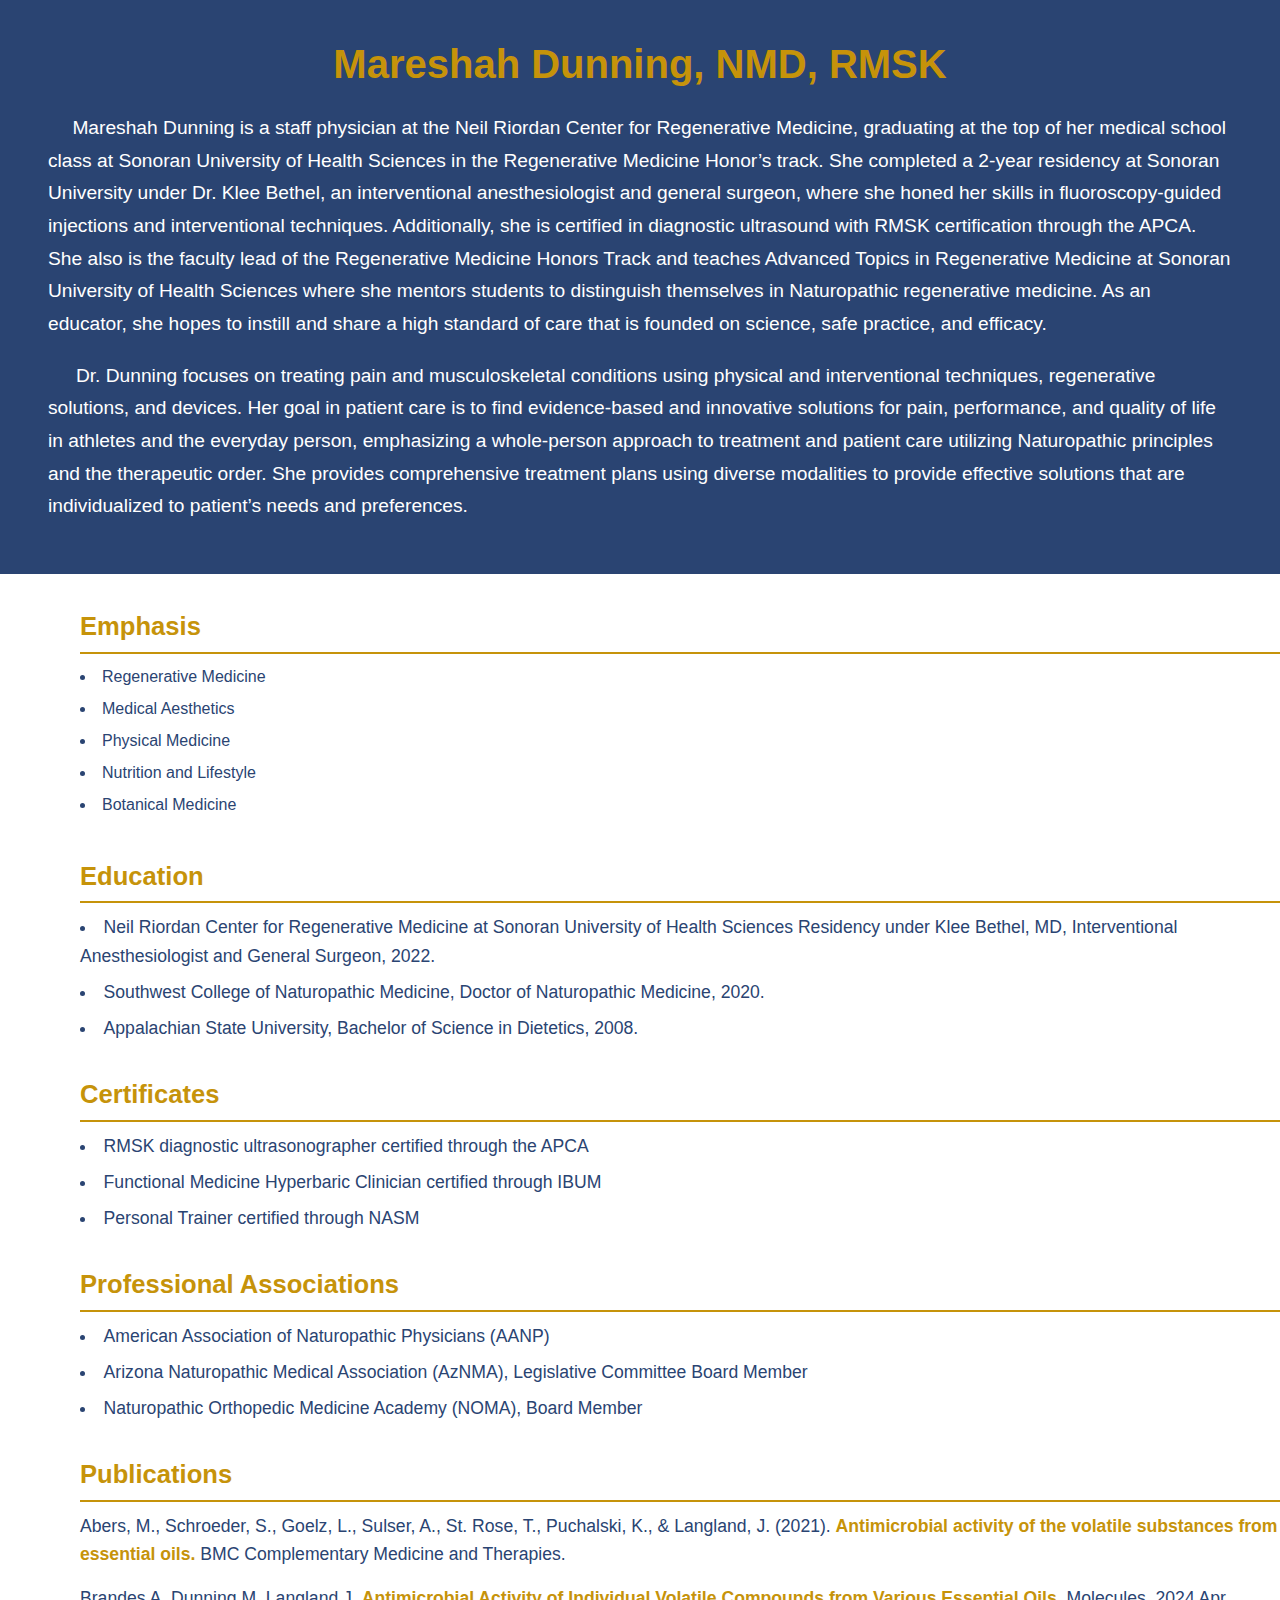
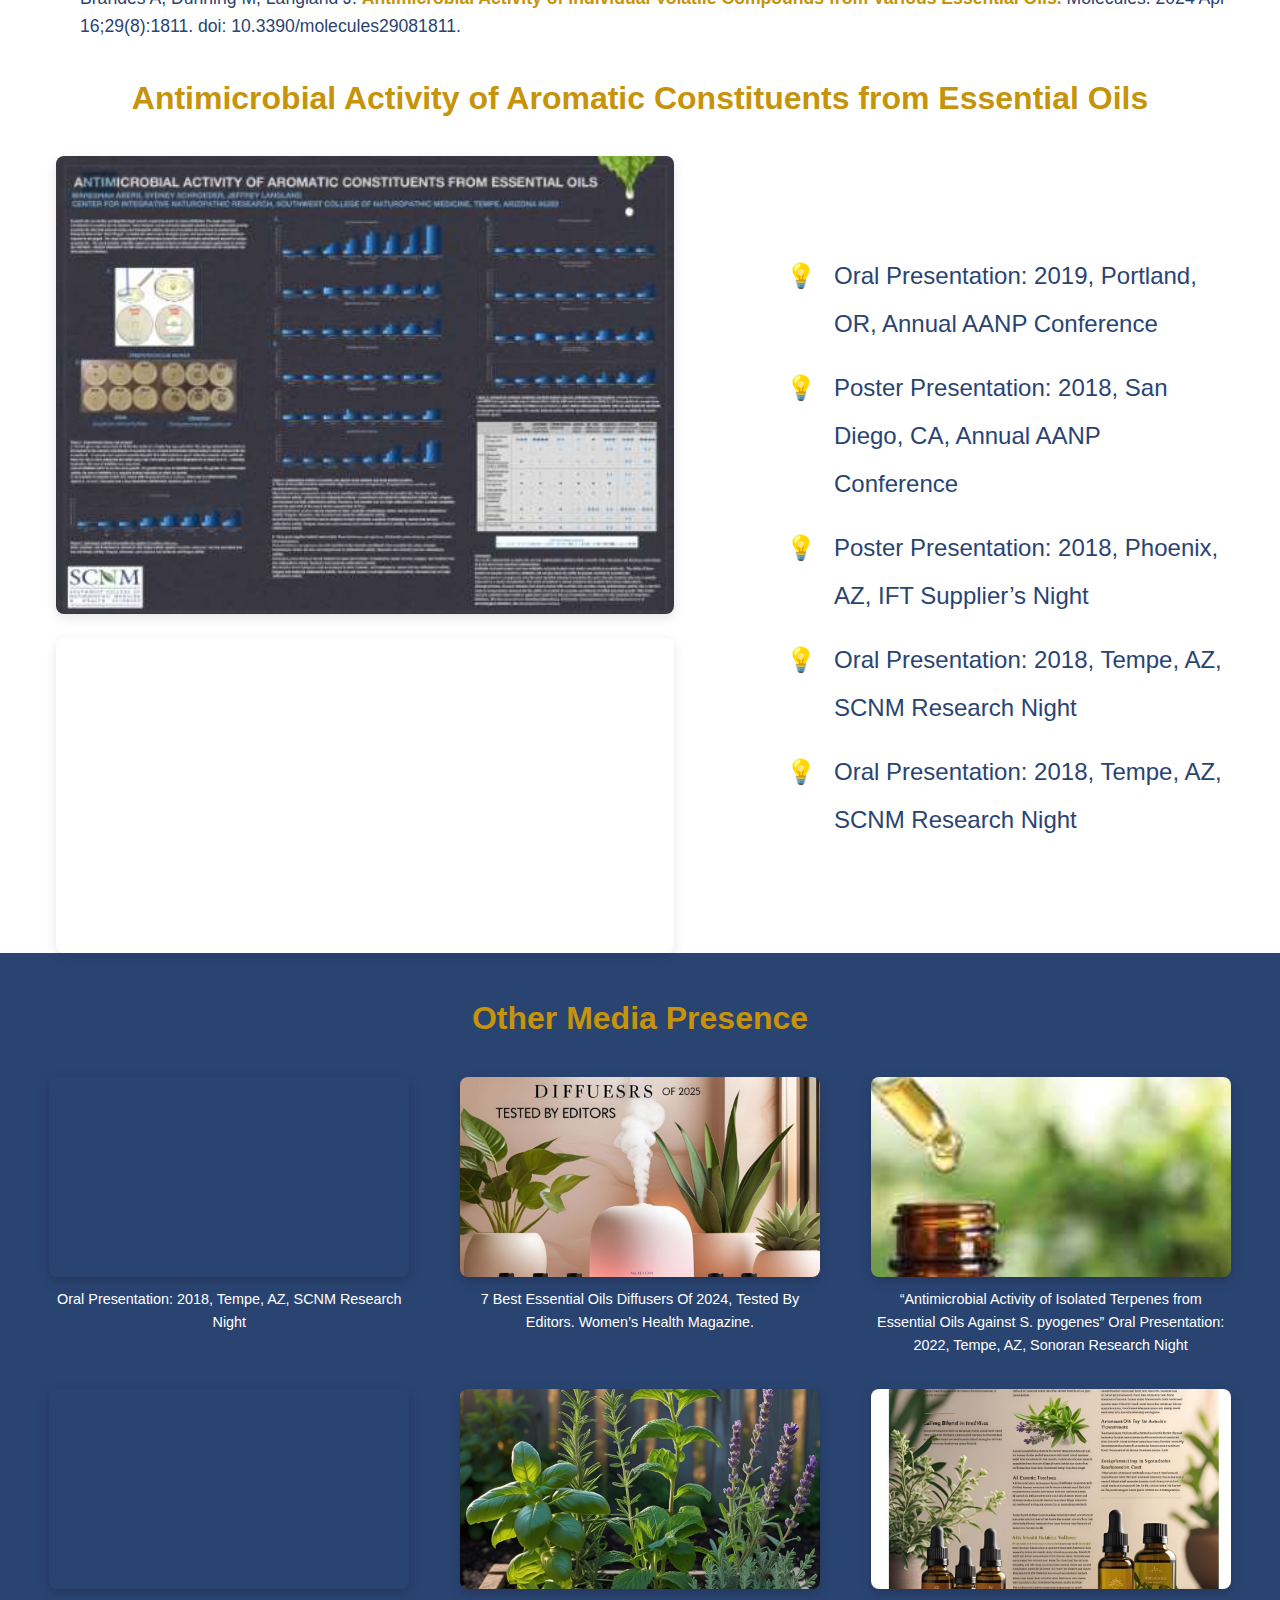
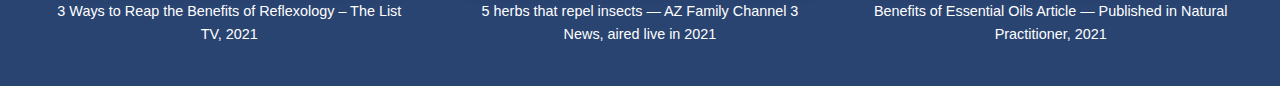
<file: Mareshah.html>
<!DOCTYPE html>
<html lang="en">
<head>
    <meta charset="UTF-8">
    <meta name="viewport" content="width=device-width, initial-scale=1.0">
    <title>Document</title>
</head>
<link rel="stylesheet" href="about.css">
<body>
    <section class="profile-section">
  <div class="profile-container">
    <h1 class="profile-header">Mareshah Dunning, NMD, RMSK</h1>
    <div class="profile-content">
      <p>r. Mareshah Dunning is a staff physician at the Neil Riordan Center for Regenerative Medicine, graduating at the top of her medical school class at Sonoran University of Health Sciences in the Regenerative Medicine Honor’s track. She completed a 2-year residency at Sonoran University under Dr. Klee Bethel, an interventional anesthesiologist and general surgeon, where she honed her skills in fluoroscopy-guided injections and interventional techniques. Additionally, she is certified in diagnostic ultrasound with RMSK certification through the APCA. She also is the faculty lead of the Regenerative Medicine Honors Track and teaches Advanced Topics in Regenerative Medicine at Sonoran University of Health Sciences where she mentors students to distinguish themselves in Naturopathic regenerative medicine. As an educator, she hopes to instill and share a high standard of care that is founded on science, safe practice, and efficacy.</p>
      <p> DDr. Dunning focuses on treating pain and musculoskeletal conditions using physical and interventional techniques, regenerative solutions, and devices. Her goal in patient care is to find evidence-based and innovative solutions for pain, performance, and quality of life in athletes and the everyday person, emphasizing a whole-person approach to treatment and patient care utilizing Naturopathic principles and the therapeutic order. She provides comprehensive treatment plans using diverse modalities to provide effective solutions that are individualized to patient’s needs and preferences.</p>
    </div>
  </div>
</section>






 <section class="intro-section">
    <!-- <div class="intro-photo">
      <img src="your-image.jpg" alt="Dr. Mareshah Dunning">
    </div> -->
    <div class="emphasis-section">
      <h3 class="section-title">Emphasis</h3>
      <ul class="emphasis-list">
        <li>Regenerative Medicine</li>
        <li>Medical Aesthetics</li>
        <li>Physical Medicine</li>
        <li>Nutrition and Lifestyle</li>
        <li>Botanical Medicine</li>
      </ul>
    </div>
  </section>

  <!-- Education -->
  <section class="education-section">
    <h3 class="section-title">Education</h3>
    <ul class="section-list">
      <li>Neil Riordan Center for Regenerative Medicine at Sonoran University of Health Sciences Residency under Klee Bethel, MD, Interventional Anesthesiologist and General Surgeon, 2022.</li>
      <li>Southwest College of Naturopathic Medicine, Doctor of Naturopathic Medicine, 2020.</li>
      <li>Appalachian State University, Bachelor of Science in Dietetics, 2008.</li>
    </ul>
  </section>

  <!-- Certifications -->
  <section class="certifications-section">
    <h3 class="section-title">Certificates</h3>
    <ul class="section-list">
      <li>RMSK diagnostic ultrasonographer certified through the APCA</li>
      <li>Functional Medicine Hyperbaric Clinician certified through IBUM</li>
      <li>Personal Trainer certified through NASM</li>
    </ul>
  </section>

  <!-- Associations -->
  <section class="associations-section">
    <h3 class="section-title">Professional Associations</h3>
    <ul class="section-list">
      <li>American Association of Naturopathic Physicians (AANP)</li>
      <li>Arizona Naturopathic Medical Association (AzNMA), Legislative Committee Board Member</li>
      <li>Naturopathic Orthopedic Medicine Academy (NOMA), Board Member</li>
    </ul>
  </section>

  <!-- Publications -->
  <section class="publications-section">
    <h3 class="section-title">Publications</h3>
    <div class="publication-entry">
      Abers, M., Schroeder, S., Goelz, L., Sulser, A., St. Rose, T., Puchalski, K., & Langland, J. (2021).  
      <a href="https://pmc.ncbi.nlm.nih.gov/articles/PMC8053297/">Antimicrobial activity of the volatile substances from essential oils.</a>  
      BMC Complementary Medicine and Therapies.
    </div>
    <div class="publication-entry">
      Brandes A, Dunning M, Langland J.  
      <a href="https://pmc.ncbi.nlm.nih.gov/articles/PMC11054172/">Antimicrobial Activity of Individual Volatile Compounds from Various Essential Oils.</a>  
      Molecules. 2024 Apr 16;29(8):1811. doi: 10.3390/molecules29081811.
    </div>
  </section>







  <section class="essential-oils-section">
  <h2 class="eo-header">Antimicrobial Activity of Aromatic Constituents from Essential Oils</h2>

  <div class="eo-content-wrapper">

    <!-- Media Block -->
    <div class="eo-media-block">
      <img src="Marshah3.jpg" alt="Poster presentation">

      <iframe 
        src="https://www.youtube.com/embed/s5BdAe9Jvrk?si=m1O7ILVY-y5sO8nY" allowfullscreen>" 
        title="Antimicrobial Activity of Aromatic Constituents"
        allow="accelerometer; autoplay; clipboard-write; encrypted-media; gyroscope; picture-in-picture"
        allowfullscreen>
      </iframe>
    </div>

    <!-- Right Text Block -->
    <div class="eo-details">
      <ul class="eo-presentation-list">
        <li>Oral Presentation: 2019, Portland, OR, Annual AANP Conference</li>
        <li>Poster Presentation: 2018, San Diego, CA, Annual AANP Conference</li>
        <li>Poster Presentation: 2018, Phoenix, AZ, IFT Supplier’s Night</li>
        <li>Oral Presentation: 2018, Tempe, AZ, SCNM Research Night</li>
        <li>Oral Presentation: 2018, Tempe, AZ, SCNM Research Night</li>
      </ul>
    </div>

  </div>
</section>







<section class="media-section">
  <h2>Other Media Presence</h2>
  <div class="media-grid">

    <!-- Video 1 -->
    <div class="media-item">
      <iframe src="https://www.youtube.com/embed/s5BdAe9Jvrk?si=iPEVv0vucwb9sWgK" allowfullscreen>
              allow="accelerometer; autoplay; clipboard-write; encrypted-media; gyroscope; picture-in-picture" 
              allowfullscreen
              title="SCNM Research Night">
      </iframe>
      <div class="media-caption"><a href="">Oral Presentation: 2018, Tempe, AZ, SCNM Research Night</a></div>
    </div>

    <!-- Image 1 -->
    <div class="media-item">
      <img src="oil.jpg" alt="Essential Oil Diffusers">
      <div class="media-caption"><a href="">7 Best Essential Oils Diffusers Of 2024, Tested By Editors. Women’s Health Magazine.</a></div>
    </div>

    <!-- Image 2 -->
    <div class="media-item">
      <img src="honey.jpg" alt="Isolated Terpenes">
      <div class="media-caption">“Antimicrobial Activity of Isolated Terpenes from Essential Oils Against S. pyogenes” Oral Presentation: 2022, Tempe, AZ, Sonoran Research Night</div>
    </div>

    <!-- Video 2 -->
    <div class="media-item">
      <iframe src="https://www.youtube.com/embed/7KgcMbTTPQk?si=yObkq1_kWA32yIoa" allowfullscreen>
              allow="accelerometer; autoplay; clipboard-write; encrypted-media; gyroscope; picture-in-picture" 
              allowfullscreen
              title="Reflexology on The List TV">
      </iframe>
      <div class="media-caption"><a href="">3 Ways to Reap the Benefits of Reflexology – The List TV, 2021</a></div>
    </div>

    <!-- Image 3 -->
    <div class="media-item">
      <img src="tree.jpg" alt="Herbs repel insects">
      <div class="media-caption"><a href="">5 herbs that repel insects — AZ Family Channel 3 News, aired live in 2021</a></div>
    </div>

    <!-- Image 4 -->
    <div class="media-item">
      <img src="essential oils.jpg" alt="Essential Oils Article">
      <div class="media-caption"><a href=""></a>Benefits of Essential Oils Article — Published in Natural Practitioner, 2021</div>
    </div>

  </div>
</section>








 


</body>
</html>
</file>
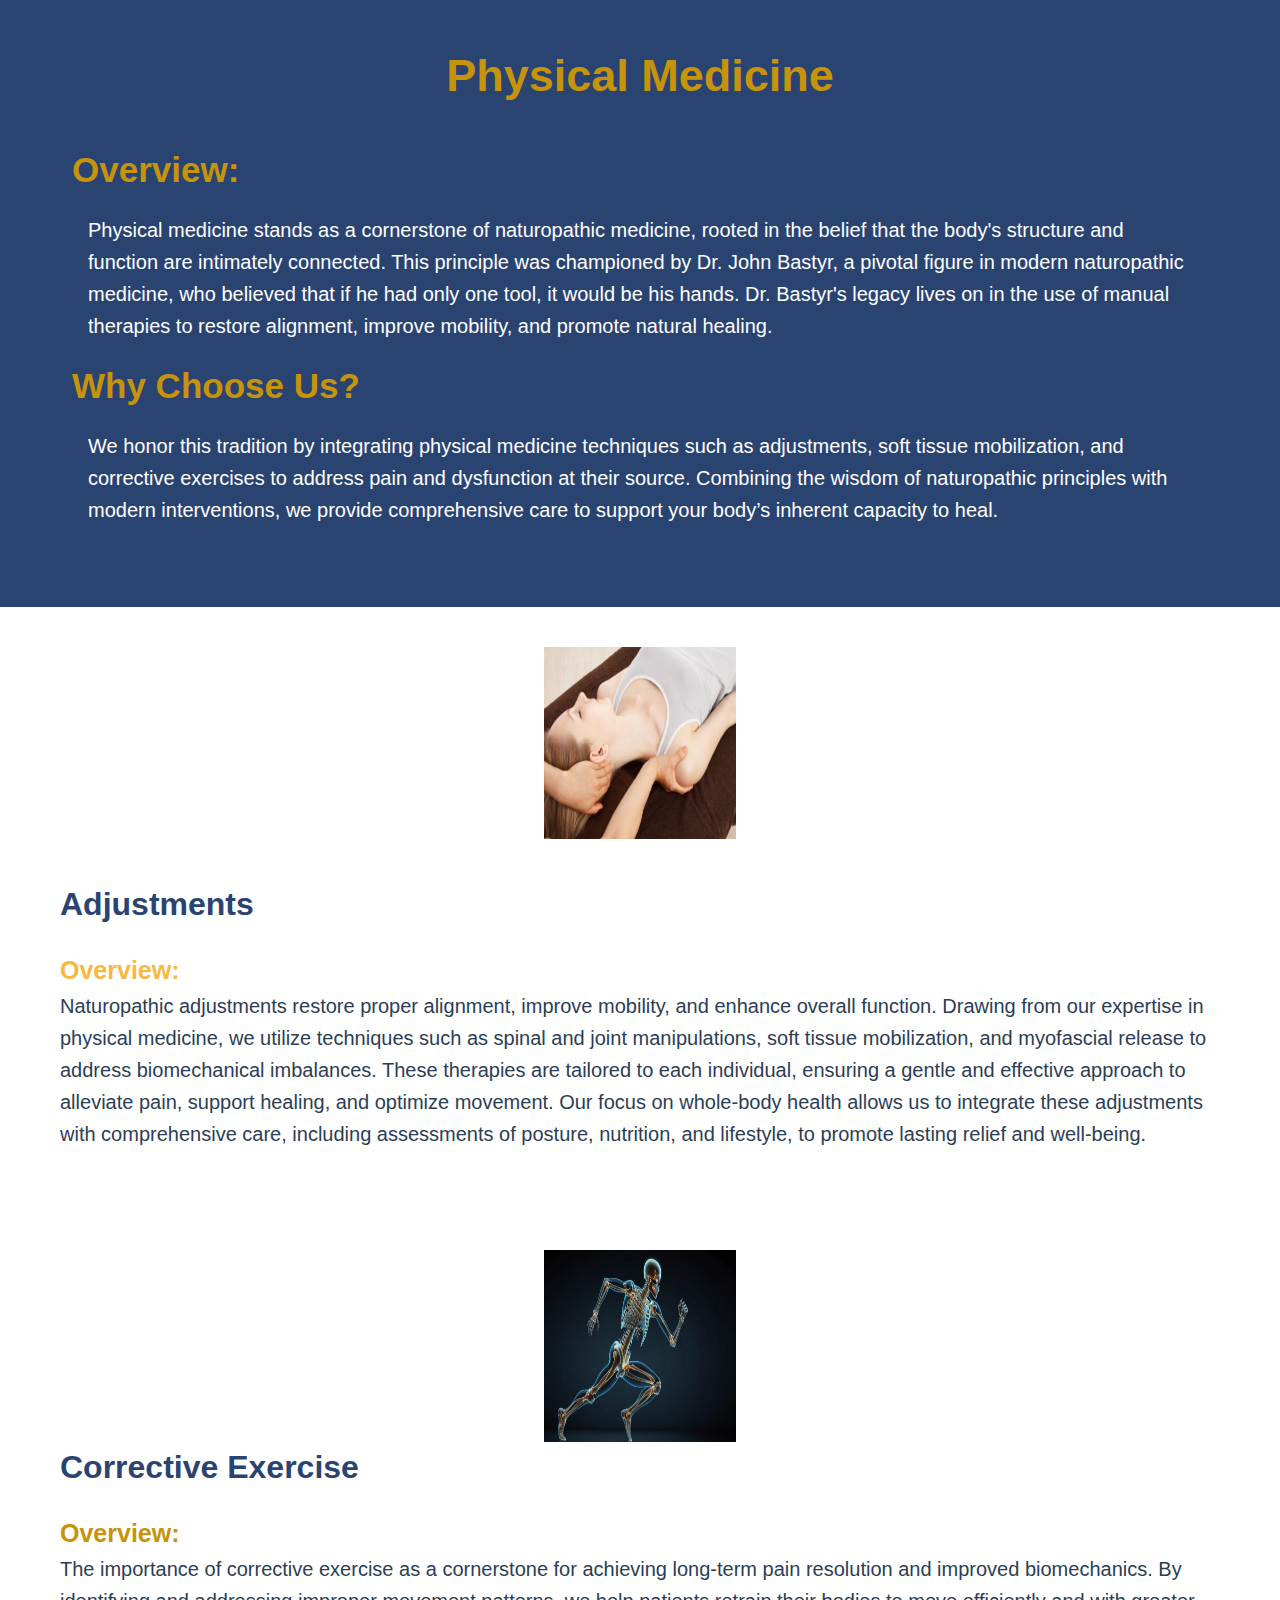
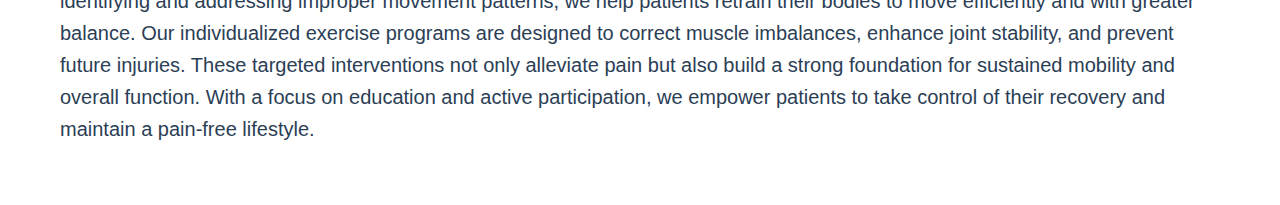
<file: Phisical-Medicine.html>
<!DOCTYPE html>
<html lang="en">

<head>
    <meta charset="UTF-8">
    <meta name="viewport" content="width=device-width, initial-scale=1.0">
    <title>Document</title>
</head>
<link rel="stylesheet" href="services.css">

<body>
    <section class="physical-medicine-section">
        <h1 class="title">Physical Medicine</h1>
        <div class="content">
            <div class="text-content">
                <h3>Overview:</h3>
                <p>Physical medicine stands as a cornerstone of naturopathic medicine, rooted in the belief that the
                    body's structure and function are intimately connected. This principle was championed by Dr. John
                    Bastyr, a pivotal figure in modern naturopathic medicine, who believed that if he had only one tool,
                    it would be his hands. Dr. Bastyr's legacy lives on in the use of manual therapies to restore
                    alignment, improve mobility, and promote natural healing.</p>

                <h3>Why Choose Us?</h3>
                <p>We honor this tradition by integrating physical medicine techniques such as adjustments, soft tissue
                    mobilization, and corrective exercises to address pain and dysfunction at their source. Combining
                    the wisdom of naturopathic principles with modern interventions, we provide comprehensive care to
                    support your body’s inherent capacity to heal.</p>
            </div>
    </section>




    <section class="adjustments-section">
        <div class="procedure-img">
            <img src="phy-1.jpg" alt="Adjustments Procedure">
        </div>
        <h1 class="title">Adjustments</h1>
        <div class="adjustments-info">
            <div class="details">
                <h3>Overview:</h3>
                <p>Naturopathic adjustments restore proper alignment, improve mobility, and enhance overall function.
                    Drawing from our expertise in physical medicine, we utilize techniques such as spinal and joint
                    manipulations, soft tissue mobilization, and myofascial release to address biomechanical imbalances.
                    These therapies are tailored to each individual, ensuring a gentle and effective approach to
                    alleviate pain, support healing, and optimize movement. Our focus on whole-body health allows us to
                    integrate these adjustments with comprehensive care, including assessments of posture, nutrition,
                    and lifestyle, to promote lasting relief and well-being.</p>

            </div>

        </div>
    </section>


    <section class="corrective-exercise-section">
        <div class="procedure-img">
            <img src="phy-2.jpg" alt="Corrective Exercise Image">
        </div>
        </div>
        <h1 class="title">Corrective Exercise</h1>
        <div class="corrective-exercise-info">
            <div class="details">
                <h3>Overview:</h3>
                <p>The importance of corrective exercise as a cornerstone for achieving long-term pain resolution and
                    improved biomechanics. By identifying and addressing improper movement patterns, we help patients
                    retrain their bodies to move efficiently and with greater balance. Our individualized exercise
                    programs are designed to correct muscle imbalances, enhance joint stability, and prevent future
                    injuries. These targeted interventions not only alleviate pain but also build a strong foundation
                    for sustained mobility and overall function. With a focus on education and active participation, we
                    empower patients to take control of their recovery and maintain a pain-free lifestyle.</p>
            </div>
    </section>





   

</body>

</html>
</file>
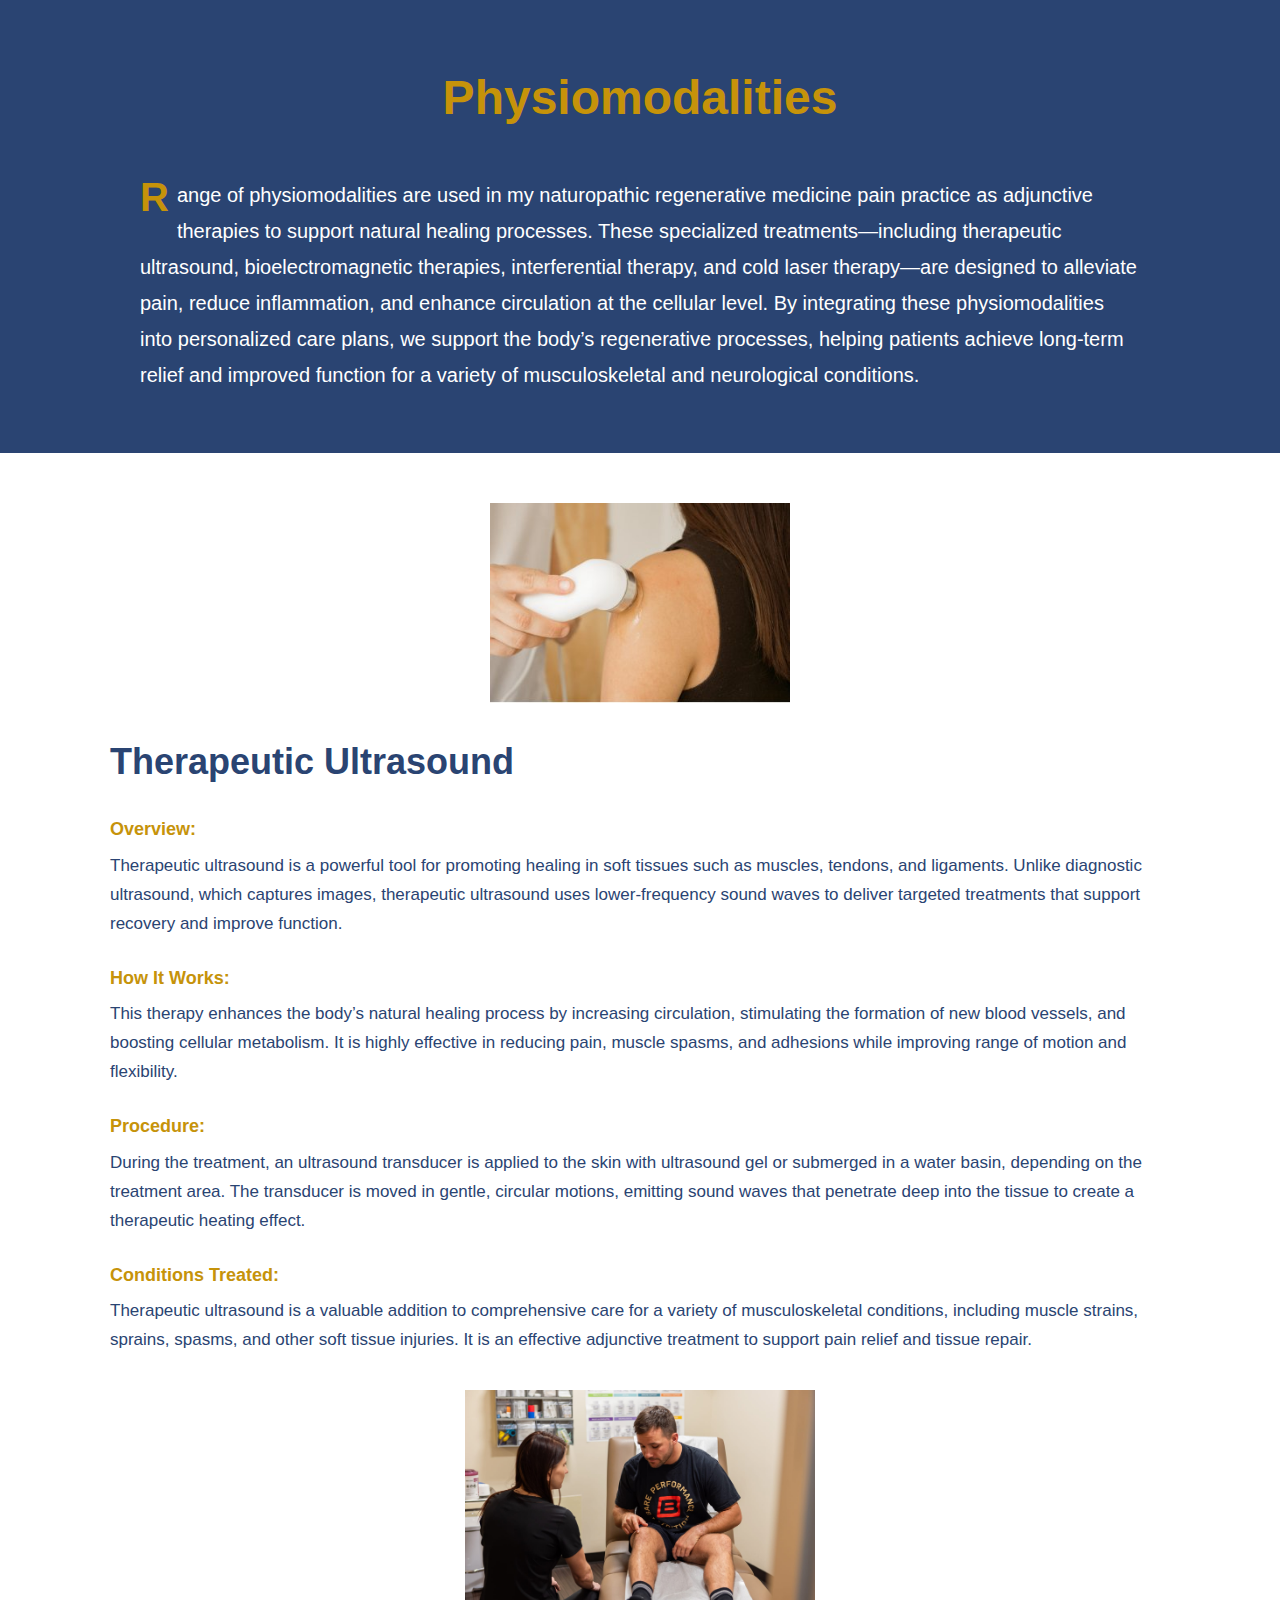
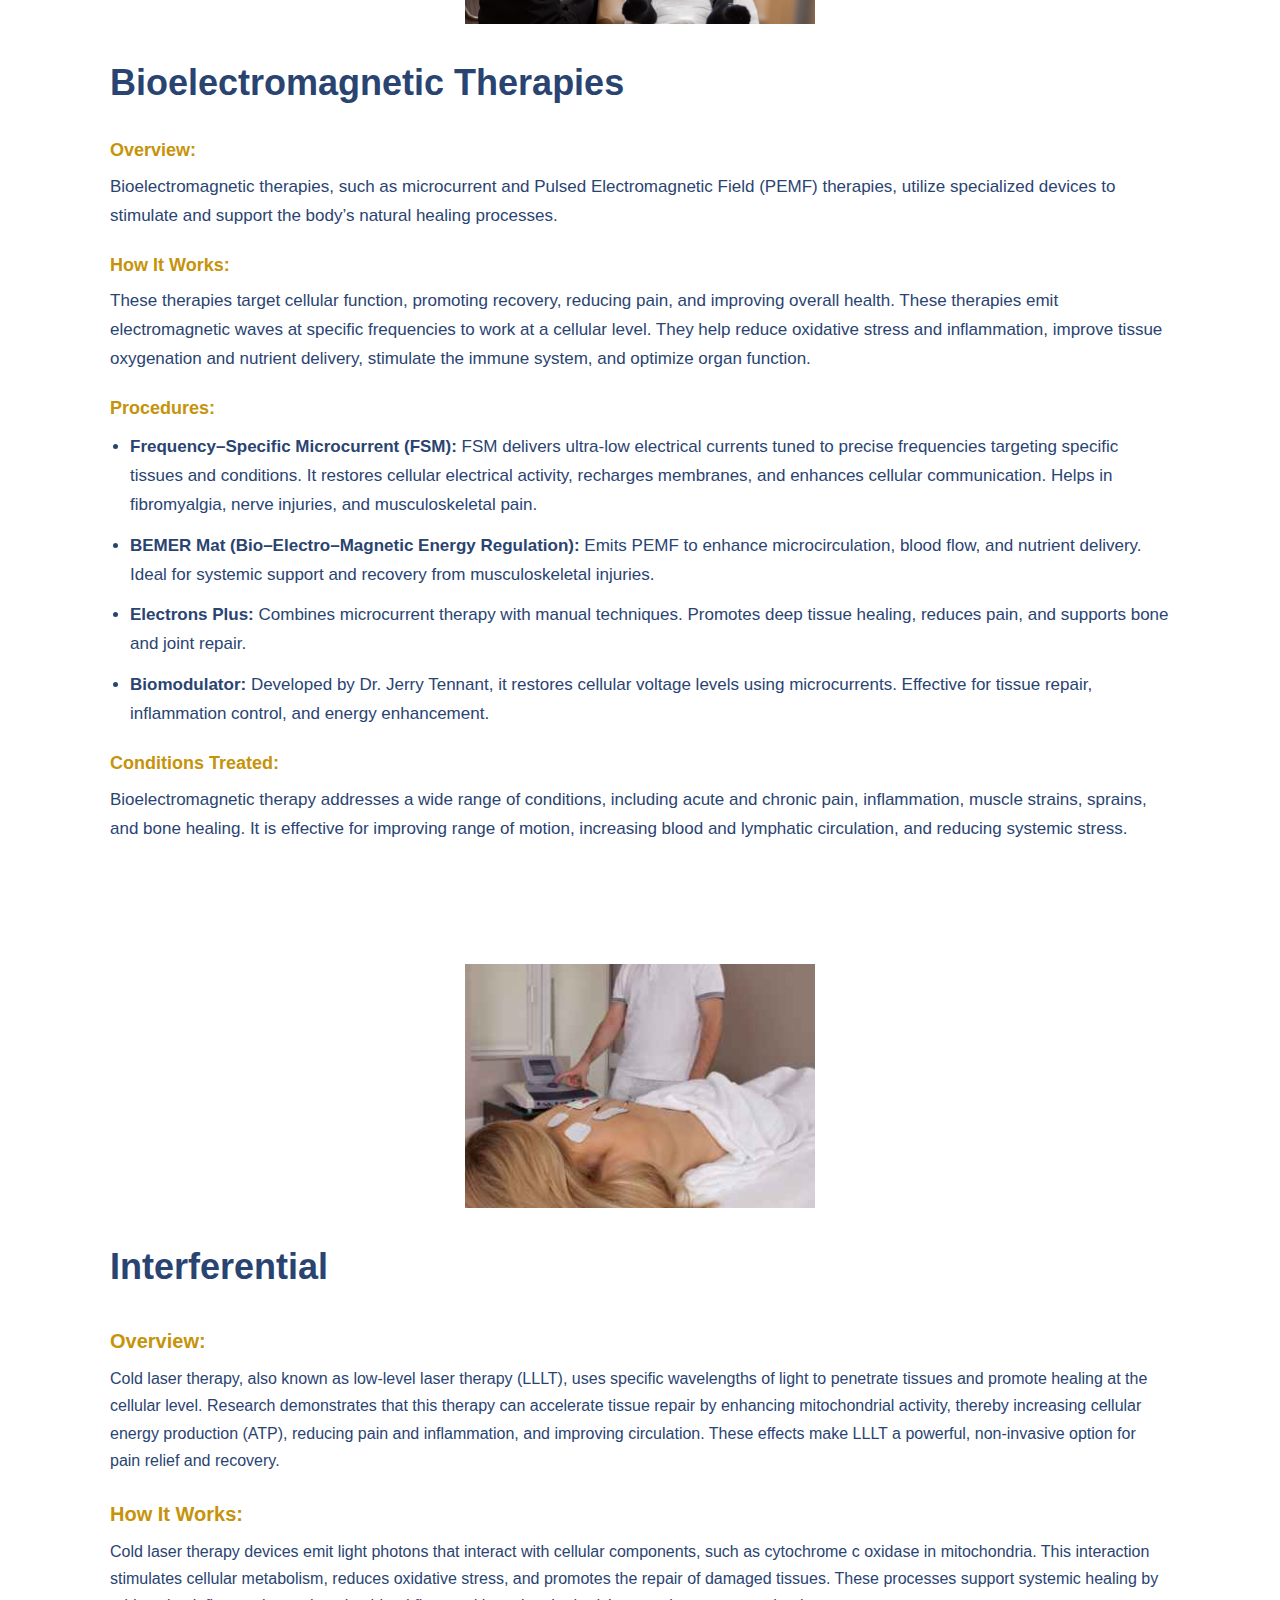
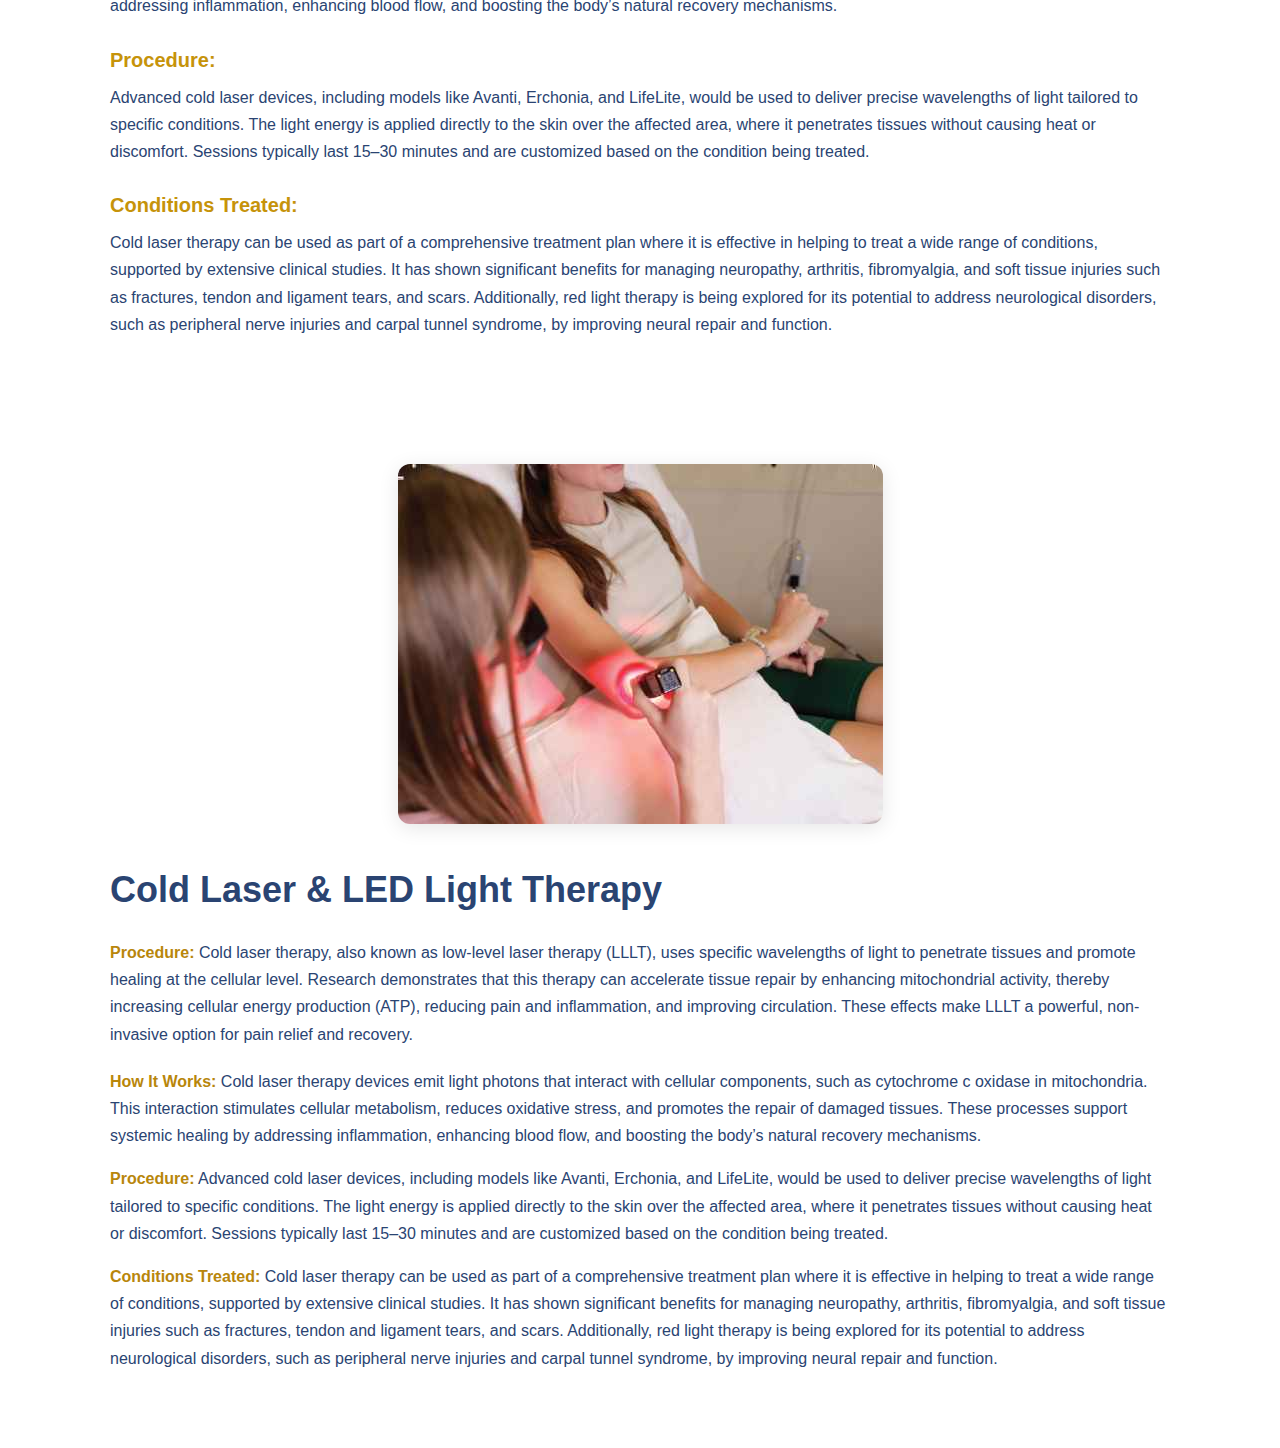
<file: phsiomodalities.html>
<!DOCTYPE html>
<html lang="en">

<head>
    <meta charset="UTF-8">
    <meta name="viewport" content="width=device-width, initial-scale=1.0">
    <title>Document</title>
    <link rel="stylesheet" href="services.css">
</head>

<body>


    <section class="section-wrapper">
        <h2 class="section-title">Physiomodalities</h2>
        <div class="section-container">

            <p class="section-text">
                Range of physiomodalities are used in my naturopathic regenerative medicine pain practice as adjunctive
                therapies to support natural healing processes. These specialized treatments—including therapeutic
                ultrasound, bioelectromagnetic therapies, interferential therapy, and cold laser therapy—are designed to
                alleviate pain, reduce inflammation, and enhance circulation at the cellular level. By integrating these
                physiomodalities into personalized care plans, we support the body’s regenerative processes, helping
                patients achieve long-term relief and improved function for a variety of musculoskeletal and
                neurological conditions.
            </p>
        </div>
    </section>



    <section class="therapy-container">
        <img src="physio-1.jpg" alt="Therapeutic Ultrasound" class="therapy-image" />

        <h2 class="therapy-heading">Therapeutic Ultrasound</h2>

        <div class="therapy-section">
            <div class="therapy-subtitle">Overview:</div>
            <div class="therapy-description">
                Therapeutic ultrasound is a powerful tool for promoting healing in soft tissues such as muscles,
                tendons, and ligaments. Unlike diagnostic ultrasound, which captures images, therapeutic ultrasound uses
                lower-frequency sound waves to deliver targeted treatments that support recovery and improve function.
            </div>
        </div>

        <div class="therapy-section">
            <div class="therapy-subtitle">How It Works:</div>
            <div class="therapy-description">
                This therapy enhances the body’s natural healing process by increasing circulation, stimulating the
                formation of new blood vessels, and boosting cellular metabolism. It is highly effective in reducing
                pain, muscle spasms, and adhesions while improving range of motion and flexibility.
            </div>
        </div>

        <div class="therapy-section">
            <div class="therapy-subtitle">Procedure:</div>
            <div class="therapy-description">
                During the treatment, an ultrasound transducer is applied to the skin with ultrasound gel or submerged
                in a water basin, depending on the treatment area. The transducer is moved in gentle, circular motions,
                emitting sound waves that penetrate deep into the tissue to create a therapeutic heating effect.
            </div>
        </div>

        <div class="therapy-section">
            <div class="therapy-subtitle">Conditions Treated:</div>
            <div class="therapy-description">
                Therapeutic ultrasound is a valuable addition to comprehensive care for a variety of musculoskeletal
                conditions, including muscle strains, sprains, spasms, and other soft tissue injuries. It is an
                effective adjunctive treatment to support pain relief and tissue repair.
            </div>
        </div>
    </section>





    <section class="bio-section">
        <img src="physio-2.jpeg" alt="Bioelectromagnetic Therapy" class="bio-image" />

        <h2 class="bio-heading">Bioelectromagnetic Therapies</h2>

        <div class="bio-content">
            <div class="bio-subtitle">Overview:</div>
            <div class="bio-text">
                Bioelectromagnetic therapies, such as microcurrent and Pulsed Electromagnetic Field (PEMF) therapies,
                utilize specialized devices to stimulate and support the body’s natural healing processes.
            </div>

            <div class="bio-subtitle">How It Works:</div>
            <div class="bio-text">
                These therapies target cellular function, promoting recovery, reducing pain, and improving overall
                health. These therapies emit electromagnetic waves at specific frequencies to work at a cellular level.
                They help reduce oxidative stress and inflammation, improve tissue oxygenation and nutrient delivery,
                stimulate the immune system, and optimize organ function.
            </div>

            <div class="bio-subtitle">Procedures:</div>
            <div class="bio-list">
                <ul>
                    <li><strong>Frequency–Specific Microcurrent (FSM):</strong> FSM delivers ultra-low electrical
                        currents tuned to precise frequencies targeting specific tissues and conditions. It restores
                        cellular electrical activity, recharges membranes, and enhances cellular communication. Helps in
                        fibromyalgia, nerve injuries, and musculoskeletal pain.</li>

                    <li><strong>BEMER Mat (Bio–Electro–Magnetic Energy Regulation):</strong> Emits PEMF to enhance
                        microcirculation, blood flow, and nutrient delivery. Ideal for systemic support and recovery
                        from musculoskeletal injuries.</li>

                    <li><strong>Electrons Plus:</strong> Combines microcurrent therapy with manual techniques. Promotes
                        deep tissue healing, reduces pain, and supports bone and joint repair.</li>

                    <li><strong>Biomodulator:</strong> Developed by Dr. Jerry Tennant, it restores cellular voltage
                        levels using microcurrents. Effective for tissue repair, inflammation control, and energy
                        enhancement.</li>
                </ul>
            </div>

            <div class="bio-subtitle">Conditions Treated:</div>
            <div class="bio-text">
                Bioelectromagnetic therapy addresses a wide range of conditions, including acute and chronic pain,
                inflammation, muscle strains, sprains, and bone healing. It is effective for improving range of motion,
                increasing blood and lymphatic circulation, and reducing systemic stress.
            </div>
        </div>
    </section>




     <section class="interferential-section">
    <img src="physio-3.jpg" alt="Interferential Therapy" class="interferential-image" />

    <h2 class="interferential-heading">Interferential</h2>

    <div class="laser-content-box">

  <div class="laser-subtitle">Overview:</div>
  <div class="laser-text">
    Cold laser therapy, also known as low-level laser therapy (LLLT), uses specific wavelengths of light to penetrate tissues and promote healing at the cellular level. Research demonstrates that this therapy can accelerate tissue repair by enhancing mitochondrial activity, thereby increasing cellular energy production (ATP), reducing pain and inflammation, and improving circulation. These effects make LLLT a powerful, non-invasive option for pain relief and recovery.
  </div>

  <div class="laser-subtitle">How It Works:</div>
  <div class="laser-text">
    Cold laser therapy devices emit light photons that interact with cellular components, such as cytochrome c oxidase in mitochondria. This interaction stimulates cellular metabolism, reduces oxidative stress, and promotes the repair of damaged tissues. These processes support systemic healing by addressing inflammation, enhancing blood flow, and boosting the body’s natural recovery mechanisms.
  </div>

  <div class="laser-subtitle">Procedure:</div>
  <div class="laser-text">
    Advanced cold laser devices, including models like Avanti, Erchonia, and LifeLite, would be used to deliver precise wavelengths of light tailored to specific conditions. The light energy is applied directly to the skin over the affected area, where it penetrates tissues without causing heat or discomfort. Sessions typically last 15–30 minutes and are customized based on the condition being treated.
  </div>

  <div class="laser-subtitle">Conditions Treated:</div>
  <div class="laser-text">
    Cold laser therapy can be used as part of a comprehensive treatment plan where it is effective in helping to treat a wide range of conditions, supported by extensive clinical studies. It has shown significant benefits for managing neuropathy, arthritis, fibromyalgia, and soft tissue injuries such as fractures, tendon and ligament tears, and scars. Additionally, red light therapy is being explored for its potential to address neurological disorders, such as peripheral nerve injuries and carpal tunnel syndrome, by improving neural repair and function.
  </div>

</div>

  </section>






  
 <section class="laser-section">
    <div class="laser-photo">
        <img src="physio-4.jpg" alt="Cold Laser Therapy Device in Use">
      </div>
    <div class="laser-wrapper">
        

      <!-- Text Block -->
      <div class="laser-content">
        <h2 class="laser-heading">Cold Laser & LED Light Therapy</h2>


        <div class="interferential-subtitle"></div>
        <div class="interferential-text"><p><strong class="label">Procedure:</strong>
         Cold laser therapy, also known as low-level laser therapy (LLLT), uses specific wavelengths of light to penetrate tissues and promote healing at the cellular level. Research demonstrates that this therapy can accelerate tissue repair by enhancing mitochondrial activity, thereby increasing cellular energy production (ATP), reducing pain and inflammation, and improving circulation. These effects make LLLT a powerful, non-invasive option for pain relief and recovery.</p>
            </div>
        <p><strong class="label">How It Works:</strong> Cold laser therapy devices emit light photons that interact with cellular components, such as cytochrome c oxidase in mitochondria. This interaction stimulates cellular metabolism, reduces oxidative stress, and promotes the repair of damaged tissues. These processes support systemic healing by addressing inflammation, enhancing blood flow, and boosting the body’s natural recovery mechanisms.</p>

        <p><strong class="label">Procedure:</strong> Advanced cold laser devices, including models like Avanti, Erchonia, and LifeLite, would be used to deliver precise wavelengths of light tailored to specific conditions. The light energy is applied directly to the skin over the affected area, where it penetrates tissues without causing heat or discomfort. Sessions typically last 15–30 minutes and are customized based on the condition being treated.</p>

        <p><strong class="label">Conditions Treated:</strong> Cold laser therapy can be used as part of a comprehensive treatment plan where it is effective in helping to treat a wide range of conditions, supported by extensive clinical studies. It has shown significant benefits for managing neuropathy, arthritis, fibromyalgia, and soft tissue injuries such as fractures, tendon and ligament tears, and scars. Additionally, red light therapy is being explored for its potential to address neurological disorders, such as peripheral nerve injuries and carpal tunnel syndrome, by improving neural repair and function.</p>
      </div>

    </div>
  </section>
   
</body>

</html>
</file>
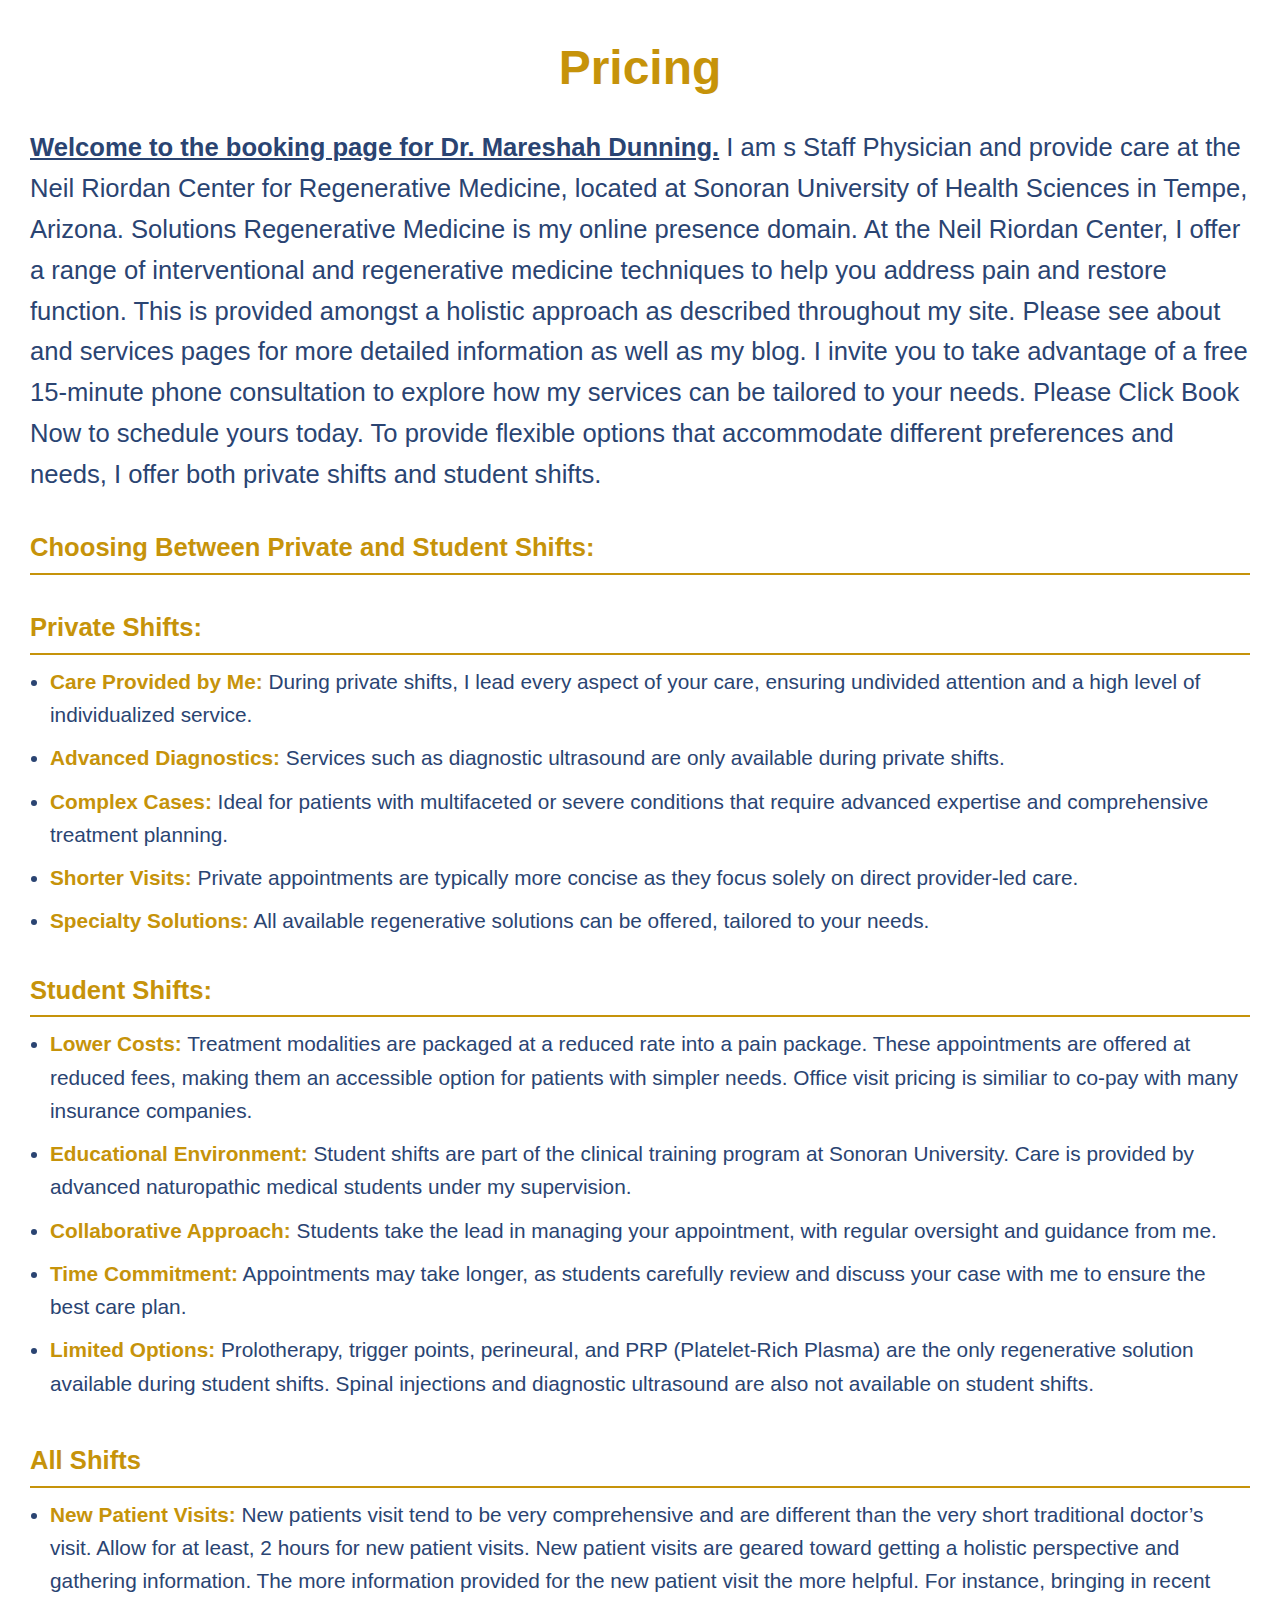
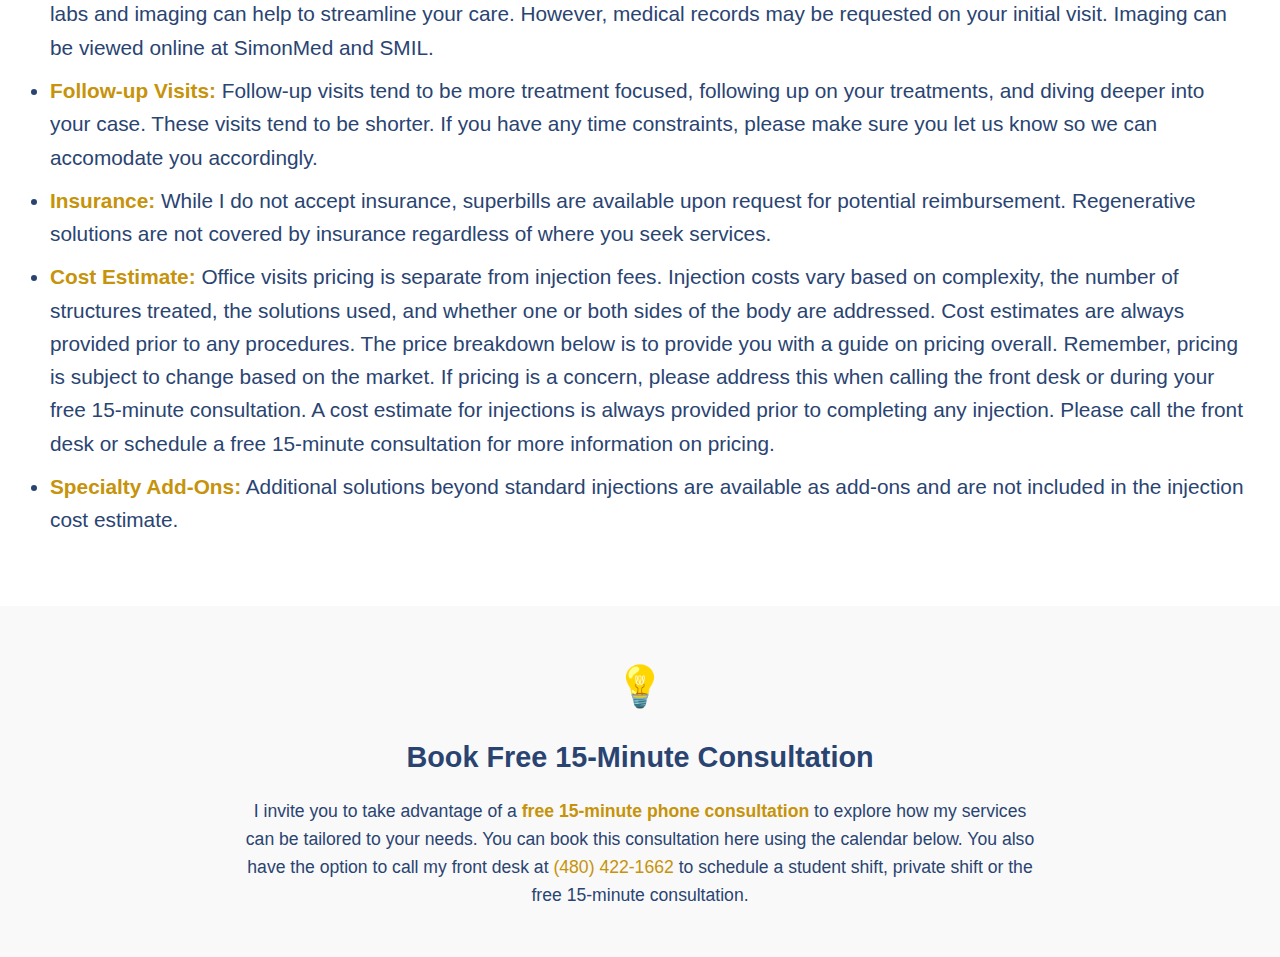
<file: pricing.html>
<!DOCTYPE html>
<html lang="en">
<head>
    <meta charset="UTF-8">
    <meta name="viewport" content="width=device-width, initial-scale=1.0">
    <title>Document</title>
    <link rel="stylesheet" href="about.css">
</head>
<body>
    <div class="pricing-wrapper">
    <h1 class="pricing-header">Pricing</h1>
    <p class="intro-text">
      <span class="highlight">Welcome to the booking page for Dr. Mareshah Dunning.</span> I am s Staff Physician and provide care at the Neil Riordan Center for Regenerative Medicine, located at Sonoran University of Health Sciences in Tempe, Arizona. Solutions Regenerative Medicine is my online presence domain. At the Neil Riordan Center, I offer a range of interventional and regenerative medicine techniques to help you address pain and restore function. This is provided amongst a holistic approach as described throughout my site. Please see about and services pages for more detailed information as well as my blog.  I invite you to take advantage of a free 15-minute phone consultation to explore how my services can be tailored to your needs. Please Click Book Now to schedule yours today.

To provide flexible options that accommodate different preferences and needs, I offer both private shifts and student shifts.
    </p>

    <div class="section-block">
      <h2 class="section-title">Choosing Between Private and Student Shifts:</h2>

      <h3 class="section-title">Private Shifts:</h3>
      <ul class="bullet-list">
        <li class="bullet-item"><span class="highlight">Care Provided by Me:</span> During private shifts, I lead every aspect of your care, ensuring undivided attention and a high level of individualized service.</li>
        <li class="bullet-item"><span class="highlight">Advanced Diagnostics:</span> Services such as diagnostic ultrasound are only available during private shifts.</li>
        <li class="bullet-item"><span class="highlight">Complex Cases:</span> Ideal for patients with multifaceted or severe conditions that require advanced expertise and comprehensive treatment planning.</li>
        <li class="bullet-item"><span class="highlight">Shorter Visits:</span> Private appointments are typically more concise as they focus solely on direct provider-led care.</li>
        <li class="bullet-item"><span class="highlight">Specialty Solutions:</span> All available regenerative solutions can be offered, tailored to your needs.</li>
      </ul>

      <h3 class="section-title">Student Shifts:</h3>
      <ul class="bullet-list">
        <li class="bullet-item"><span class="highlight">Lower Costs:</span> Treatment modalities are packaged at a reduced rate into a pain package. These appointments are offered at reduced fees, making them an accessible option for patients with simpler needs. Office visit pricing is similiar to co-pay with many insurance companies.</li>
        <li class="bullet-item"><span class="highlight">Educational Environment:</span> Student shifts are part of the clinical training program at Sonoran University. Care is provided by advanced naturopathic medical students under my supervision.</li>
        <li class="bullet-item"><span class="highlight">Collaborative Approach:</span> Students take the lead in managing your appointment, with regular oversight and guidance from me.</li>
        <li class="bullet-item"><span class="highlight">Time Commitment:</span> Appointments may take longer, as students carefully review and discuss your case with me to ensure the best care plan.</li>
        <li class="bullet-item"><span class="highlight">Limited Options:</span> Prolotherapy, trigger points, perineural, and PRP (Platelet-Rich Plasma) are the only regenerative solution available during student shifts. Spinal injections and diagnostic ultrasound are also not available on student shifts.</li>
      </ul>
    </div>

    <div class="section-block">
      <h2 class="section-title">All Shifts</h2>
      <ul class="bullet-list">
        <li class="bullet-item"><span class="highlight">New Patient Visits:</span>  New patients visit tend to be very comprehensive and are different than the very short traditional doctor’s visit. Allow for at least, 2 hours for new patient visits. New patient visits are geared toward getting a holistic perspective and gathering information. The more information provided for the new patient visit the more helpful. For instance, bringing in recent labs and imaging can help to streamline your care. However, medical records may be requested on your initial visit. Imaging can be viewed online at SimonMed and SMIL.</li>
        <li class="bullet-item"><span class="highlight">Follow-up Visits:</span> Follow-up visits tend to be more treatment focused, following up on your treatments, and diving deeper into your case. These visits tend to be shorter. If you have any time constraints, please make sure you let us know so we can accomodate you accordingly.</li>
        <li class="bullet-item"><span class="highlight">Insurance:</span> While I do not accept insurance, superbills are available upon request for potential reimbursement. Regenerative solutions are not covered by insurance regardless of where you seek services.</li>
        <li class="bullet-item"><span class="highlight">Cost Estimate:</span> Office visits pricing is separate from injection fees. Injection costs vary based on complexity, the number of structures treated, the solutions used, and whether one or both sides of the body are addressed. Cost estimates are always provided prior to any procedures. The price breakdown below is to provide you with a guide on pricing overall. Remember, pricing is subject to change based on the market. If pricing is a concern, please address this when calling the front desk or during your free 15-minute consultation. A cost estimate for injections is always provided prior to completing any injection. Please call the front desk or schedule a free 15-minute consultation for more information on pricing.</li>
        <li class="bullet-item"><span class="highlight">Specialty Add-Ons:</span> Additional solutions beyond standard injections are available as add-ons and are not included in the injection cost estimate.</li>
      </ul>
    </div>
  </div>





  <section class="consultation-section">
  <div class="icon">
    💡
  </div>
  <h2 class="title">Book Free 15-Minute Consultation</h2>
  <p class="description">
    I invite you to take advantage of a 
    <strong class="highlight">free 15-minute phone consultation</strong>
    to explore how my services can be tailored to your needs. You can book this consultation here using the calendar below. 
    You also have the option to call my front desk at 
    <a href="tel:+14804221662" class="phone">(480) 422-1662</a> 
    to schedule a student shift, private shift or the free 15-minute consultation.
  </p>
</section>
</body>
</html>
</file>
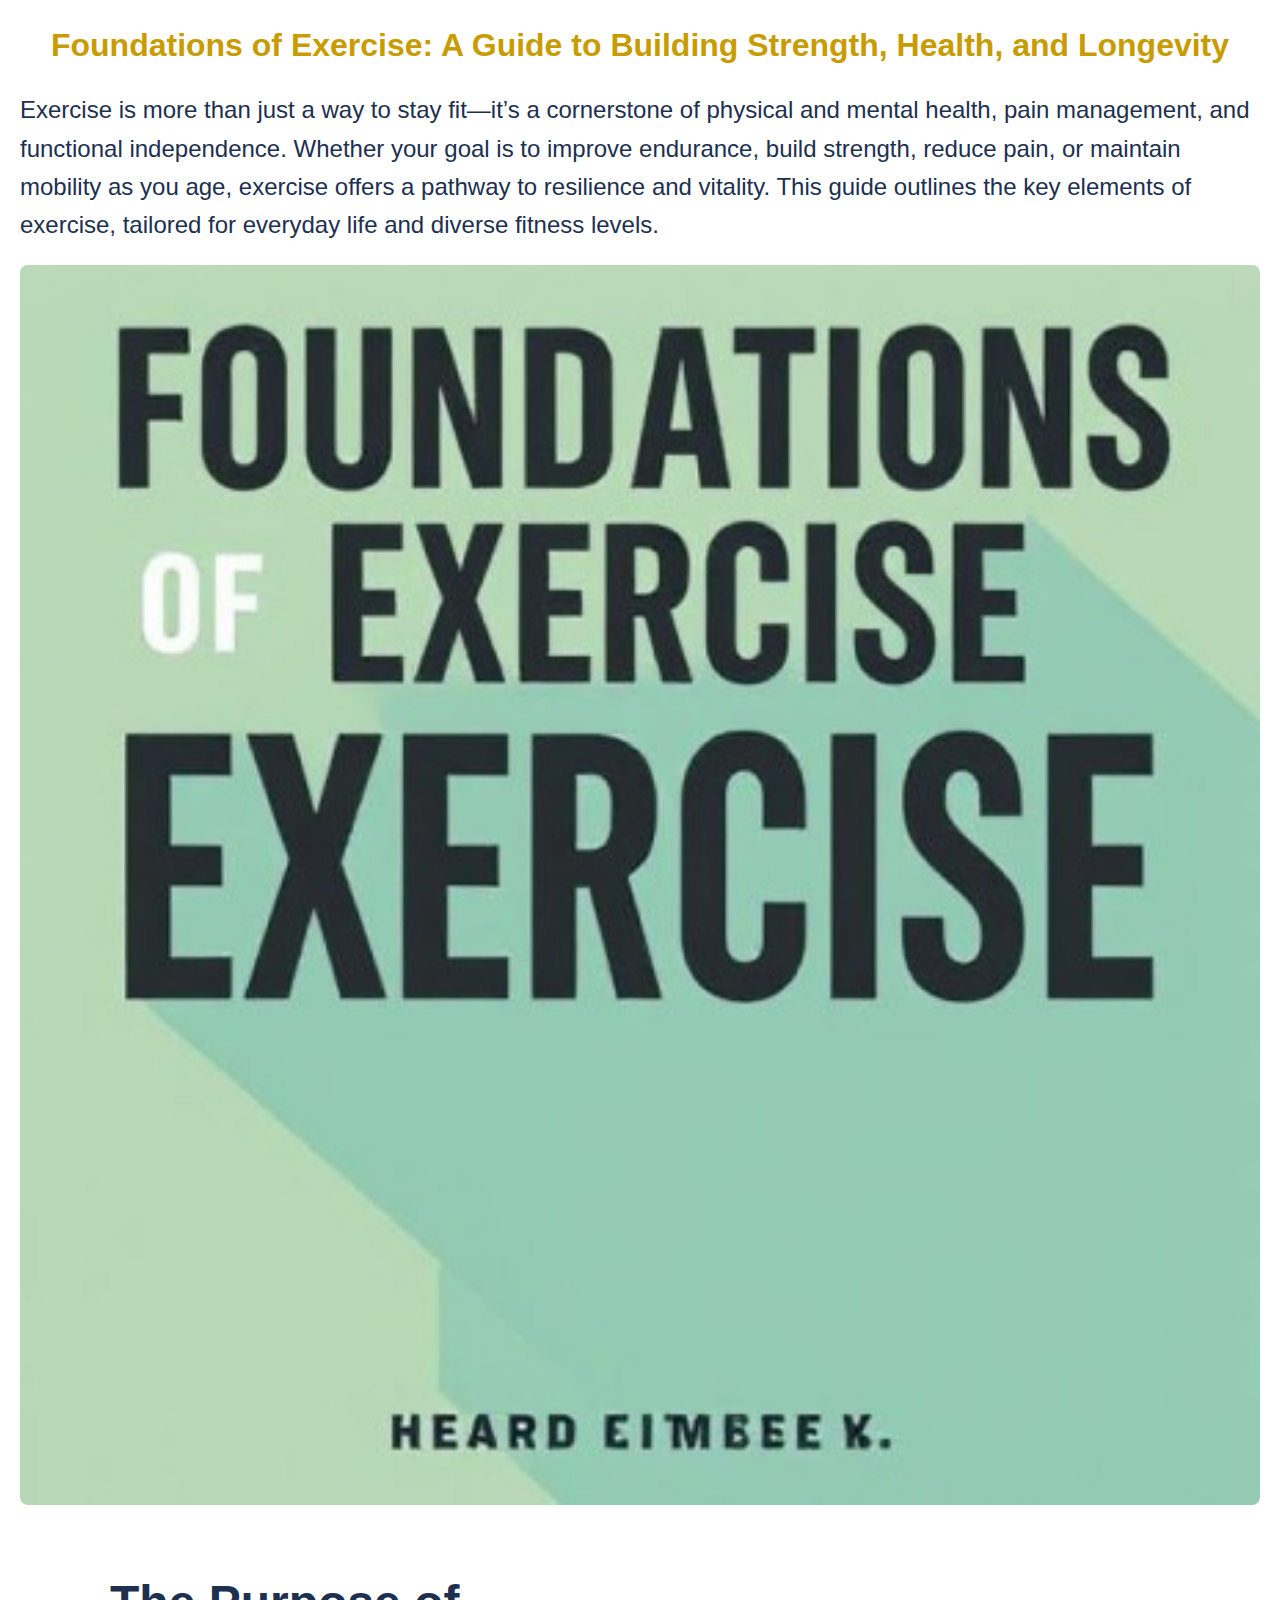
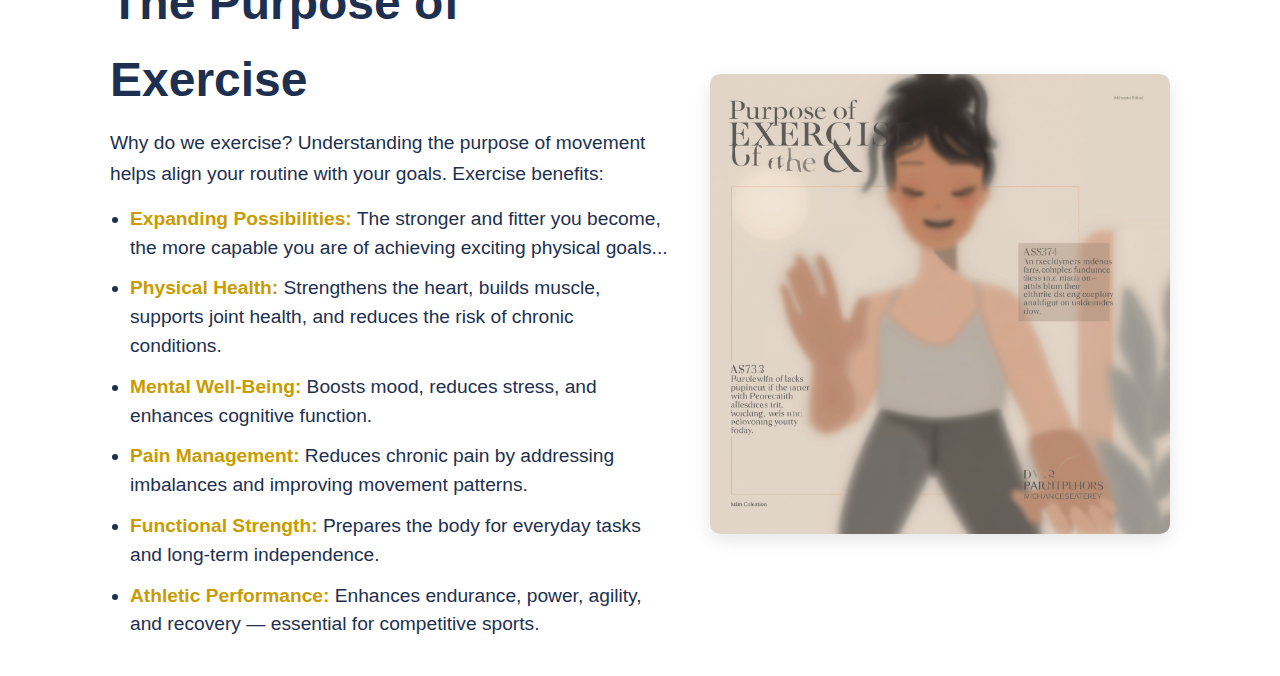
<file: sub-b-1.html>
<!DOCTYPE html>
<html lang="en">

<head>
    <meta charset="UTF-8">
    <meta name="viewport" content="width=device-width, initial-scale=1.0">
    <title>Document</title>
</head>
<link rel="stylesheet" href="b.css">

<body>
    <div class="exercise-section">
        <h1 class="exercise-title">
            Foundations of Exercise: A Guide to Building Strength, Health, and Longevity
        </h1>
        <p class="exercise-description">
            Exercise is more than just a way to stay fit—it’s a cornerstone of physical and mental health,
            pain management, and functional independence. Whether your goal is to improve endurance, build
            strength, reduce pain, or maintain mobility as you age, exercise offers a pathway to resilience and
            vitality. This guide outlines the key elements of exercise, tailored for everyday life and diverse fitness
            levels.
        </p>
        <img src="b-1.jpg" alt="Woman jogging in nature" class="exercise-image" height="1rem" />

    </div>

      <section class="section-wrapper">
    <div class="text-block">
      <h2 class="title-heading">The Purpose of Exercise</h2>
      <p class="description-text">
        Why do we exercise? Understanding the purpose of movement helps align your routine with your goals. Exercise benefits:
      </p>
      <ul class="benefit-list">
        <li class="benefit-item"><span class="highlighted-text">Expanding Possibilities:</span> The stronger and fitter you become, the more capable you are of achieving exciting physical goals...</li>
        <li class="benefit-item"><span class="highlighted-text">Physical Health:</span> Strengthens the heart, builds muscle, supports joint health, and reduces the risk of chronic conditions.</li>
        <li class="benefit-item"><span class="highlighted-text">Mental Well-Being:</span> Boosts mood, reduces stress, and enhances cognitive function.</li>
        <li class="benefit-item"><span class="highlighted-text">Pain Management:</span> Reduces chronic pain by addressing imbalances and improving movement patterns.</li>
        <li class="benefit-item"><span class="highlighted-text">Functional Strength:</span> Prepares the body for everyday tasks and long-term independence.</li>
        <li class="benefit-item"><span class="highlighted-text">Athletic Performance:</span> Enhances endurance, power, agility, and recovery — essential for competitive sports.</li>
      </ul>
    </div>
    <div class="image-block">
      <img src="Exercise.jpg" alt="Purpose of Exercise" />
    </div>
  </section>
</body>

</html>
</file>
<file: style.css>
* {
  margin: 0;
  padding: 0;
  box-sizing: border-box;

}



:root {
  --gold: #c8a853;
  --blue: #2A4472;
  --dark: #333;
  --font: 'Inter', sans-serif;
}



body {
  font-family: var(--font);
  background: linear-gradient(to bottom, #fdfdfd, #eaf4ff);
  color: var(--dark);
  width: 100%;
  overflow-x: hidden;
}

 header .logo img{
   height: 6rem;
    width: 11rem;
 }

@media (max-width: 768px) {
  header .logo img {
    height: 5rem;
    width: 7.8rem;
  }

}



@media (max-width: 768px) {
  nav {
    display: none;
    flex-direction: column;
    background: #fff;
    position: absolute;
    top: 70px;
    left: 0;
    right: 0;
    padding: 20px;
    box-shadow: 0 2px 10px rgba(0, 0, 0, 0.1);
    z-index: 1000;
  }

  .dropdown-content,
  .nested-dropdown-content {
    position: static;
    box-shadow: none;
    min-width: unset;
    width: 100%;
    background: transparent;
    padding-left: 15px;
  }

  .dropdown-content a,
  .nested-dropdown-content a {
    padding: 10px;
    white-space: normal;
    word-wrap: break-word;
  }

  .dropdown:hover .dropdown-content,
  .nested-dropdown:hover .nested-dropdown-content {
    display: block;
  }
}


header {
  display: flex;
  justify-content: space-between;
  align-items: center;
  padding: 10px 20px;
  background-color: #fff;
  box-shadow: 0 2px 8px rgba(0, 0, 0, 0.05);
  position: sticky;
  top: 0;
  z-index: 10;
}

.logo img {
  height: 80px;
  object-fit: contain;
}

nav {
  display: flex;
  gap: 30px;
  align-items: center;
}

nav a {
  text-decoration: none;
  color: var(--dark);
  font-weight: 600;
  position: relative;
}

nav a::after {
  content: '';
  position: absolute;
  bottom: -4px;
  left: 0;
  width: 0;
  height: 2px;
  background-color: var(--blue);
  transition: width 0.3s ease-in-out;
}

nav a:hover::after {
  width: 100%;
}

.hamburger {
  display: none;
  font-size: 24px;
  cursor: pointer;
}

.hero {
  text-align: center;
  padding: 80px 20px;
}

.hero h1 {
  font-size: 2.5rem;
  font-weight: 700;
  color: #2A4472;
}

.hero h1 span {
  color: var(--gold);
}

.hero p {
  font-size: 1.1rem;
  color: #5a5a5a;
  margin-top: 20px;
  margin-bottom: 50px;
}

.hero-buttons {
  margin-top: 10px;
  display: flex;
  justify-content: center;
  gap: 20px;
}

.hero-buttons a {
  padding: 12px 24px;
  border-radius: 8px;
  text-decoration: none;
  font-weight: 600;
  transition: all 0.3s ease-in-out;
}

.book-btn {
  background-color: var(--blue);
  color: #fff;
}

.book-btn:hover {
  background-color: #2A4472;
}

.call-btn {
  border: 2px solid #2A4472;
  color: #2A4472;
  
}

.call-btn:hover {
  background-color: #2A4472;
  color: #fff;
}

.phone-box {
  background-color: #fff;
  padding: 20px;
  margin: 30px auto;
  width: fit-content;
  box-shadow: 0 2px 15px rgba(0, 0, 0, 0.1);
  border-radius: 12px;
  text-align: center;
}

.phone-box small {
  margin-bottom: 10px;
}

.phone-box i {
  color: var(--gold);

}

.phone-box .pp {
  margin-bottom: 30px;
  font-size: 15px;
}

.phone-box p a {
  color: #2A4472;
  font-weight: 600;
  text-decoration: none;
}

@media (max-width: 768px) {
  nav {
    display: none;
    flex-direction: column;
    gap: 20px;
    background: #fff;
    position: absolute;
    top: 80px;
    right: 40px;
    /* padding: 20px; */
    box-shadow: 0 2px 10px rgba(0, 0, 0, 0.1);
  }
  .hero p{
    font-size: 1rem;
  }
  .phone-box{
    padding-left: 0px;
  }

  .hero {
    padding: 30px 20px;

  }

  .hero p {
    margin-bottom: 25px;
  }

  nav.active {
    display: flex;
  }

  .hamburger {
    display: block;
  }
  .call-btn a{
    width: 150%;
    padding-left: 0px;
  }
  .call-btn{
  width: 100%;
  }

  header {
    padding-top: 0;
    padding-bottom: 0;
  }
  .book-btn{
    width: 100%;
  }
}


/* Responsive Hamburger Styles */
.hamburger {
  display: none;
  font-size: 24px;
  cursor: pointer;
}

.dropdown {
  position: relative;
}

.dropdown-content {
  display: none;
  position: absolute;
  background-color: white;
  box-shadow: 0 8px 16px rgba(0, 0, 0, 0.2);
  z-index: 1;
  min-width: 200px;
  padding: 10px 0;
}

.dropdown-content a {
  display: block;
  padding: 10px 20px;
  text-decoration: none;
  color: #333;
}

.dropdown-content a:hover {
  background-color: #e6f0ff;
  color: #2A4472;
}

.dropdown:hover .dropdown-content {
  display: block;
}

nav {
  display: flex;
  gap: 20px;
  flex-wrap: wrap;
}

nav a {
  text-decoration: none;
  font-weight: 600;
}

@media (max-width: 768px) {
  nav {
    display: none;
    flex-direction: column;
    background: #fff;
    position: absolute;
    right: 20px;
    top: 70px;
    padding: 20px;
    box-shadow: 0 2px 10px rgba(0, 0, 0, 0.1);
  }

  nav.active {
    display: flex;
  }

  .hamburger {
    display: block;
  }
}



.healing-section {
  text-align: center;
  padding: 60px 20px;
  background: #fff;
}

.healing-section h2 {
  font-size: 2rem;
  font-weight: 700;
  margin-bottom: 10px;
  color: #222;
}

.healing-section h2 span {
  color: #2A4472;
  /* gold color */
}

.healing-subtext {
  color: #666;
  max-width: 800px;
  margin: 0 auto 40px auto;
  font-size: 1rem;
  line-height: 1.6;
}

.healing-cards {
  display: grid;
  grid-template-columns: repeat(auto-fit, minmax(220px, 1fr));
  gap: 20px;
  justify-items: center;
}

.healing-card {
  background: #f8f8f8;
  border-radius: 16px;
  padding: 30px 20px;
  text-align: center;
  max-width: 300px;
  transition: transform 0.3s ease, box-shadow 0.3s ease;
}

.healing-card:hover {
  transform: translateY(-5px);
  box-shadow: 0 10px 20px rgba(0, 0, 0, 0.08);
}

.healing-card .icon {
  font-size: 28px;
  width: 60px;
  height: 60px;
  margin: 0 auto 15px;
  border-radius: 50%;
  display: flex;
  align-items: center;
  justify-content: center;
}

.blue-card {
  background: #eaf2ff;
}

.blue-card .icon {
  background: #2A4472;
  color: #fff;
}

.gold-card {
  background: #fff7e6;
}

.gold-card .icon {
  background: #f5b942;
  color: #fff;
}

.healing-card h3 {
  font-size: 1.1rem;
  margin: 10px 0;
  font-weight: 600;
}

.healing-card p {
  font-size: 0.9rem;
  color: #555;
}


@media (max-width: 768px) {
  .healing-section {
    padding: 0px 20px;
  }
}



.mission-section {
  background: linear-gradient(to bottom, #ffffff, #e6f2ff);
  padding: 60px 20px;
  display: flex;
  justify-content: center;
  align-items: center;
}

.mission-container {
  max-width: 1000px;
  text-align: center;
  border-radius: 30px;
  padding: 40px 30px;
  background: linear-gradient(to bottom, #ffffff, #e6f2ff);
  box-shadow: 0 0 30px rgba(0, 0, 0, 0.03);
}

.mission-title {
  color: #2A4472;
  font-size: 2rem;
  font-weight: 700;
  margin-bottom: 20px;
}

.mission-text {
  color: #5a5a5a;
  font-size: 1.1rem;
  line-height: 1.8;
  margin-bottom: 30px;
}

.mission-btn {
  display: inline-block;
  padding: 12px 28px;
  background: #e1b645;
  color: white;
  font-weight: 600;
  border-radius: 8px;
  text-decoration: none;
  transition: background 0.3s;
}

.mission-btn:hover {
  background: #d4a938;
}

@media (max-width: 768px) {
  .mission-title {
    font-size: 1.6rem;
  }
  .mission-container{
    padding-bottom: 0px;
    padding-top: 10px;
  }

  .mission-text {
    font-size: 1rem;
  }

  .mission-btn {
    width: 100%;
  }

  .mission-section {
    padding: 10px 20px;
  }
}





.treatment-section {
  background: linear-gradient(to bottom, #fff, #e6f2ff);
  padding: 60px 20px;
}

.container {
  max-width: 1200px;
  margin: auto;
  text-align: center;
}

.section-title {
  font-size: 2.5rem;
  font-weight: bold;
  margin-bottom: 10px;
}

.section-subtitle {
  font-size: 1.1rem;
  color: #666;
  margin-bottom: 40px;
}

.text-blue {
  color: #2A4472;
}

.text-gold {
  color: #e1b645;
}

.text-black {
  color: #222;
}

.cards-grid {
  display: grid;
  grid-template-columns: repeat(auto-fit, minmax(290px, 1fr));
  gap: 25px;
}

.card {
  border-radius: 10px;
  padding: 25px;
  background: #fff;
  text-align: left;
  transition: transform 0.3s ease;
  display: flex;
  flex-direction: column;
  justify-content: space-between;
}

.card:hover {
  transform: translateY(-5px);
}

.card-blue {
  background-color: #e6f2ff;
}

.card-gold {
  background-color: #fdf1d3;
  
}

.card-icon {
  font-size: 32px;
  margin-bottom: 12px;
  margin-top: 12px;
  color: #2A4472;
}

.card h3 {
  color: #2A4472;
  font-size: 1.2rem;
  margin-bottom: 15px;
}

.card.card-gold h3 {
  color: #c6930a;
}

.card ul {
  list-style: none;
  padding: 0;
  margin: 0 0 20px 0;
}

.card ul li {
  padding-left: 20px;
  position: relative;
  margin-bottom: 8px;
  color: #555;
}

.card ul li::before {
  content: "→";
  position: absolute;
  left: 0;
  color: #ccc;
}

.learn-btn {
  display: inline-block;
  padding: 10px 18px;
  background-color: #2A4472;
  color: white;
  text-decoration: none;
  font-weight: 600;
  border-radius: 6px;
  transition: background-color 0.3s ease;
}

.learn-btn:hover {
  background-color: #2A4472;
}

.learn-btn.outline {
  background-color: transparent;
  color: #2A4472;
  border: 1px solid #2A4472;
}

.card.card-gold .card-icon {
  color: #c6930a;
}


@media (max-width: 768px) {
  .treatment-section {
    padding: 30px 20px;
  }
}





/* Section Styling */
.consultation-section {
  background-color: #eaf5ff;
  padding: 60px 20px;
  display: flex;
  justify-content: center;
  align-items: center;
}

/* Box Styling */
.consultation-box {
  background-color: #ffffff;
  border-radius: 24px;
  padding: 40px 30px;
  max-width: 900px;
  text-align: center;
  box-shadow: 0 10px 25px rgba(0, 123, 255, 0.1);
}

/* Title */
.consultation-title {
  color: #2A4472;
  font-size: 28px;
  font-weight: 700;
  margin-bottom: 15px;
}

/* Subtitle */
.consultation-subtitle {
  color: #6c757d;
  font-size: 18px;
  line-height: 1.6;
  margin-bottom: 30px;
}

/* Button Styling */
.consultation-buttons {
  display: flex;
  justify-content: center;
  gap: 15px;
  flex-wrap: wrap;
}

.btn {
  display: inline-flex;
  align-items: center;
  gap: 8px;
  font-size: 16px;
  font-weight: 600;
  padding: 12px 24px;
  border-radius: 8px;
  text-decoration: none;
  transition: all 0.3s ease;
}

.primary-btn {
  background-color: #2A4472;
  color: #fff;
  border: none;
}

.primary-btn:hover {
  background-color: #2A4472;
}

.outline-btn {
  border: 2px solid #2A4472;
  color: #2A4472;
  background-color: transparent;
}

.outline-btn:hover {
  background-color: #e6f0ff;
}


@media (max-width: 768px) {
  .consultation-section {
    padding: 30px 20px;
  }
}









.doctor-section {
  padding: 40px 20px;
  max-width: 1200px;
  margin: auto;
}

.doctor-header {
  text-align: center;
  margin-bottom: 40px;
}

.doctor-header .blue {
  color: #2A4472;
  font-weight: 700;
}

.doctor-header .gold {
  color: #e0b343;
  font-weight: 700;
  padding-bottom: 0px;
}

.doctor-container {
  display: flex;
  flex-wrap: wrap;
  gap: 40px;
  align-items: flex-start;
  justify-content: center;
}

.doctor-image {
  flex: 1 1 300px;
  text-align: center;
  position: relative;
}

.doctor-image img {
  width: 100%;
  max-width: 300px;
  border-radius: 50%;
  border: 5px solid #e0f0ff;
}

.rating-box {
  background: #fff;
  padding: 10px;
  border-radius: 12px;
  box-shadow: 0 2px 8px rgba(0, 0, 0, 0.1);
  position: absolute;
  bottom: -10px;
  left: 50%;
  transform: translateX(-50%);
  font-size: 14px;
}

.doctor-details {
  flex: 2 1 500px;
}

.doctor-details h3 {
  color: #2A4472;
  font-size: 24px;
  margin-bottom: 4px;
}

.doctor-details .credentials {
  color: #e0b343;
  margin-bottom: 16px;
  font-weight: 600;
}

.boxes {
  display: flex;
  flex-wrap: wrap;
  gap: 20px;
  margin: 20px 0;
}

.box {
  flex: 1 1 250px;
  border-radius: 10px;
  padding: 20px;
  font-size: 14px;
}

.light-blue {
  background: #e0f0ff;
}

.light-gold {
  background: #fef5df;
  padding-bottom: 0px;
}

.box h4 {
  font-size: 16px;
  margin-bottom: 10px;
  color: #333;
}

.box ul {
  list-style: none;
  padding: 0;
  margin: 0;
  line-height: 1.6;
}

.stats {
  display: flex;
  flex-wrap: wrap;
  gap: 20px;
  margin: 20px 0;
}

.stat {
  flex: 1 1 120px;
  text-align: center;
}

.stat i {
  color: #2A4472;
  font-size: 24px;
  margin-bottom: 8px;
}

.stat span {
  display: block;
  font-size: 18px;
  font-weight: 700;
}

.consult-btn {
  display: inline-flex;
  align-items: center;
  gap: 8px;
  background-color: #2A4472; /* dark blue */
  color: white;
  padding: 12px 20px;
  border: none;
  border-radius: 10px;
  text-decoration: none;  /* removes underline */
  font-size: 16px;
  font-weight: 500;
  cursor: pointer;
  transition: background-color 0.3s ease;
}

.consult-btn:hover {
  background-color: #2A4472;
  text-decoration: none;
}

.consult-btn i {
  font-size: 16px;
  text-decoration: none;
}

@media screen and (max-width: 768px) {
  .doctor-container {
    flex-direction: column;
    align-items: center;
  }

  .boxes {
    flex-direction: column;
  }

  .stats {
    justify-content: center;
  }
  .consult-btn{
    font-size: 17px;
    margin-left: 3.2rem;
    margin-right: 3.2rem;
    display: flex;
    justify-content: center;
    align-items: center;
    text-align: center;
  }
}





.section-title {
  text-align: center;
  font-size: 2.5em;
  font-weight: 600;
}

.section-title span.blue {
  color: #2A4472;
}

.section-title span.gold {
  color: #f5b301;
}

.section-subtitle {
  text-align: center;
  margin-top: 10px;
  color: #555;
}

.testimonials {
  display: grid;
  grid-template-columns: repeat(auto-fit, minmax(300px, 1fr));
  gap: 20px;
  margin: 40px 0;
}

.testimonial-card {
  background: #fff;
  border-radius: 12px;
  padding: 20px;
  box-shadow: 0 4px 20px rgba(0, 0, 0, 0.08);
  transition: transform 0.3s ease;
}

.testimonial-card:hover {
  transform: scale(1.02);
}

.stars {
  color: #f5b301;
  margin-bottom: 10px;
}

.testimonial-text {
  font-style: italic;
  color: #555;
  margin-bottom: 20px;
}

.testimonial-author {
  display: flex;
  align-items: center;
}

.avatar {
  background: #2A4472;
  color: white;
  width: 40px;
  height: 40px;
  border-radius: 50%;
  display: flex;
  align-items: center;
  justify-content: center;
  font-weight: bold;
  margin-right: 12px;
}

.author-info strong {
  display: block;
  color: #2A4472;
}

.author-info small {
  color: #777;
}

.stats {
  display: flex;
  flex-wrap: wrap;
  justify-content: center;
  gap: 20px;
  margin-top: 30px;
}

.stat {
  background: white;
  padding: 20px 30px;
  border-radius: 12px;
  text-align: center;
  flex: 1 1 200px;
  max-width: 220px;
  box-shadow: 0 4px 20px rgba(0, 0, 0, 0.08);
}

.stat span {
  display: block;
  font-size: 1.8em;
  font-weight: 700;
  color: #2A4472;
}

.stat p {
  margin-top: 8px;
  color: #777;
}






.section-wrapper {
  max-width: 1200px;
  margin: auto;
  text-align: center;
  padding: 0px 7px;
}

.section-title {
  font-size: 2.5rem;
  font-weight: 700;
}

.highlight-blue {
  color: #2A4472;
}

.highlight-yellow {
  color: #f5c45d;
}

.subtitle-text {
  font-size: 1rem;
  margin-top: 10px;
  color: #555;
}

.reviews-grid {
  display: flex;
  flex-wrap: wrap;
  justify-content: center;
  gap: 20px;
  margin-top: 40px;
}

.review-box {
  background: white;
  border-radius: 12px;
  padding: 25px;
  box-shadow: 0 4px 15px rgba(0, 0, 0, 0.05);
  width: calc(50% - 20px);
  text-align: left;
}

.rating-stars {
  color: gold;
  margin-bottom: 10px;
}

.review-quote {
  font-style: italic;
  margin-bottom: 20px;
  color: #555;
}

.review-author {
  display: flex;
  align-items: center;
  gap: 12px;
}

.author-icon {
  background-color: #2A4472;
  color: white;
  font-weight: bold;
  border-radius: 50%;
  width: 40px;
  height: 40px;
  display: flex;
  align-items: center;
  justify-content: center;
}

.author-details {
  display: flex;
  flex-direction: column;
}

.author-name {
  font-weight: 600;
  color: #2A4472;
}

.author-issue {
  font-size: 0.9rem;
  color: #777;
}

.stats-section {
  display: flex;
  justify-content: space-around;
  flex-wrap: wrap;
  margin-top: 50px;
}

.stat-item {
  background: white;
  padding: 20px;
  border-radius: 12px;
  width: 200px;
  margin: 10px;
  box-shadow: 0 4px 10px rgba(0, 0, 0, 0.05);
}

.stat-item h3 {
  font-size: 1.8rem;
  color: #2A4472;
}

.stat-item p {
  color: #777;
  margin-top: 5px;
  font-size: 0.9rem;
}

@media (max-width: 768px) {
  .review-box {
    width: 100%;
  }

  .stat-item {
    width: 45%;
  }

  .subtitle-text {
    padding-left: 20px;
    padding-right: 20px;
  }
}

@media (max-width: 480px) {
  .section-title {
    font-size: 2rem;
  }

  .stat-item {
    width: 100%;
  }
}





.faq-section {
  max-width: 900px;
  margin: auto;
  text-align: center;
}

.faq-title {
  font-size: 2.5rem;
  font-weight: 700;
  margin-top: 10px;
}

.faq-title .blue {
  color: #2A4472;
}

.faq-title .yellow {
  color: #f5c45d;
}

.faq-subtext {
  font-size: 1rem;
  color: #555;
  margin-top: 10px;
  margin-bottom: 40px;
}

.faq-container {
  background: linear-gradient(to bottom, #f9fbff, #eaf4ff);
  border-radius: 15px;
  padding: 20px;
}

.faq-item {
  background: #fff;
  border-radius: 10px;
  margin: 10px 0;
  overflow: hidden;
  box-shadow: 0 2px 8px rgba(0, 0, 0, 0.05);
}

.faq-question {
  padding: 16px 20px;
  cursor: pointer;
  font-weight: 600;
  display: flex;
  justify-content: space-between;
  align-items: center;
  transition: background 0.3s;
  color: #2A4472;
}

.faq-question:hover {
  background: #f0f7ff;
}

.faq-answer {
  max-height: 0;
  overflow: hidden;
  transition: all 0.3s ease;
  padding: 0 20px;
  background: #f9fbff;
}

.faq-answer.open {
  padding: 15px 20px;
  max-height: 300px;
}

.arrow {
  transition: transform 0.3s ease;
}

.arrow.rotate {
  transform: rotate(180deg);
}

@media (max-width: 600px) {
  .faq-title {
    font-size: 2rem;
  }
  
.faq-subtext{
  margin-left: 10px;
  margin-right: 10px;
}
  
}





.cta-wrapper {
  background-color: #eaf3ff;
  border-radius: 20px;
  padding: 40px 20px;
  margin: 40px auto;
  max-width: 800px;
  text-align: center;
}

.cta-title {
  font-size: 1.8rem;
  font-weight: 700;
  color: #2A4472;
  margin-bottom: 10px;
}

.cta-text {
  font-size: 1rem;
  color: #555;
  margin-bottom: 30px;
  line-height: 1.5;
}

.cta-buttons {
  display: flex;
  flex-wrap: wrap;
  justify-content: center;
  gap: 15px;
}

.cta-button {
  background-color: #2A4472;
  color: #fff;
  padding: 12px 20px;
  border-radius: 6px;
  font-size: 0.95rem;
  font-weight: 600;
  display: flex;
  align-items: center;
  border: none;
  cursor: pointer;
  text-decoration: none;
  transition: background 0.3s ease;
}

.cta-button:hover {
  background-color: #2A4472;
}

.cta-button i {
  margin-right: 8px;
  font-style: normal;
}

/* @media (max-width: 500px) {
      .cta-button {
        width: 100%;
        justify-content: center;
      }

      @media (max-width: 768px){

      .cta-wrapper {
        padding: 5px 20px;
        margin: 5px 0;
      
      }
    } */

 @media (max-width: 768px) {
  .cta-wrapper{
    margin-top: 0px;
    margin-bottom: 0px;
    padding-top: 10px;
    padding-bottom: 10px;
  }
 }














:root {
  --blue: #2A4472;
  --light-blue: #e6f0ff;
  --gold: #e4b861;
  --text-dark: #333;
  --text-gray: #666;
  --bg-white: #fff;
  --radius: 8px;
  --gap: 1rem;
  --max-width: 1100px;
}


.contact-section {
  max-width: var(--max-width);
  margin: auto;
  padding: 2rem;
}

.contact-header {
  text-align: center;
  margin-bottom: 2rem;
}

.contact-header h2 {
  font-size: 2.4rem;
  margin: 0;
}

.contact-header h2 .gold {
  color: var(--gold);
}

.contact-header p {
  color: var(--text-gray);
  margin-top: 0.5rem;
}

.contact-content {
  display: flex;
  gap: var(--gap);
  flex-wrap: wrap;
}

.contact-info,
.contact-form-wrapper {
  background: var(--bg-white);
  border-radius: var(--radius);
  padding: 1.5rem;
  flex: 1 1 320px;
}

.contact-info h3,
.contact-form-wrapper h3 {
  margin-top: 0;
  margin-bottom: 1rem;
  color: var(--blue);
}

.info-item {
  display: flex;
  align-items: flex-start;
  margin-bottom: 1rem;
}

.info-item:last-child {
  margin-bottom: 0;
}

.info-icon {
  font-size: 1.6rem;
  margin-right: 0.75rem;
  margin-top: 0.2rem;
  color: var(--blue);
}

.info-text {
  color: var(--text-gray);
  font-size: 0.95rem;
  line-height: 1.3;
}

.form-group {
  margin-bottom: 1rem;
}

.form-group label {
  display: block;
  margin-bottom: 0.25rem;
  color: var(--text-gray);
  font-size: 0.9rem;
}

.form-group input,
.form-group select,
.form-group textarea {
  width: 100%;
  padding: 0.6rem;
  border: 1px solid #ccc;
  border-radius: var(--radius);
  font-size: 1rem;
}

.form-group select {
  appearance: none;
}

.contact-form-wrapper .btn {
  display: inline-block;
  background: #2A4472;
  color: #fff;
  text-align: center;
  padding: 0.8rem 1.5rem;
  border: none;
  border-radius: var(--radius);
  font-size: 1rem;
  cursor: pointer;
}

.form-footer {
  display: flex;
  gap: var(--gap);
  flex-wrap: wrap;
  margin-top: 1.5rem;
}

.btn-outline {
  flex: 1;
  min-width: 150px;
  background: transparent;
  border: 2px solid #2A4472;
  color: #2A4472;
  border-radius: var(--radius);
  padding: 0.7rem 1rem;
  cursor: pointer;
  text-align: center;
}

@media (max-width: 650px) {
  .contact-header h2 {
    font-size: 2rem;
  }

  .form-footer {
    flex-direction: column;
  }
}


/* body {
  margin: 0;
  padding: 0;
  font-family: 'Segoe UI', sans-serif;
  background-color: #fff;
  color: #333;
} */

.contact-wrapper {
  padding: 40px 20px;
  max-width: 1200px;
  margin: auto;
  text-align: center;
}

.section-title .text-blue {
  color: #2A4472;
}

.section-title .text-gold {
  color: #e0b528;
}

.contact-subtitle {
  margin-bottom: 40px;
  font-size: 16px;
  color: #555;
}

.contact-container {
  display: flex;
  gap: 30px;
  flex-wrap: wrap;
  justify-content: center;
}


.contact-data .info-text a {
  text-decoration: none;
  color: inherit;
  font-weight: 450;
  transition: color 0.3s ease, border-bottom 0.3s ease;
  border-bottom: 2px solid transparent;
}

.contact-data .info-text a:hover {
  color: #2A4472;
}

.contact-details-box,
.form-box {
  flex: 1;
  min-width: 300px;
  background: #f5f9ff;
  padding: 25px;
  border-radius: 12px;
  box-shadow: 0 0 10px #eee;
}

.details-title {
  color: #2A4472;
  margin-bottom: 20px;
  text-align: start;
}

.contact-data .info-item {
  text-align: left;
  margin: 15px 0;
  font-size: 14px;
}

.button-group {
  display: flex;
  gap: 15px;
  flex-wrap: wrap;
  margin-top: 20px;
}

.btn-primary {
  background: #2A4472;
  color: white;
  border: none;
  padding: 10px 18px;
  border-radius: 8px;
  cursor: pointer;
  font-weight: bold;
}

.btn-secondary {
  background: #e6f0ff;
  color: #2A4472;
  border: none;
  padding: 10px 18px;
  border-radius: 8px;
  cursor: pointer;
  font-weight: bold;
}

.form-title {
  color: #2A4472;
  margin-bottom: 20px;
}

.form-grid {
  display: flex;
  gap: 15px;
  flex-wrap: wrap;
}

.input-field {
  width: 100%;
  padding: 10px;
  margin: 10px 0;
  border-radius: 6px;
  border: 1px solid #ccc;
  font-size: 14px;
}

textarea.input-field {
  resize: vertical;
  min-height: 80px;
}

.btn-submit {
  background-color: #2A4472;
  color: white;
  border: none;
  padding: 12px;
  width: 100%;
  font-size: 16px;
  margin-top: 10px;
  border-radius: 6px;
  cursor: pointer;
}





.location-section {
  padding: 40px 20px;
  display: flex;
  justify-content: center;
}

.location-container {
  width: 100%;
  max-width: 1000px;
  background-color: #fff;
  border-radius: 10px;
  box-shadow: 0 0 12px rgba(0, 0, 0, 0.05);
  padding: 20px;
  text-align: center;
}

.location-title {
  font-size: 20px;
  font-weight: 600;
  margin-bottom: 20px;
  color: #2A4472;
  display: flex;
  align-items: center;
  justify-content: center;
  gap: 8px;
}

.location-icon {
  color: #e0b528;
}

.location-text-blue {
  color: #2A4472;
}

.clinic-box {
  background-color: #e8f2ff;
  padding: 30px 20px;
  border-radius: 10px;
}

.clinic-content {
  display: flex;
  flex-direction: column;
  align-items: center;
}

.clinic-pin {
  font-size: 30px;
  color: #2A4472;
  margin-bottom: 10px;
}

.clinic-heading {
  font-size: 18px;
  color: #2A4472;
  font-weight: 600;
}

.clinic-desc {
  color: #555;
  margin-bottom: 15px;
}

.map-wrapper {
  width: 100%;
  margin-top: 20px;
  border-radius: 10px;
  overflow: hidden;
}

.clinic-btn {
  display: inline-block;
  margin-top: 20px;
  padding: 10px 18px;
  border: 2px solid #2A4472;
  border-radius: 6px;
  text-decoration: none;
  color: #2A4472;
  font-weight: 500;
  transition: all 0.3s ease;
}

.clinic-btn i {
  margin-right: 6px;
}

.clinic-btn:hover {
  background-color: #2A4472;
  color: #fff;
}

@media (max-width: 768px) {
  .clinic-box {
    padding: 20px 15px;
  }

  .clinic-heading {
    font-size: 16px;
  }

  .clinic-desc {
    font-size: 14px;
  }

  .clinic-btn {
    font-size: 14px;
    padding: 8px 14px;
  }
}






/* === Footer Styling === */
.main-footer {
  background-color: #2A4472;
  color: white;
  padding: 50px 20px 20px;
  font-family: 'Segoe UI', sans-serif;
}

.footer-container {
  display: flex;
  flex-wrap: wrap;
  gap: 30px;
  justify-content: space-between;
  max-width: 1200px;
  margin: auto;
}

.footer-column {
  flex: 1;
  min-width: 250px;
}

.footer-column a {
  text-decoration: none;
  color: #e6f0ff;
  transition: color 0.3s ease, border-bottom 0.3s ease;
  border-bottom: 2px solid transparent;
}

.footer-column a:hover {
  color: #e0b528;

}

.srv a {
  text-decoration: none;
  color: #e6f0ff;
  display: flex;
  align-items: flex-start;
  margin-top: 2px;
  transition: color 0.3s ease, border-bottom 0.3s ease;
  border-bottom: 2px solid transparent;
}

.srv a:hover {
  color: #e0b528;

}

.footer-title {
  font-size: 20px;
  font-weight: 700;
  margin-bottom: 10px;
}

.gold {
  color: #e0b528;
}

.footer-text {
  font-size: 14px;
  margin-bottom: 20px;
  color: #e6f0ff;
}

.footer-contact li,
.footer-hours li {
  list-style: none;
  margin: 8px 0;
  font-size: 14px;
  color: #e6f0ff;
}

.footer-contact i,
.footer-hours i {
  margin-right: 8px;
  color: #e0b528;
}

.footer-subtitle {
  font-size: 16px;
  font-weight: 600;
  margin-bottom: 10px;
}

.footer-links li {
  list-style: none;
  font-size: 14px;
  margin: 6px 0;
  color: #fff;
}

.footer-buttons {
  margin-top: 20px;
  display: flex;
  flex-direction: column;
  gap: 10px;
}

.btn-book,
.btn-call {
  text-decoration: none;
  padding: 10px 16px;
  border-radius: 6px;
  font-weight: 600;
  font-size: 14px;
  display: inline-flex;
  align-items: center;
  gap: 8px;
  justify-content: center;
}

.btn-book {
  background-color: #e0b528;
  color: #000;
}

.btn-call {
  background-color: #e0b528;
  color: #2A4472;
}

.footer-bottom {
  text-align: center;
  margin-top: 40px;
  border-top: 1px solid rgba(255, 255, 255, 0.2);
  padding-top: 20px;
  font-size: 14px;
  color: #e6f0ff;
}

.footer-bottom p {
  margin-bottom: 10px;

}

.social-icons a {
  margin: 0 6px;
  color: #e6f0ff;
  font-size: 16px;
  display: inline-block;
  background-color: rgba(255, 255, 255, 0.1);
  padding: 10px;
  border-radius: 100%;
  transition: 0.3s ease;
  margin-top: 3px;
}

.social-icons a:hover {
  background-color: #fff;
  color: #2A4472;
}

@media (max-width: 768px) {
  .footer-container {
    flex-direction: column;
    gap: 40px;
  }

  .footer-buttons {
    flex-direction: column;
  }
  .social-icons a{
    font-size: 12px;
  }
}
</file>
<file: about.css>
* {
  box-sizing: border-box;
  margin: 0;
  padding: 0;
}

body {
  font-family: 'Segoe UI', Tahoma, Geneva, Verdana, sans-serif;
  line-height: 1.6;
  color: white;
  background-color: #ffffff;
}

.philosophy-section {
  background-color: #253c67;
  /* Deep blue background */
  padding: 20px 20px;
  color: #ffffff;
  line-height: 1.5;
}

.philosophy-container {
  max-width: 1000px;
  margin: auto;
  text-align: center;
}

.philosophy-title {
  color: #d4a424;
  /* Golden yellow like "Physiomodalities" */
  font-size: 2.7rem;
  font-weight: 700;
  margin-bottom: 25px;
}

.philosophy-text {
  font-size: 1.6rem;
  line-height: 1.8;
  font-weight: 400;
  color: #ffffff;
  align-items: start;
}

/* Responsive adjustments */
@media screen and (max-width: 768px) {
  .philosophy-title {
    font-size: 2rem;
    text-align: center;
  }

  .philosophy-container {
    text-align: start;
  }

  .philosophy-text {
    font-size: 1rem;
  }
}


.Naturopathic-Principles {
  max-width: 1200px;
  margin: auto;
  color: #ffffff;
  padding: 20px 20px;
}



.naturopathic-container h2 {
  color: #2A4472;
  font-size: 2.2rem;
  display: flex;
  justify-content: center;
  padding-top: 20px;
  padding-bottom: 10px;
}

.highlight-blue {
  color: #f5b942;
  font-weight: 500;
  font-size: 1.4rem;
}

.section-text {
  color: #2A4472;
  font-size: 1.3rem;
}

.img-section {
  text-align: center;
  margin: 30px 0;
}

.img-section img {
  max-width: 100%;
  height: auto;
  display: inline-block;
}


@media screen and (max-width: 768px) {
  .Naturopathic-Principles {
    padding-top: 0px;
    padding-bottom: 0;
  }

  .naturopathic-container h2 {
    line-height: 1.3;
  }

  .img-section {
    margin: 5px 0;
  }

}





.therapeutic-order-section {
  padding: 40px 20px;
  background-color: #fff;
  color: #333;
}

.therapeutic-order-container {
  display: flex;
  flex-wrap: wrap;
  gap: 30px;
  align-items: flex-start;
  max-width: 1200px;
  margin: 0 auto;
}

.therapeutic-text {
  flex: 1 1 55%;
  color: #2A4472;
  font-size: 1.7rem;
}

.therapeutic-image {
  flex: 1 1 40%;
  text-align: center;
}

.therapeutic-image img {
  max-width: 100%;
  height: auto;
  border-radius: 8px;
  padding-top: 13rem;
}

.therapeutic-title {
  font-size: 30px;
  font-weight: bold;
  color: #1f3b71;
  margin-bottom: 20px;
}

.highlight-blue {
  font-weight: 600;
}

.therapeutic-steps {
  max-width: 1500px;
  margin: 20px 60px;
  padding: 0 20px;
  margin-right: px;
}

.therapeutic-steps ol {
  padding-left: 20px;
  font-size: 1.6rem;
}

.therapeutic-steps li {
  margin-bottom: 20px;
  line-height: 1.7;
  color: #1f3b71;
}

@media (max-width: 768px) {
  .therapeutic-order-container {
    flex-direction: column;
  }

  .therapeutic-text {
    font-size: 1.2rem;

  }

  .therapeutic-image img {
    padding-top: 0rem;
  }

  .therapeutic-image {
    order: -1;
  }

  .therapeutic-steps {
    /* max-width: 1200px; */
    margin: 5px 0px;
    padding: 0 5px;
  }

  .therapeutic-title {
    font-size: 26px;
  }

  .therapeutic-steps ol {
    font-size: 1.2rem;
  }
}








.page-header {
  background-color: var(--primary-color);
  color: white;
  text-align: center;
  padding: 2rem 1rem;
}

.page-header h1 {
  margin: 0;
  font-size: 2.5rem;
}

.content {
  max-width: 1300px;
  margin: 0 auto;
  padding: 0rem 1rem;
  color: #2A4472;
  font-size: 1.2rem;
}

.section-title {
  color: #C6930A;
  font-size: 2rem;
  margin-top: 2rem;
  font-weight: 600;
}

.text-bold {
  font-weight: bold;
}

.text-accent {
  color: #C6930A;
}

.text-highlight {
  font-weight: bold;
  color: #C6930A;
}

.conclusion {
  margin-top: 2rem;
}

.image-box {
  text-align: center;
  margin-top: 2rem;
}

.image-box img {
  max-width: 100%;
  height: auto;
  border-radius: 8px;
  box-shadow: 0 4px 10px rgba(0, 0, 0, 0.1);
}

@media (max-width: 600px) {
  .page-header h1 {
    font-size: 0rem;
  }

  .section-title {
    font-size: 1.1rem;
  }
}









.sdoh-section {
  max-width: 1300px;
  margin: auto;
  padding: 0rem 1rem;
    padding-top: 1rem;

}

.sdoh-section h1 {
  font-size: 2.5rem;
  margin-bottom: 0.5rem;
  color: #2A4472;
  line-height: 1.3;
}

.sdoh-section p {
  font-size: 1.6rem;
  margin-bottom: 1rem;
  color: #2A4472;
}

.sdoh-section strong {
  color: var(--main-color);
}

.highlight {
  font-weight: bold;
  color: #C6930A;
}

.sdoh-image {
  margin-top: 2rem;
  text-align: center;
}

.sdoh-image img {
  max-width: 100%;
  height: auto;
  border-radius: 8px;
  box-shadow: 0 4px 12px rgba(0, 0, 0, 0.1);
}

@media (max-width: 600px) {
  .sdoh-section h1 {
    font-size: 1.7rem;
  }

  .sdoh-section p {
    font-size: 1.2rem;
  }
}








.holistic-container {
  max-width: 1300px;
  margin: 0 auto;
  padding: 2rem 1.5rem;
}

.holistic-header {
  font-size: 2.5rem;
  font-weight: bold;
  margin-bottom: 1rem;
  color: #2A4472;
  line-height: 1.3;
}

.intro-text {
  font-size: 1.4rem;
  margin-bottom: 1.5rem;
  color: #2A4472;
}

.intro-text span {
  color: #2A4472;
  text-decoration: underline;
}

.highlight {
  font-weight: bold;
  color: #2A4472;
}

.subsection-heading {
  font-size: 1.6rem;
  font-weight: bold;
  color: #C6930A;
  margin-top: 2rem;
  margin-bottom: 0.75rem;
}

.holistic-list {
  padding-left: 1.2rem;
  margin-bottom: 1.5rem;
}

.holistic-list li {
  margin-bottom: 0.75rem;
  font-size: 1.4rem;
  color: #2A4472;
}

.holistic-summary {
  font-weight: bold;
  margin-top: 2rem;
  font-size: 1.2rem;
  color: #2A4472;
}

.holistic-image {
  margin-top: 1rem;
  text-align: center;
}

.holistic-image img {
  max-width: 100%;
  border-radius: 10px;
  box-shadow: 0 4px 12px rgba(0, 0, 0, 0.1);
}

@media (max-width: 600px) {
  .holistic-header {
    font-size: 2rem;
  }

  .holistic-header {
    margin-bottom: 0.5rem;
  }

  .subsection-heading {
    font-size: 1.5rem;
  }
}










.profile-section {
  background-color: #2A4472;
  padding: 0rem 1rem;
  text-align: start;
}

.profile-container {
  max-width: 1300px;
  margin: 0 auto;
  /* background-color: #C6930A; */
  padding: 2rem;
  /* border-radius: 12px; */
  /* box-shadow: 0 4px 12px rgba(0, 0, 0, 0.3); */
  text-align: left;
}

.profile-header {
  font-size: 2.5rem;
  font-weight: 700;
  color: #C6930A;
  margin-bottom: 1rem;
  text-align: center;
}

.profile-content p {
  color: #fff;
  line-height: 1.7;
  font-size: 1.2rem;
  margin-bottom: 1.2rem;
}

.profile-content p::first-letter {
  font-size: 2rem;
  font-weight: bold;
  color: #2A4472;
  float: left;
  line-height: 1;
  margin-right: 0.3rem;
}

@media (max-width: 768px) {
  .profile-container {
    padding: 1.5rem;
  }

  .profile-header {
    font-size: 1.5rem;
    text-align: start;
  }

  .profile-content p {
    font-size: 0.95rem;
    text-align: start;
  }
}








.profile-wrapper {
  max-width: 1100px;
  margin: auto;
  padding: 2rem 1rem;
}

.intro-section {
  margin-left: 5rem;
}

.education-section {
  margin-left: 5rem;
}

.certifications-section {
  margin-left: 5rem;
}

.associations-section {
  margin-left: 5rem;
}

.publications-section {
  margin-left: 5rem;
}

.intro-section {
  display: flex;
  flex-wrap: wrap;
  justify-content: space-between;
  align-items: center;
  gap: 2rem;
  margin-bottom: 2rem;
}

.intro-photo {
  flex: 0 0 180px;
  height: 180px;
  border-radius: 50%;
  overflow: hidden;
}

.intro-photo img {
  width: 100%;
  height: 100%;
  object-fit: cover;
}

.emphasis-section {
  flex: 1;
}

.emphasis-section h2 {
  color: #C6930A;
  font-size: 1.5rem;
  margin-bottom: 0.5rem;
}

.emphasis-list {
  list-style: disc inside;
  margin: 0;
  padding: 0;
}

.emphasis-list li {
  font-weight: 500;
  margin-bottom: 0.4rem;
  color: #2A4472;
}

.education-section,
.certifications-section,
.associations-section,
.publications-section {
  margin-bottom: 2rem;
}

.section-title {
  font-size: 1.4rem;
  color: #C6930A;
  border-bottom: 2px solid #C6930A;
  padding-bottom: 0.3rem;
  margin-bottom: 0.8rem;
}

.section-list {
  list-style: disc inside;
  padding-left: 0;
}

.section-list li {
  font-size: 1.1rem;
  margin-bottom: 0.5rem;
  color: #2A4472;
}

.publication-entry {
  margin-bottom: 1rem;
  font-size: 1.1rem;
  color: #2A4472;
}

.publication-entry a {
  color: #C6930A;
  font-weight: bold;
  text-decoration: none;
}

.publication-entry a:hover {
  text-decoration: underline;
}

@media (max-width: 768px) {
  .intro-section {
    flex-direction: column;
    align-items: center;
    text-align: center;
  }

  .certifications-section {
    margin-left: 2rem;
  }

  .associations-section {
    margin-left: 2rem;

  }

  .publications-section {
    margin-left: 2rem;
  }

  .intro-section {
    display: flex;
    justify-content: start;
    align-items: flex-start;
    padding-left: 1.8rem;

  }

  .profile-wrapper {
    padding: 1rem 1rem;
  }

  .section-title {
    margin-top: 0.5rem;
  }

  .education-section {
    margin-left: 2rem;
  }

  .intro-section {
    margin-left: 0rem;
    margin-bottom: 0;
  }

  .emphasis-section {
    text-align: left;
  }
}







.essential-oils-section {
  max-width: 1200px;
  margin: auto;
  padding: 0rem 1rem;
}

.eo-header {
  text-align: center;
  font-size: 2rem;
  color: #C6930A;
  margin-bottom: 2rem;
  font-weight: bold;
}

.eo-content-wrapper {
  display: flex;
  flex-wrap: wrap;
  gap: 2rem;
  justify-content: center;
}

.eo-media-block {
  flex: 1 1 500px;
  display: flex;
  flex-direction: column;
  gap: 1.5rem;
}

.eo-media-block img {
  width: 100%;
  height: auto;
  border-radius: 8px;
  box-shadow: 0 4px 12px rgba(0, 0, 0, 0.1);
}

.eo-media-block iframe {
  width: 100%;
  height: 315px;
  border: none;
  border-radius: 8px;
  box-shadow: 0 4px 12px rgba(0, 0, 0, 0.1);
}

.eo-details {
  flex: 1 1 400px;
  display: flex;
  flex-direction: column;
  justify-content: flex-start;
}

.eo-presentation-list {
  list-style: none;
  padding-left: 5rem;
  font-size: 1.5rem;
  padding-top: 6rem;
}

.eo-presentation-list li {
  margin-bottom: 1rem;
  position: relative;
  padding-left: 3rem;
  line-height: 2;
  color: #2A4472;
}

.eo-presentation-list li::before {
  content: "💡";
  position: absolute;
  left: 0;
  top: 0;
}

@media (max-width: 768px) {
  .eo-content-wrapper {
    flex-direction: column;
    align-items: center;
  }

  .eo-header {
    text-align: start;
    padding-left: 1rem;
  }

  .eo-details {
    text-align: left;
  }

  .eo-presentation-list {
    padding-left: 1rem;
    padding-top: 0.5rem;
  }
}









.media-section {
  background-color: #2A4472;
  color: #fff;
  padding: 2.5rem 1rem;
  text-align: center;
}

.media-section h2 {
  color: #C6930A;
  font-size: 2rem;
  margin-bottom: 2rem;
}

.media-grid {
  display: grid;
  grid-template-columns: repeat(auto-fit, minmax(280px, 1fr));
  gap: 2rem;
  max-width: 1200px;
  margin: auto;
}

.media-item {
  display: flex;
  flex-direction: column;
  align-items: center;
}

.media-item iframe,
.media-item img {
  width: 100%;
  max-width: 360px;
  height: 200px;
  border-radius: 8px;
  object-fit: cover;
  border: none;
  box-shadow: 0 4px 12px rgba(0, 0, 0, 0.2);
}

.media-caption {
  margin-top: 0.7rem;
  font-size: 0.9rem;
  color: #fff;
  max-width: 360px;
}

.media-caption a {
  color: #ffffff;
  text-decoration: none;
}

@media (max-width: 480px) {

  .media-item iframe,
  .media-item img {
    height: 180px;
  }
}









.pricing-wrapper {
  max-width: 1600px;
  margin: auto;
  background-color: #fff;
  padding: 30px;
  /* border-radius: 12px; */
  /* box-shadow: 0 0 15px rgba(0,0,0,0.08); */
}

.pricing-header {
  color: #c6930a;
  margin-bottom: 20px;
  text-align: center;
  font-size: 3rem;
}

.intro-text {
  margin-bottom: 30px;
  color: #2A4472;
  font-size: 1.6rem;

}

.section-block {
  margin-bottom: 40px;
}

.section-title {
  color: #c6930a;
  font-size: 1.6em;
  margin-bottom: 10px;

}

.bullet-list {
  list-style-type: disc;
  padding-left: 20px;
  color: #2A4472;
  font-size: 1.3rem;
}

.bullet-item {
  margin-bottom: 10px;
}

.highlight {
  color: #c6930a;
  font-weight: bold;
}

@media (max-width: 768px) {
  .pricing-wrapper {
    padding: 20px;
  }
}






.consultation-section {
  text-align: center;
  padding: 3rem 1rem;
  background-color: #f9f9f9;
  color: #2A4472;
  font-family: 'Segoe UI', sans-serif;
}

.consultation-section .icon {
  font-size: 2.5rem;
  margin-bottom: 1rem;
  color: #2A4472;
}

.consultation-section .title {
  font-size: 1.8rem;
  font-weight: bold;
  color: #2A4472;
  margin-bottom: 1rem;
}

.consultation-section .description {
  font-size: 1.1rem;
  line-height: 1.6;
  max-width: 800px;
  margin: 0 auto;
  color: #2A4472;
}

.consultation-section .highlight {
  font-weight: bold;
  color: #C6930A;
}

.consultation-section .phone {
  color: #C6930A;
  text-decoration: none;
}

.consultation-section .phone:hover {
  text-decoration: underline;
}

@media (max-width: 600px) {
  .consultation-section .title {
    font-size: 1.4rem;
  }

  .consultation-section .description {
    font-size: 1rem;
  }
  .consultation-section {
    padding-top: 0;
  }

}
</file>
<file: services.css>
@import url('https://fonts.googleapis.com/css2?family=Montserrat:ital,wght@0,100..900;1,100..900&family=Nunito+Sans:ital,opsz,wght@0,6..12,200..1000;1,6..12,200..1000&family=Poppins:ital,wght@0,100;0,200;0,300;0,400;0,500;0,600;0,700;0,800;0,900;1,100;1,200;1,300;1,400;1,500;1,600;1,700;1,800;1,900&family=Roboto:ital,wght@0,100..900;1,100..900&display=swap');







* {
  margin: 0;
  padding: 0;
  box-sizing: border-box;
  font-family: sans-serif;

}

body {
  font-family: var(--font);
  color: var(--dark);
  width: 100%;
  overflow-x: hidden;
}




* {
  box-sizing: border-box;
  margin: 0;
  padding: 0;
}

body {
  font-family: 'Segoe UI', Tahoma, Geneva, Verdana, sans-serif;
  line-height: 1.6;
  color: white;
  background-color: #ffffff;
}

.container {
  width: 100%;
  min-height: 70vh;
  display: flex;
  flex-direction: column;
}

header {
  padding: 2rem 1rem;
  text-align: center;
  background-color: #fff;
}

header h1 {
  color: #1e3768;
  font-size: 3rem;
  font-weight: 700;
}

/* .content p {
      padding: rem 1rem;
    } */

.content p {
  font-size: larger;
  margin: 0rem 10rem;
}

@media (max-width: 768px) {
  header h1 {
    font-size: 2.2rem;
  }
}

.content {
  background-color: #2A4472;
  padding: 3rem 2rem;
  font-size: 1.25rem;
  font-weight: 400;
}

.content p {
  margin: 1rem;
}

.content span:first-child {
  font-size: 2rem;
  color: #1e3768;
  font-weight: 500;
}

@media (max-width: 768px) {
  .content {
    font-size: 1rem;
    padding: 0.5rem 1rem;
  }

  .content span:first-child {
    font-size: 1.5rem;
  }
}





.image-section {
  display: flex;
  flex-wrap: wrap;
  justify-content: center;
  gap: 30px;
  padding: 40px 20px 10px;
  /* Reduced top padding */
}

.image-section img {
  width: 100%;
  max-width: 340px;
  /* Slightly larger than before */
  height: auto;
  border-radius: 8px;
  box-shadow: 0 2px 8px rgba(0, 0, 0, 0.1);
}

.icon-section {
  text-align: center;
  margin: 20px 0 40px;
  font-size: 2.8rem;
  color: #1e3768;
}

@media (max-width: 768px) {
  .image-section {
    flex-direction: column;
    align-items: center;
    padding-top: 20px;
  }
  .icon-section{
    margin-bottom: 0px;
  }

  .image-section img {
    max-width: 90%;
  }
}

.section {
  max-width: 900px;
  margin: 0 auto;
  padding: 60px 20px 40px;
  text-align: center;
}

.section h1 {
  font-size: 3rem;
  font-weight: 700;
  color: #1e3768;
  margin-bottom: 30px;
}

.section p {
  font-size: 1.25rem;
  line-height: 1.7;
  text-align: justify;
  color: #1e3768;
}

p span {
  color: #f5b942;
  font-weight: bold;
}

@media (max-width: 768px) {
  h1 {
    font-size: 2.2rem;
    line-height: 1.2;
  }
  .section{
    padding-top: 0;
  }

  p {
    font-size: 1.05rem;
    line-height: 1.6;
  }
}









/*for services injection page*/

.injectables-section {
  background-color: #1e3768;
  padding: 60px 20px;
}

.injectables-container {
  max-width: 1000px;
  margin: 0 auto;
  color: #fff;
}

.injectables-container h1 {
  text-align: center;
  font-size: 3rem;
  color: #f5b942;
  margin-bottom: 40px;
}

.injectables-container p {
  font-size: 1.2rem;
  line-height: 1.8;
  margin-bottom: 20px;
  text-align: justify;
}

.injectables-container p span {
  font-weight: bold;
  color: #f5b942;
}

.injectables-container p::first-letter {
  font-size: 2rem;
  font-weight: bold;
  color: #f5b942;
}

@media (max-width: 768px) {
  .injectables-container h1 {
    font-size: 2.2rem;
  }

  .injectables-container p {
    font-size: 1.05rem;
  }
}


.ortho-section {
  max-width: 1200px;
  margin: auto;
  padding: 20px;
  text-align: center;
}

.ortho-title {
  background: #2A4472;
  color: #fff;
  padding: 10px 20px;
  display: inline-block;
  border-radius: 6px;
  font-size: 2rem;
}

.ortho-content {
  display: flex;
  justify-content: center;
  align-items: flex-start;
  gap: 20px;
  margin-top: 40px;
  flex-wrap: wrap;
  text-align: left;
}

.ortho-image img {
  max-width: 250px;
  border-radius: 4px;
}

.ortho-text h3 {
  color: #2A4472;
  font-size: 1.8rem;
  margin-bottom: 10px;
}

.ortho-text p {
  font-size: 1rem;
  line-height: 1.6;
  color: #2A4472;
}

.ortho-text p strong {
  color: #e1b645;
}

@media (max-width: 768px) {
  .ortho-content {
    flex-direction: column;
    align-items: center;
    text-align: center;
  }
  .ortho-title{
    text-align: start;
    
  }

  .ortho-text h3 {
    text-align: start;
    
  }
  .ortho-text p {
   text-align: start;
   line-height: 1.9;
  }

  .ortho-text p strong {
    font-size: 1.1rem;
  }
}







/* .bmac-wrapper {
  max-width: 1200px;
  margin: auto;
  padding: 20px;
}

.bmac-container {
  display: flex;
  justify-content: space-between;
  align-items: center;
  gap: 30px;
  flex-wrap: wrap;
}

.bmac-text {
  flex: 1;
  min-width: 300px;
}

.bmac-text h2 {
  font-size: 2rem;
  margin-bottom: 10px;
  color: #2A4472;
}

.bmac-text p {
  font-size: 1rem;
  line-height: 1.6;
  margin-bottom: 12px;
}

.bmac-text p strong {
  color: #e1b645;
}

.bmac-image {
  flex: 1;
  text-align: center;
}

.bmac-image img {
  max-width: 100%;
  height: auto;
  border-radius: 8px;
}

@media (max-width: 768px) {
  .bmac-container {
    flex-direction: column-reverse;
    text-align: center;
  }

  .bmac-text {
    text-align: center;
  }

  .bmac-text p{
    text-align: start;
  }
  .bmac-text p strong{
    text-align: start;
  }
} */





.bmac-section {
  background-color: #fff;
  /* Light blue background */
  color: #2B3E55;
  /* Dark text color */
  padding: 40px 20px;
  max-width: 1200px;
  margin: auto;
}

.bmac-info .details h3 {
  color: #f5b942;
}


.bmac-section .title {
  font-size: 28px;
  color: #283f55;
  margin-bottom: 10px;
  margin-top: 70px;
}

.bmac-info {
  display: flex;
  flex-wrap: wrap;
  gap: 20px;
}

.bmac-info .details {
  flex: 1;
}

.bmac-info .details p {
  font-size: 16px;
  line-height: 1.6;
  margin-bottom: 20px;
}

.bmac-info .details ul {
  list-style-type: none;
  padding: 0;
}

.bmac-info .details ul li {
  font-size: 14px;
  margin: 5px 0;
}

.bmac-info .procedure-img {
  flex: 1;
}

.bmac-info .procedure-img img {
  max-width: 100%;
  height: auto;
  border-radius: 10px;
}

@media (max-width: 768px) {
  .bmac-info {
    flex-direction: column;
    align-items: center;
  }

  .bmac-info .details {
    text-align: start;
  }


}


.procedure-img {
  justify-content: center;
  display: flex;

}

.procedure-img img {
  height: 12rem;
  width: 12rem;
  display: flex;
  justify-content: center;
  align-items: center;
}




.donor-tissue-section {
  background-color: #ffffff;
  color: #2B3E55;
  padding: 0px 20px;
  max-width: 1200px;
  margin: auto;
}

.donor-tissue-section .title {
  font-size: 28px;
  color: #283f55;
  margin-bottom: 10px;
}

.donor-info .details h3 {
  color: #f5b942;
}

.donor-info {
  display: flex;
  flex-wrap: wrap;
  gap: 20px;
  align-items: center;
}

.donor-info .details {
  flex: 1;
}

.donor-info .details p {
  font-size: 16px;
  line-height: 1.6;
  margin-bottom: 20px;
}

.donor-info .details ul {
  list-style-type: none;
  padding: 0;
}

.donor-info .details ul li {
  font-size: 14px;
  margin: 5px 0;
}

.donor-info .procedure-img {
  flex: 1;
}

.donor-info .procedure-img img {
  max-width: 100%;
  height: auto;
  border-radius: 10px;
}

@media (max-width: 768px) {
  .donor-info {
    flex-direction: column;
    align-items: center;
  }
  .donor-info .details p{
    text-align: start;
  }

  .donor-info .details {
    text-align: center;
  }

  .donor-info .details h3{
    text-align: start;
  }

  .donor-info .procedure-img {
    margin-top: 20px;
  }
  .donor-info .details ul{
    text-align: start;
  }
}






.prp-section {
  background-color: #ffffff;
  color: #2B3E55;
  padding: 40px 20px;
  max-width: 1200px;
  margin: auto;
}

.prp-section .title {
  font-size: 28px;
  color: #283f55;
  margin-bottom: 10px;
}

.prp-info .details h3 {
  color: #f5b942;
}

.prp-info {
  display: flex;
  flex-wrap: wrap;
  gap: 20px;
  align-items: center;
}

.prp-info .details {
  flex: 1;
}

.prp-info .details p {
  font-size: 16px;
  line-height: 1.6;
  margin-bottom: 20px;
}

.prp-info .details ul {
  list-style-type: none;
  padding: 0;
}

.prp-info .details ul li {
  font-size: 14px;
  margin: 5px 0;
}

.prp-info .procedure-img {
  flex: 1;
}

.prp-info .procedure-img img {
  max-width: 100%;
  height: auto;
  border-radius: 10px;
}

@media (max-width: 768px) {
  .prp-info {
    flex-direction: column;
    align-items: center;
  }

  .prp-info .details {
    text-align: start;
  }

  .prp-info .procedure-img {
    margin-top: 20px;
  }
  .prp-section .title{
    margin-top: 20px;
  }

}




.a2m-section {
  background-color: #Ffffff;
  color: #2B3E55;
  padding: 40px 20px;
  max-width: 1200px;
  margin: auto;
}

.a2m-section .title {
  font-size: 28px;
  color: #283f55;
  margin-bottom: 10px;
}

.a2m-info {
  display: flex;
  flex-wrap: wrap;
  gap: 20px;
  align-items: center;
}

.a2m-info .details h3 {
  color: #f5b942;
}

.a2m-info .details {
  flex: 1;
}

.a2m-info .details p {
  font-size: 16px;
  line-height: 1.6;
  margin-bottom: 20px;
}

.a2m-info .details ul {
  list-style-type: none;
  padding: 0;
}

.a2m-info .details ul li {
  font-size: 14px;
  margin: 5px 0;
}

.a2m-info .procedure-img {
  flex: 1;
}

.a2m-info .procedure-img img {
  max-width: 100%;
  height: auto;
  border-radius: 10px;
}

@media (max-width: 768px) {
  .a2m-info {
    flex-direction: column;
    align-items: center;
  }
  .a2m-section{
    padding-top: 0px;
  }

  .a2m-info .details {
    text-align: start;
  }

  .a2m-info .procedure-img {
    margin-top: 20px;
  }
  .a2m-section .title{
    margin-top: 20px;
  }
}





.dextrose-section {
  background-color: #Ffffff;
  color: #2B3E55;
  padding: 40px 20px;
  text-align: center;
}

.dextrose-section .title {
  font-size: 32px;
  color: #283f55;
  font-weight: bold;
  margin-bottom: 20px;
}

.dextrose-section .icon {
  font-size: 40px;
  color: #283f55;
  margin-bottom: 10px;
}



@media (max-width: 768px) {
  .dextrose-section .title {
    font-size: 28px;
  }

  .dextrose-section .icon {
    font-size: 30px;
  }

  .dextrose-section{
    padding-top: 0;
    padding-bottom: 0;
  }
}






.prolotherapy-section {
  background-color: #Ffffff;
  color: #2B3E55;
  padding: 40px 20px;
  max-width: 1200px;
  margin: auto;
}

.prolotherapy-section .title {
  font-size: 32px;
  color: #283f55;
  font-weight: bold;
  margin-bottom: 20px;
}

.prolotherapy-info {
  display: flex;
  flex-wrap: wrap;
  gap: 20px;
  align-items: center;
}

.prolotherapy-info .details h3 {
  color: #f5b942;
}

.prolotherapy-info .details {
  flex: 1;
  text-align: left;
}

.prolotherapy-info .details p {
  font-size: 16px;
  line-height: 1.6;
  margin-bottom: 20px;
}

.prolotherapy-info .details ul {
  list-style-type: none;
  padding: 0;
}

.prolotherapy-info .details ul li {
  font-size: 14px;
  margin: 5px 0;
}

.prolotherapy-info .procedure-img {
  flex: 1;
}

.prolotherapy-info .procedure-img img {
  max-width: 100%;
  height: auto;
  border-radius: 10px;
}

@media (max-width: 768px) {
  .prolotherapy-info {
    flex-direction: column;
    align-items: center;
  }

  
  
.prolotherapy-section{
  padding: 0px 20px;
}
  .prolotherapy-info .details {
    text-align: start;
  }

  .prolotherapy-info .procedure-img {
    margin-top: 20px;
  }
}




.neural-therapy-section {
  background-color: #Ffffff;
  color: #2B3E55;
  padding: 40px 20px;
  text-align: start;
  max-width: 1200px;
  margin: auto;
}

.neural-therapy-section .title {
  font-size: 32px;
  color: #283f55;
  font-weight: bold;
  margin-bottom: 20px;
}


.neural-therapy-info {
  display: flex;
  flex-wrap: wrap;
  gap: 20px;
  align-items: center;
}

.neural-therapy-info .details h3 {
  color: #f5b942;
}

.neural-therapy-info .details {
  flex: 1;
  text-align: left;
}

.neural-therapy-info .details p {
  font-size: 16px;
  line-height: 1.6;
  margin-bottom: 20px;
}

.neural-therapy-info .details ul {
  list-style-type: none;
  padding: 0;
}

.neural-therapy-info .details ul li {
  font-size: 14px;
  margin: 5px 0;
}

.neural-therapy-info .procedure-img {
  flex: 1;
}

.neural-therapy-info .procedure-img img {
  max-width: 100%;
  height: auto;
  border-radius: 10px;
}

@media (max-width: 768px) {
  .neural-therapy-info {
    flex-direction: column;
    align-items: center;
  }

  .neural-therapy-info .details {
    text-align: start;
  }

  .neural-therapy-info .procedure-img {
    margin-top: 20px;
    
  }
  .neural-therapy-info .procedure-img img {
    margin-bottom: 20px
  }
  .neural-therapy-section .title{
    padding-top: 20px;
  }
}





.trigger-point-section {
  background-color: #Ffffff;
  color: #2B3E55;
  padding: 40px 20px;
  text-align: start;
  max-width: 1200px;
  margin: auto;
}

.trigger-point-section .title {
  font-size: 32px;
  color: #283f55;
  font-weight: bold;
  margin-bottom: 20px;
}

.trigger-point-info {
  display: flex;
  flex-wrap: wrap;
  gap: 20px;
  align-items: center;
}

.trigger-point-info .details h3 {
  color: #f5b942;
}

.trigger-point-info .details {
  flex: 1;
  text-align: left;
}

.trigger-point-info .details p {
  font-size: 16px;
  line-height: 1.6;
  margin-bottom: 20px;
}

.trigger-point-info .details ul {
  list-style-type: none;
  padding: 0;
}

.trigger-point-info .details ul li {
  font-size: 14px;
  margin: 5px 0;
}

.trigger-point-info .procedure-img {
  flex: 1;
}

.trigger-point-info .procedure-img img {
  max-width: 100%;
  height: auto;
  border-radius: 10px;
}

@media (max-width: 768px) {
  .trigger-point-info {
    flex-direction: column;
    align-items: center;
  }
  .trigger-point-section{
    padding: 0px 20px;
  }

  .trigger-point-info .details {
    text-align: start;
  }

  .trigger-point-info .procedure-img {
    margin-top: 20px;
  }
  .trigger-point-section .title{
    padding-top: 20px;
  }
  
}





.hyaluronic-acid-section {
  background-color: #Ffffff;
  color: #2B3E55;
  padding: 40px 20px;
  text-align: start;
  max-width: 1200px;
  margin: auto;
}

.hyaluronic-acid-section .title {
  font-size: 32px;
  color: #283f55;
  font-weight: bold;
  margin-bottom: 20px;
}

.hyaluronic-acid-info {
  display: flex;
  flex-wrap: wrap;
  gap: 20px;
  align-items: center;
}

.hyaluronic-acid-info .details h3 {
  color: #f5b942;
}


.hyaluronic-acid-info .details {
  flex: 1;
  text-align: left;
}

.hyaluronic-acid-info .details p {
  font-size: 16px;
  line-height: 1.6;
  margin-bottom: 20px;
}

.hyaluronic-acid-info .details ul {
  list-style-type: none;
  padding: 0;
}

.hyaluronic-acid-info .details ul li {
  font-size: 14px;
  margin: 5px 0;
}

.hyaluronic-acid-info .procedure-img {
  flex: 1;
}

.hyaluronic-acid-info .procedure-img img {
  max-width: 100%;
  height: auto;
  border-radius: 10px;
}

@media (max-width: 768px) {
  .hyaluronic-acid-info {
    flex-direction: column;
    align-items: center;
  }
  .hyaluronic-acid-section .title{
    padding-top: 20px;
  }
  .hyaluronic-acid-section{
    padding: 0px 20px;
  }

  .hyaluronic-acid-info .details {
    text-align: start;
  }

  .hyaluronic-acid-info .procedure-img {
    margin-top: 20px;
  }
}






.steroids-section {
  background-color: #Ffffff;
  color: #2B3E55;
  padding: 40px 20px;
  text-align: start;
  max-width: 1200px;
  margin: auto;
}

.steroids-section .title {
  font-size: 32px;
  color: #283f55;
  font-weight: bold;
  margin-bottom: 20px;
}

.steroids-info {
  display: flex;
  flex-wrap: wrap;
  gap: 20px;
  align-items: center;
}

.steroids-info .details {
  flex: 1;
  text-align: left;
}


.steroids-info .details h3 {
  color: #f5b942;
}

.steroids-info .details p {
  font-size: 16px;
  line-height: 1.6;
  margin-bottom: 20px;
}

.steroids-info .details ul {
  list-style-type: none;
  padding: 0;
}

.steroids-info .details ul li {
  font-size: 14px;
  margin: 5px 0;
}

.steroids-info .procedure-img {
  flex: 1;
}

.steroids-info .procedure-img img {
  max-width: 100%;
  height: auto;
  border-radius: 10px;
}

@media (max-width: 768px) {
  .steroids-info {
    flex-direction: column;
    align-items: center;
  }

  .steroids-info .details {
    text-align: start;
  }

  .steroids-info .procedure-img {
    margin-top: 20px;
  }
  .steroids-section .title{
    padding-top: 20px;
  }
}






/* Physical Medicine */




.physical-medicine-section {
  background-color: #2A4472;
  color: white;
  padding: 40px 20px;
  text-align: center;
}

.physical-medicine-section .title {
  font-size: 45px;
  color: #c6930a;
  font-weight: bold;
}

.physical-medicine-section .content {
  display: flex;
  flex-wrap: wrap;
  gap: 20px;
  justify-content: center;
  align-items: center;
  padding-top: 10px;
  padding-bottom: 5px;
}

.physical-medicine-section .text-content {
  flex: 1;
  padding: 20px;
  text-align: left;
}

.physical-medicine-section .text-content h3 {
  font-size: 35px;
  color: #c6930a;
}

.physical-medicine-section .text-content p {
  font-size: 20px;
  line-height: 1.6;
}

.physical-medicine-section .image-content {
  flex: 1;
  text-align: center;
}

.physical-medicine-section .image-content img {
  max-width: 100%;
  height: auto;
  border-radius: 10px;
}

.cta-button {
  background-color: #c6930a;
  color: white;
  padding: 15px 30px;
  border: none;
  font-size: 18px;
  cursor: pointer;
  border-radius: 5px;
  margin-top: 20px;
  transition: background-color 0.3s;
}

.cta-button:hover {
  background-color: #2A4472;
}

@media (max-width: 768px) {
  .physical-medicine-section .content {
    flex-direction: column;
    align-items: center;
  }
  .physical-medicine-section{
    text-align: start;
    padding-right: 0px;
    /* padding-left: 0px; */
  }

  .physical-medicine-section .text-content p{
    margin: 0;
    font-size: 18px;
  }
  .physical-medicine-section .content{
    padding: 0px 10px;
  }

  .physical-medicine-section .text-content {
    text-align: start;
    padding-left: 0;
  }

  .physical-medicine-section .cta-button {
    width: 80%;
  }
}




.adjustments-section {
  background-color: #Ffffff;
  color: #2B3E55;
  padding: 40px 20px;
  text-align: start;
  max-width: 1200px;
  margin: auto;
}

.adjustments-section .title {
  font-size: 32px;
  color: #2A4472;
  font-weight: bold;
  margin-bottom: 20px;
  margin-top: 40px;
}

.adjustments-info {
  display: flex;
  flex-wrap: wrap;
  gap: 20px;
  align-items: center;
}

.adjustments-info .details {
  flex: 1;
  text-align: left;
}

.adjustments-info .details h3 {
  color: #f5b942;
  font-size: 25px;
}

.adjustments-info .details p {
  font-size: 20px;
  line-height: 1.6;
  margin-bottom: 20px;
}

.adjustments-info .details ul {
  list-style-type: none;
  padding: 0;
}

.adjustments-info .details ul li {
  font-size: 14px;
  margin: 5px 0;
}

.adjustments-info .procedure-img {
  flex: 1;
}

.adjustments-info .procedure-img img {
  max-width: 100%;
  height: auto;
  border-radius: 10px;
}

.cta-button {
  background-color: #c6930a;
  color: white;
  padding: 15px 30px;
  border: none;
  font-size: 18px;
  cursor: pointer;
  border-radius: 5px;
  margin-top: 20px;
  transition: background-color 0.3s;
}



@media (max-width: 768px) {
  .adjustments-info {
    flex-direction: column;
    align-items: center;
  }

  .adjustments-info .details {
    text-align: start;
  }

  .adjustments-info .procedure-img {
    margin-top: 20px;
  }

  .cta-button {
    width: 80%;
  }
}








.corrective-exercise-section {
  background-color: #Ffffff;
  color: #2B3E55;
  padding: 40px 20px;
  text-align: start;
  max-width: 1200px;
  margin: auto;
}

.corrective-exercise-section .title {
  font-size: 32px;
  color: #2A4472;
  font-weight: bold;
  margin-bottom: 20px;
}

.corrective-exercise-info {
  display: flex;
  flex-wrap: wrap;
  gap: 20px;
  align-items: center;
}

.corrective-exercise-info .details h3 {
  font-size: 25px;
  color: #c6930a;
}

.corrective-exercise-info .details {
  flex: 1;
  text-align: left;
}

.corrective-exercise-info .details p {
  font-size: 20px;
  line-height: 1.6;
  margin-bottom: 20px;
}

.corrective-exercise-info .details ul {
  list-style-type: none;
  padding: 0;
}

.corrective-exercise-info .details ul li {
  font-size: 14px;
  margin: 5px 0;
}

.corrective-exercise-info .procedure-img {
  flex: 1;
}

.corrective-exercise-info .procedure-img img {
  max-width: 100%;
  height: auto;
  border-radius: 10px;
}

.cta-button {
  background-color: #c6930a;
  color: white;
  padding: 15px 30px;
  border: none;
  font-size: 18px;
  cursor: pointer;
  border-radius: 5px;
  margin-top: 20px;
  transition: background-color 0.3s;
}

.cta-button:hover {
  background-color: #2A4472;
}

@media (max-width: 768px) {
  .corrective-exercise-info {
    flex-direction: column;
    align-items: center;
  }

  .corrective-exercise-section{
    padding-top: 0;
  }
  .corrective-exercise-section .title{
    padding-top: 20px;
  }

  .corrective-exercise-info .details {
    text-align: start;
  }

  .corrective-exercise-info .procedure-img {
    margin-top: 20px;
  }

  .cta-button {
    width: 80%;
  }
}







/* Physiomodalities Service */




.section-wrapper {
  background-color: #2A4472;
  padding: 60px 20px;
  color: white;
}

.section-container {
  max-width: 1000px;
  margin: 0 auto;
}

.section-title {
  font-size: 48px;
  font-weight: bold;
  color: #c6930a;
  text-align: center;
  margin-bottom: 40px;
}

.section-text {
  font-size: 20px;
  line-height: 1.8;
  color: white;
}

.section-text::first-letter {
  font-size: 40px;
  font-weight: bold;
  color: #c6930a;
  float: left;
  line-height: 1;
  padding-right: 8px;
}

@media (max-width: 768px) {
  .section-title {
    font-size: 36px;
    margin-bottom: 20px;
  }

  .section-text {
    font-size: 18px;
  }
  .section-wrapper{
    padding-top: 30px;
  }
}

@media (max-width: 480px) {
  .section-title {
    font-size: 30px;
    
  }

  .section-text {
    font-size: 16px;
  }
}





.therapy-container {
  max-width: 1100px;
  margin: 0 auto;
  padding: 50px 20px;
  padding-bottom: 10px;
  text-align: start;
}

.therapy-image {
  max-width: 300px;
  width: 100%;
  margin: 0 auto 30px;
  display: block;
}

.therapy-heading {
  font-size: 36px;
  font-weight: 700;
  margin-bottom: 25px;
  color: #2A4472;
}

.therapy-section {
  text-align: left;
  margin-bottom: 25px;
}

.therapy-subtitle {
  color: #c6930a;
  font-size: 18px;
  font-weight: 700;
  margin-bottom: 8px;
}

.therapy-description {
  font-size: 17px;
  line-height: 1.7;
  color: #2A4472;
}

@media (max-width: 768px) {
  .therapy-heading {
    font-size: 30px;
    margin-bottom: 10px;
  }

  .therapy-subtitle {
    font-size: 16px;
  }

  .therapy-description {
    font-size: 16px;
  }
  .therapy-container {
    padding-top: 20px;
  }
  .therapy-image{
    margin-bottom: 10px;
  }

}

@media (max-width: 480px) {
  .therapy-heading {
    font-size: 26px;
  }

  .therapy-subtitle {
    font-size: 15px;
  }
}






.bio-section {
  max-width: 1100px;
  margin: 0 auto;
  padding: 50px 20px;
  padding-top: 0px;
  text-align: start;
}

.bio-image {
  max-width: 350px;
  width: 100%;
  margin: 0 auto 30px;
  display: block;
}

.bio-heading {
  font-size: 36px;
  font-weight: 700;
  margin-bottom: 25px;
  color: #2A4472;
}

.bio-content {
  text-align: left;
}

.bio-subtitle {
  color: #c6930a;
  font-size: 18px;
  font-weight: 700;
  margin-bottom: 8px;
}

.bio-text,
.bio-list {
  font-size: 17px;
  line-height: 1.7;
  margin-bottom: 20px;
  color: #2A4472;
}

.bio-list ul {
  padding-left: 20px;
  margin: 10px 0;
}

.bio-list li {
  margin-bottom: 12px;
}

.bio-list strong {
  color: #2A4472;
}

@media (max-width: 768px) {
  .bio-heading {
    font-size: 30px;
  }
  .bio-section{
    padding-bottom: 0px;
  }

  .bio-subtitle {
    font-size: 16px;
  }

  .bio-text {
    font-size: 16px;
  }
}

@media (max-width: 480px) {
  .bio-heading {
    font-size: 26px;
  }
}









.interferential-section {
  max-width: 1100px;
  margin: 0 auto;
  padding: 50px 20px;
  text-align: start;
}

.interferential-image {
  max-width: 350px;
  width: 100%;
  margin: 0 auto 30px;
  display: block;
}

.interferential-heading {
  font-size: 36px;
  font-weight: 700;
  margin-bottom: 25px;
  color: #2A4472;
}

.interferential-content {
  text-align: left;
  
}

.interferential-section .laser-content-box .laser-subtitle {
  color: #c6930a;
}

.interferential-subtitle {
  color: #c6930a;
  font-size: 18px;
  font-weight: 700;
  margin-bottom: 8px;
}

.interferential-text {
  font-size: 17px;
  line-height: 1.7;
  margin-bottom: 20px;
  color: #2A4472;
}

@media (max-width: 768px) {
  .interferential-heading {
    font-size: 30px;
  }

  .interferential-subtitle {
    font-size: 10px;
  }

  .interferential-text {
    font-size: 16px;
  }
  .interferential-section{
    padding-top: 20px;
  }
  .interferential-section {
    padding-bottom: 0;
  }
}

@media (max-width: 480px) {
  .interferential-heading {
    font-size: 26px;
  }
}





.laser-section {
  max-width: 1100px;
  margin: 0 auto;
  padding: 50px 20px;
  display: flex;
  flex-wrap: wrap;
  align-items: center;
  justify-content: space-between;
  gap: 30px;
}

.laser-content {
  flex: 1 1 550px;
}

.laser-heading {
  font-size: 38px;
  font-weight: 700;
  color: #2A4472;
  margin-bottom: 20px;
}

.laser-subtitle {
  color: #c6930a;
  font-size: 18px;
  font-weight: 700;
  margin: 20px 0 8px;
}

.laser-subtitle {
  color: #c6930a;
}

.laser-content-box  .laser-text{
  color: #2A4472;
}

.laser-text {
  font-size: 17px;
  line-height: 1.7;
  color: #2A4472;
}

.laser-image {
  flex: 1 1 400px;
  text-align: center;
}

.laser-image img {
  max-width: 100%;
  height: auto;
  border-radius: 10px;
}

@media (max-width: 768px) {
  .laser-heading {
    font-size: 30px;
  }

  .laser-subtitle {
    font-size: 16px;
  }

  .laser-text {
    font-size: 16px;
  }

  .laser-section {
    flex-direction: column-reverse;
    text-align: center;
  }

  .laser-content {
    text-align: left;
  }
  .laser-subtitle{
    font-size: 2rem;
  }
}

@media (max-width: 480px) {
  .laser-heading {
    font-size: 26px;
  }

}







.laser-section {
  padding: 60px 20px;
}

.laser-wrapper {
  max-width: 1200px;
  margin: 0 auto;
  display: flex;
  flex-wrap: wrap;
  gap: 40px;
  align-items: center;
}

.laser-content {
  flex: 1 1 500px;
}

.laser-heading {
  font-size: 36px;
  color: #2A4472;
  margin-bottom: 20px;
  font-weight: bold;
}

.laser-content p {
  font-size: 16px;
  line-height: 1.7;
  margin-bottom: 16px;
  color: #2A4472;
}

.label {
  color: #b8860b;
  font-weight: 600;
}

.laser-photo {
  flex: 1 1 500px;
  text-align: center;
}

.laser-photo img {
  max-width: 100%;
  height: auto;
  border-radius: 12px;
  box-shadow: 0 4px 20px rgba(0, 0, 0, 0.1);
}


.laser-content-box {
  margin-top: 30px;
}

.laser-subtitle {
  font-weight: 700;
  color: #1e3a8a;
  font-size: 20px;
  margin-top: 24px;
  margin-bottom: 8px;
}

.laser-text {
  font-size: 16px;
  line-height: 1.7;
  color: #444;
  margin-bottom: 16px;
}


/* Responsive Behavior */
@media screen and (max-width: 768px) {
  .laser-wrapper {
    flex-direction: column;
  }
  .laser-content p{
    margin-top: 0;
  }
  .laser-section{
    padding-top: 0;
  }

  .laser-heading {
    font-size: 28px;
    text-align: center;
  }

  .laser-photo {
    margin-top: 10px;
  }
  .label{
    font-size: 1.1rem;
  }
  
.laser-photo {
  flex: 1 1 100px;
}
.laser-section{
  padding-bottom: 10px;
}
}








/* TCM SECTION STYLING */





.tcm-section {
  background-color: #243b64;
  /* dark blue from 2nd screenshot */
  padding: 20px 20px;
  color: #ffffff;
  text-align: center;
}

.tcm-container {
  max-width: 1000px;
  margin: 0 auto;
}

.tcm-title {
  font-size: 2.9rem;
  font-weight: 700;
  color: #c59f2e;
  /* golden title */
  margin-bottom: 17px;
  line-height: 1.4;
}

.tcm-paragraph {
  font-size: 1.4rem;
  line-height: 1.8;
  color: #ffffff;
  text-align: justify;
}

.tcm-dropcap {
  font-size: 2.8rem;
  font-weight: bold;
  color: #c59f2e;
  float: left;
  line-height: 1;
  padding-right: 8px;
}

/* Responsive */
@media (max-width: 768px) {
  .tcm-title {
    font-size: 2rem;
  }

  .tcm-paragraph {
    font-size: 1rem;
  }

  .tcm-dropcap {
    font-size: 2rem;
  }
}







.acupuncture-section {
  text-align: start;
  padding: 20px 20px;
  max-width: 1000px;
  margin: 0 auto;
}

.acu-img-container {
  display: flex;
  justify-content: center;
  margin-bottom: 30px;
}

.acu-img {
  max-width: 100%;
  height: auto;
  border-radius: 8px;
}

.acu-title {
  font-size: 2.6rem;
  font-weight: 700;
  color: #2A4472;
  /* margin-bottom: 10px; */
}

.acu-subheading {
  color: #e1b645;
  font-size: 1.8rem;
  font-weight: 700;
  margin: 25px 0 10px;
  text-align: left;
}

.acu-text {
  font-size: 1.2rem;
  color: #2A4472;
  line-height: 1.6;
  text-align: justify;
}

@media (max-width: 768px) {
  .acu-title {
    font-size: 2rem;
    margin-top: 0px;
  }

  .acu-subheading {
    font-size: 1.1rem;
    text-align: left;
    margin: 8px 0 10px;
  }

  .acu-text {
    font-size: 0.95rem;
  }
}










.gua-section {
  text-align: start;
  padding: 10px 20px;
  max-width: 1000px;
  margin: 0 auto;
}

.gua-img-container {
  display: flex;
  justify-content: center;
  margin-bottom: 10px;
}

.gua-img {
  max-width: 100%;
  height: auto;
  border-radius: 8px;
}

.gua-title {
  font-size: 2.6rem;
  font-weight: 700;
  color: #2A4472;
  margin-bottom: 5px;
}

.gua-subheading {
  color: #e1b645;
  font-size: 1.8rem;
  font-weight: 700;
  margin: 25px 0 10px;
  text-align: left;
}

.gua-text {
  font-size: 1.2rem;
  color: #2A4472;
  line-height: 1.6;
  text-align: justify;
}

@media (max-width: 768px) {
  .gua-title {
    font-size: 2rem;
  }

  .gua-subheading {
    font-size: 1.1rem;
    text-align: left;
     margin: 5px 0 10px;
  }

  .gua-text {
    font-size: 0.95rem;
  }
}








.cupping-section {
  text-align: start;
  padding: 20px 20px;
  max-width: 1000px;
  margin: 0 auto;
}

.cupping-img-container {
  display: flex;
  justify-content: center;
  margin-bottom: 10px;
}

.cupping-img {
  max-width: 100%;
  height: auto;
  border-radius: 8px;
}

.cupping-title {
  font-size: 2.6rem;
  font-weight: 700;
  color: #2A4472;
  margin-bottom: 5px;
}

.cupping-subheading {
  color: #e1b645;
  font-size: 1.8rem;
  font-weight: 700;
  margin: 25px 0 10px;
  text-align: left;
}

.cupping-text {
  font-size: 1.2rem;
  color: #2A4472;
  line-height: 1.6;
  text-align: justify;
}

@media (max-width: 768px) {
  .cupping-title {
    font-size: 2rem;
  }

  .cupping-subheading {
    font-size: 1.1rem;
    margin: 10px 0 10px;
  }

  .cupping-text {
    font-size: 0.95rem;
  }
}







.aesthetics-section {
  background-color: #1d3050; /* dark blue */
  color: white;
  padding: 15px 20px;
  font-family: 'Segoe UI', sans-serif;
}

.aesthetics-container {
  max-width: 1100px;
  margin: 0 auto;
}

.aesthetics-heading {
  text-align: center;
  font-size: 2.7rem;
  color: #d4af37; /* gold */
  font-weight: bold;
  margin-bottom: 15px;
}

.aesthetics-paragraph {
  font-size: 1.3rem;
  line-height: 1.8;
  margin-bottom: 25px;
  text-align: justify;
}

.aesthetics-dropcap {
  font-size: 2.5rem;
  font-weight: bold;
  color: #d4af37;
  float: left;
  line-height: 1;
  padding-right: 8px;
}

/* Responsive Design */
@media screen and (max-width: 768px) {
  .aesthetics-heading {
    font-size: 2rem;
  }

  .aesthetics-paragraph {
    font-size: 1rem;
  }

  .aesthetics-dropcap {
    font-size: 2rem;
  }
}






.micro-section {
  padding: 20px 20px;
  background-color: #f9f9f9;
  font-family: 'Segoe UI', sans-serif;
  color: #1d3050;
}

.micro-container {
  max-width: 1100px;
  margin: 0 auto;
}

.micro-img-wrapper {
  text-align: center;
  margin-bottom: 5px;
}

.micro-img {
  width: 250px;
  max-width: 100%;
  height: auto;
  border-radius: 6px;
}

.micro-title {
  font-size: 2.7rem;
  color: #1d3050;
  font-weight: 700;
  margin-bottom: 5px;
}

.micro-subtitle {
  font-size: 1.8rem;
  color: #c89c00; /* golden yellow */
  font-weight: 700;
  margin-top: 10px;
  margin-bottom: 10px;
}

.micro-paragraph {
  font-size: 1.3rem;
  line-height: 1.8;
  margin-bottom: 15px;
}

.micro-list {
  padding-left: 20px;
  font-size: 1.05rem;
  line-height: 1.7;
  color: #1d3050;
  margin-bottom: 20px;
}

.micro-link {
  color: #e56376;
  text-decoration: none;
}

.micro-link:hover {
  text-decoration: underline;
}

/* Responsive Design */
@media screen and (max-width: 768px) {
  .micro-title {
    font-size: 2rem;
  }

  .micro-subtitle {
    font-size: 1.2rem;
  }

  .micro-paragraph,
  .micro-list {
    font-size: 1rem;
  }
}
</file>
<file: b.css>
* {
    box-sizing: border-box;
    margin: 0;
    padding: 0;
}

body {
    font-family: 'Segoe UI', Tahoma, Geneva, Verdana, sans-serif;
    line-height: 1.6;
    color: white;
    background-color: #ffffff;
}


.exercise-section {
    padding: 20px;
    max-width: 1300px;
    margin: auto;
}

.exercise-title {
    font-size: 2rem;
    font-weight: bold;
    color: #c89c00;
    /* golden yellow */
    margin-bottom: 20px;
    text-align: center;
}
.exercise-title a {
    text-decoration: none;
    color: #c89c00;
    transition: 0.4s;
}
.exercise-title a:hover{
    color: #1d3050;
}

.exercise-image {
    width: 100%;
    height: auto;
    border-radius: 8px;
    display: block;
    margin-bottom: 15px;
}

.exercise-description {
    font-size: 1.5rem;
    color: #1d3050;
    font-weight: 400;
    padding-bottom: 20px;
}

@media (max-width: 768px) {
    .exercise-title {
        font-size: 1.5rem;
    }

    .exercise-description {
        font-size: 0.95rem;
    }
}








    .section-wrapper {
      display: flex;
      flex-wrap: wrap;
      align-items: center;
      justify-content: center;
      background-color: #ffffff;
      padding: 5px 20px;
    }

    .text-block {
      flex: 1 1 500px;
      max-width: 600px;
      padding: 20px;
    }

    .text-block .title-heading {
      color: #1d3050;
      font-size: 3em;
      margin-bottom: 10px;
    }

    .text-block .description-text {
      font-size: 1.2em;
      margin-bottom: 15px;
      line-height: 1.6;
      color: #1d3050;
    }

    .benefit-list {
      list-style-type: disc;
      padding-left: 20px;
      color: #1d3050;
      font-size: 1.2em;
    }

    .benefit-item {
      margin-bottom: 12px;
      line-height: 1.5;
      color: #1d3050;
    }

    .highlighted-text {
      color: #c89c00;
      font-weight: bold;
    }

    .image-block {
      flex: 1 1 300px;
      max-width: 500px;
      padding: 20px;
      text-align: center;
    }

    .image-block img {
      max-width: 100%;
      height: auto;
      border-radius: 10px;
      box-shadow: 0 6px 18px rgba(0, 0, 0, 0.1);
    }

    @media (max-width: 768px) {
      .section-wrapper {
        flex-direction: column;
        padding: 20px 10px;
      }

      .text-block .title-heading {
        text-align: center;
      }
    }
</file>
<file: contact.css>
body {
      margin: 0;
      font-family: Arial, sans-serif;
      background-color: #f4f4f4;
      color: #2A4472;
    }

    .contact-section {
      background-color: #2A4472;
      padding: 40px 20px;
      text-align: center;
      color: white;
    }

    .contact-section h1 {
      font-size: 2.5em;
      margin-bottom: 10px;
      color: #e0b528;
    }

    .contact-info {
      max-width: 800px;
      margin: auto;
      text-align: left;
      background-color: white;
      color: #2A4472;
      padding: 30px;
      border-radius: 10px;
      box-shadow: 0 0 10px rgba(0,0,0,0.1);
    }

    .contact-info p {
      font-size: 1.2em;
      margin: 15px 0;
    }

    .contact-info a {
      color: #2A4472;
      text-decoration: none;
      font-weight: bold;
    }

    .contact-buttons {
      display: flex;
      flex-wrap: wrap;
      gap: 20px;
      justify-content: center;
      margin-top: 30px;
    }

    .contact-buttons a {
      text-decoration: none;
    }

    .btn {
      background-color: #e0b528;
      color: #2A4472;
      padding: 15px 25px;
      font-size: 1.1em;
      border: none;
      border-radius: 8px;
      cursor: pointer;
      transition: background 0.3s ease;
    }

    .btn:hover {
      background-color: #cba821;
    }

    @media (max-width: 600px) {
      .contact-info {
        padding: 20px;
      }

      .btn {
        width: 100%;
        text-align: center;
      }
       .contact-section h1{
        font-size: 1.5rem;
       }
       .contact-section p {
        font-size: 1rem;
        margin-bottom: 0px;
       }
       .contact-info p{
        font-size: 0.9rem;
       }
    }






    .footer-bottom {
  text-align: center;
  margin-top: 40px;
  border-top: 1px solid rgba(255, 255, 255, 0.2);
  padding-top: 20px;
  font-size: 14px;
  color: #2A4472;
}

.footer-bottom p {
  margin-bottom: 10px;

}

.social-icons a {
  margin: 0 6px;
  color: #2A4472;
  font-size: 16px;
  display: inline-block;
  background-color: rgba(255, 255, 255, 0.1);
  padding: 10px;
  border-radius: 100%;
  transition: 0.3s ease;
  margin-top: 3px;
}

.social-icons a:hover {
  background-color: #fff;
  color: #2A4472;
}

@media (max-width: 768px) {
  .footer-container {
    flex-direction: column;
    gap: 40px;
  }

  .footer-buttons {
    flex-direction: column;
  }
  .social-icons a{
    font-size: 12px;
  }
}
</file>
<file: Disclaimer.css>
* {
    box-sizing: border-box;
    margin: 0;
    padding: 0;
}

body {
    font-family: 'Segoe UI', Tahoma, Geneva, Verdana, sans-serif;
    line-height: 1.6;
    color: white;
    background-color: #ffffff;
}

.disclaimer-section {
  background-color: #2A4472;
  color: #fff;
  padding: 20px 20px;
  text-align: start;
}

.disclaimer-container {
  max-width: 1300px;
  margin: 0 auto;
}

.disclaimer-title {
  color: #e0b528;
  font-size: 2rem;
  margin-bottom: 20px;
  text-transform: uppercase;
  letter-spacing: 1px;
}

.disclaimer-text {
  color: #f1f1f1;
  font-size: 1.3rem;
  line-height: 1.8;
}

@media (max-width: 768px) {
  .disclaimer-title {
    font-size: 1.6rem;
    margin-bottom: 12px;
  }

  .disclaimer-text {
    font-size: 1rem;
    padding: 0 10px;
  }
}
</file>
